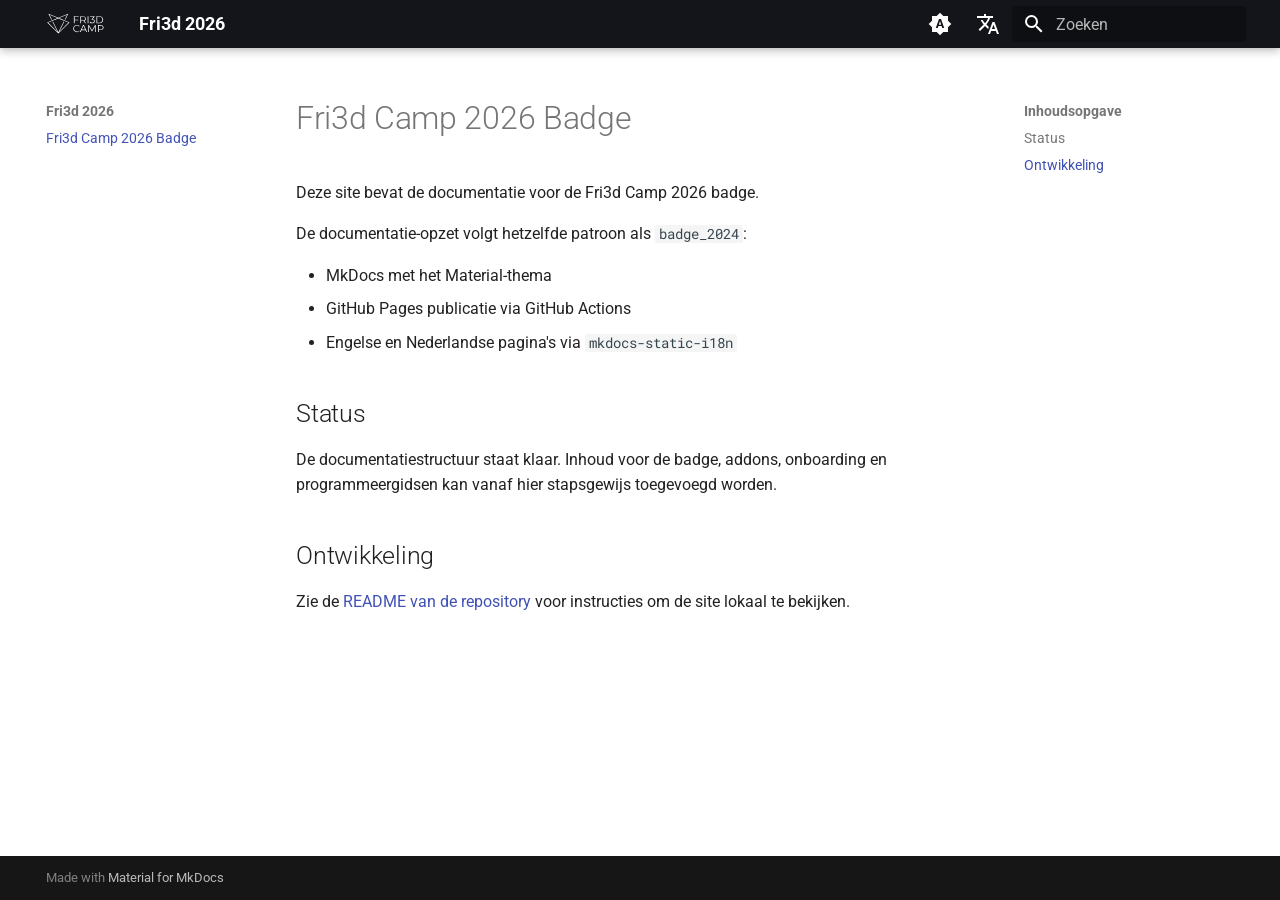
<file: index.html>
<!doctype html>
<html lang="nl" class="no-js">
  <head>
    
      <meta charset="utf-8">
      <meta name="viewport" content="width=device-width,initial-scale=1">
      
      
      
        <link rel="canonical" href="https://fri3dcamp.github.io/badge_2026/">
      
      
      
      
      <link rel="icon" href="assets/favicon-96x96.png">
      <meta name="generator" content="mkdocs-1.6.0, mkdocs-material-9.5.30">
    
    
      
        <title>Fri3d 2026</title>
      
    
    
      <link rel="stylesheet" href="assets/stylesheets/main.3cba04c6.min.css">
      
        
        <link rel="stylesheet" href="assets/stylesheets/palette.06af60db.min.css">
      
      


    
    
      
    
    
      
        
        
        <link rel="preconnect" href="https://fonts.gstatic.com" crossorigin>
        <link rel="stylesheet" href="https://fonts.googleapis.com/css?family=Roboto:300,300i,400,400i,700,700i%7CRoboto+Mono:400,400i,700,700i&display=fallback">
        <style>:root{--md-text-font:"Roboto";--md-code-font:"Roboto Mono"}</style>
      
    
    
    <script>__md_scope=new URL(".",location),__md_hash=e=>[...e].reduce((e,_)=>(e<<5)-e+_.charCodeAt(0),0),__md_get=(e,_=localStorage,t=__md_scope)=>JSON.parse(_.getItem(t.pathname+"."+e)),__md_set=(e,_,t=localStorage,a=__md_scope)=>{try{t.setItem(a.pathname+"."+e,JSON.stringify(_))}catch(e){}}</script>
    
      

    
    
    
  </head>
  
  
    
    
      
    
    
    
    
    <body dir="ltr" data-md-color-scheme="default" data-md-color-primary="indigo" data-md-color-accent="indigo">
  
    
    <input class="md-toggle" data-md-toggle="drawer" type="checkbox" id="__drawer" autocomplete="off">
    <input class="md-toggle" data-md-toggle="search" type="checkbox" id="__search" autocomplete="off">
    <label class="md-overlay" for="__drawer"></label>
    <div data-md-component="skip">
      
        
        <a href="#fri3d-camp-2026-badge" class="md-skip">
          Ga naar inhoud
        </a>
      
    </div>
    <div data-md-component="announce">
      
    </div>
    
    
      

  

<header class="md-header md-header--shadow" data-md-component="header">
  <nav class="md-header__inner md-grid" aria-label="Header">
    <a href="." title="Fri3d 2026" class="md-header__button md-logo" aria-label="Fri3d 2026" data-md-component="logo">
      
  <img src="assets/logo_white.svg" alt="logo">

    </a>
    <label class="md-header__button md-icon" for="__drawer">
      
      <svg xmlns="http://www.w3.org/2000/svg" viewBox="0 0 24 24"><path d="M3 6h18v2H3V6m0 5h18v2H3v-2m0 5h18v2H3v-2Z"/></svg>
    </label>
    <div class="md-header__title" data-md-component="header-title">
      <div class="md-header__ellipsis">
        <div class="md-header__topic">
          <span class="md-ellipsis">
            Fri3d 2026
          </span>
        </div>
        <div class="md-header__topic" data-md-component="header-topic">
          <span class="md-ellipsis">
            
              Fri3d Camp 2026 Badge
            
          </span>
        </div>
      </div>
    </div>
    
      
        <form class="md-header__option" data-md-component="palette">
  
    
    
    
    <input class="md-option" data-md-color-media="(prefers-color-scheme)" data-md-color-scheme="default" data-md-color-primary="indigo" data-md-color-accent="indigo"  aria-label="Switch to light mode"  type="radio" name="__palette" id="__palette_0">
    
      <label class="md-header__button md-icon" title="Switch to light mode" for="__palette_1" hidden>
        <svg xmlns="http://www.w3.org/2000/svg" viewBox="0 0 24 24"><path d="m14.3 16-.7-2h-3.2l-.7 2H7.8L11 7h2l3.2 9h-1.9M20 8.69V4h-4.69L12 .69 8.69 4H4v4.69L.69 12 4 15.31V20h4.69L12 23.31 15.31 20H20v-4.69L23.31 12 20 8.69m-9.15 3.96h2.3L12 9l-1.15 3.65Z"/></svg>
      </label>
    
  
    
    
    
    <input class="md-option" data-md-color-media="(prefers-color-scheme: light)" data-md-color-scheme="default" data-md-color-primary="black" data-md-color-accent="indigo"  aria-label="Switch to dark mode"  type="radio" name="__palette" id="__palette_1">
    
      <label class="md-header__button md-icon" title="Switch to dark mode" for="__palette_2" hidden>
        <svg xmlns="http://www.w3.org/2000/svg" viewBox="0 0 24 24"><path d="M12 8a4 4 0 0 0-4 4 4 4 0 0 0 4 4 4 4 0 0 0 4-4 4 4 0 0 0-4-4m0 10a6 6 0 0 1-6-6 6 6 0 0 1 6-6 6 6 0 0 1 6 6 6 6 0 0 1-6 6m8-9.31V4h-4.69L12 .69 8.69 4H4v4.69L.69 12 4 15.31V20h4.69L12 23.31 15.31 20H20v-4.69L23.31 12 20 8.69Z"/></svg>
      </label>
    
  
    
    
    
    <input class="md-option" data-md-color-media="(prefers-color-scheme: dark)" data-md-color-scheme="slate" data-md-color-primary="black" data-md-color-accent="indigo"  aria-label="Switch to system preference"  type="radio" name="__palette" id="__palette_2">
    
      <label class="md-header__button md-icon" title="Switch to system preference" for="__palette_0" hidden>
        <svg xmlns="http://www.w3.org/2000/svg" viewBox="0 0 24 24"><path d="M12 18c-.89 0-1.74-.2-2.5-.55C11.56 16.5 13 14.42 13 12c0-2.42-1.44-4.5-3.5-5.45C10.26 6.2 11.11 6 12 6a6 6 0 0 1 6 6 6 6 0 0 1-6 6m8-9.31V4h-4.69L12 .69 8.69 4H4v4.69L.69 12 4 15.31V20h4.69L12 23.31 15.31 20H20v-4.69L23.31 12 20 8.69Z"/></svg>
      </label>
    
  
</form>
      
    
    
      <script>var media,input,key,value,palette=__md_get("__palette");if(palette&&palette.color){"(prefers-color-scheme)"===palette.color.media&&(media=matchMedia("(prefers-color-scheme: light)"),input=document.querySelector(media.matches?"[data-md-color-media='(prefers-color-scheme: light)']":"[data-md-color-media='(prefers-color-scheme: dark)']"),palette.color.media=input.getAttribute("data-md-color-media"),palette.color.scheme=input.getAttribute("data-md-color-scheme"),palette.color.primary=input.getAttribute("data-md-color-primary"),palette.color.accent=input.getAttribute("data-md-color-accent"));for([key,value]of Object.entries(palette.color))document.body.setAttribute("data-md-color-"+key,value)}</script>
    
    
      <div class="md-header__option">
  <div class="md-select">
    
    <button class="md-header__button md-icon" aria-label="Selecteer taal">
      <svg xmlns="http://www.w3.org/2000/svg" viewBox="0 0 24 24"><path d="m12.87 15.07-2.54-2.51.03-.03A17.52 17.52 0 0 0 14.07 6H17V4h-7V2H8v2H1v2h11.17C11.5 7.92 10.44 9.75 9 11.35 8.07 10.32 7.3 9.19 6.69 8h-2c.73 1.63 1.73 3.17 2.98 4.56l-5.09 5.02L4 19l5-5 3.11 3.11.76-2.04M18.5 10h-2L12 22h2l1.12-3h4.75L21 22h2l-4.5-12m-2.62 7 1.62-4.33L19.12 17h-3.24Z"/></svg>
    </button>
    <div class="md-select__inner">
      <ul class="md-select__list">
        
          <li class="md-select__item">
            <a href="/badge_2026/en/" hreflang="en" class="md-select__link">
              English
            </a>
          </li>
        
          <li class="md-select__item">
            <a href="/badge_2026/" hreflang="nl" class="md-select__link">
              Nederlands
            </a>
          </li>
        
      </ul>
    </div>
  </div>
</div>
    
    
      <label class="md-header__button md-icon" for="__search">
        
        <svg xmlns="http://www.w3.org/2000/svg" viewBox="0 0 24 24"><path d="M9.5 3A6.5 6.5 0 0 1 16 9.5c0 1.61-.59 3.09-1.56 4.23l.27.27h.79l5 5-1.5 1.5-5-5v-.79l-.27-.27A6.516 6.516 0 0 1 9.5 16 6.5 6.5 0 0 1 3 9.5 6.5 6.5 0 0 1 9.5 3m0 2C7 5 5 7 5 9.5S7 14 9.5 14 14 12 14 9.5 12 5 9.5 5Z"/></svg>
      </label>
      <div class="md-search" data-md-component="search" role="dialog">
  <label class="md-search__overlay" for="__search"></label>
  <div class="md-search__inner" role="search">
    <form class="md-search__form" name="search">
      <input type="text" class="md-search__input" name="query" aria-label="Zoeken" placeholder="Zoeken" autocapitalize="off" autocorrect="off" autocomplete="off" spellcheck="false" data-md-component="search-query" required>
      <label class="md-search__icon md-icon" for="__search">
        
        <svg xmlns="http://www.w3.org/2000/svg" viewBox="0 0 24 24"><path d="M9.5 3A6.5 6.5 0 0 1 16 9.5c0 1.61-.59 3.09-1.56 4.23l.27.27h.79l5 5-1.5 1.5-5-5v-.79l-.27-.27A6.516 6.516 0 0 1 9.5 16 6.5 6.5 0 0 1 3 9.5 6.5 6.5 0 0 1 9.5 3m0 2C7 5 5 7 5 9.5S7 14 9.5 14 14 12 14 9.5 12 5 9.5 5Z"/></svg>
        
        <svg xmlns="http://www.w3.org/2000/svg" viewBox="0 0 24 24"><path d="M20 11v2H8l5.5 5.5-1.42 1.42L4.16 12l7.92-7.92L13.5 5.5 8 11h12Z"/></svg>
      </label>
      <nav class="md-search__options" aria-label="Zoeken">
        
          <a href="javascript:void(0)" class="md-search__icon md-icon" title="Delen" aria-label="Delen" data-clipboard data-clipboard-text="" data-md-component="search-share" tabindex="-1">
            
            <svg xmlns="http://www.w3.org/2000/svg" viewBox="0 0 24 24"><path d="M18 16.08c-.76 0-1.44.3-1.96.77L8.91 12.7c.05-.23.09-.46.09-.7 0-.24-.04-.47-.09-.7l7.05-4.11c.54.5 1.25.81 2.04.81a3 3 0 0 0 3-3 3 3 0 0 0-3-3 3 3 0 0 0-3 3c0 .24.04.47.09.7L8.04 9.81C7.5 9.31 6.79 9 6 9a3 3 0 0 0-3 3 3 3 0 0 0 3 3c.79 0 1.5-.31 2.04-.81l7.12 4.15c-.05.21-.08.43-.08.66 0 1.61 1.31 2.91 2.92 2.91 1.61 0 2.92-1.3 2.92-2.91A2.92 2.92 0 0 0 18 16.08Z"/></svg>
          </a>
        
        <button type="reset" class="md-search__icon md-icon" title="Leegmaken" aria-label="Leegmaken" tabindex="-1">
          
          <svg xmlns="http://www.w3.org/2000/svg" viewBox="0 0 24 24"><path d="M19 6.41 17.59 5 12 10.59 6.41 5 5 6.41 10.59 12 5 17.59 6.41 19 12 13.41 17.59 19 19 17.59 13.41 12 19 6.41Z"/></svg>
        </button>
      </nav>
      
        <div class="md-search__suggest" data-md-component="search-suggest"></div>
      
    </form>
    <div class="md-search__output">
      <div class="md-search__scrollwrap" tabindex="0" data-md-scrollfix>
        <div class="md-search-result" data-md-component="search-result">
          <div class="md-search-result__meta">
            Zoeken initialiseren
          </div>
          <ol class="md-search-result__list" role="presentation"></ol>
        </div>
      </div>
    </div>
  </div>
</div>
    
    
  </nav>
  
</header>
    
    <div class="md-container" data-md-component="container">
      
      
        
          
        
      
      <main class="md-main" data-md-component="main">
        <div class="md-main__inner md-grid">
          
            
              
              <div class="md-sidebar md-sidebar--primary" data-md-component="sidebar" data-md-type="navigation" >
                <div class="md-sidebar__scrollwrap">
                  <div class="md-sidebar__inner">
                    



<nav class="md-nav md-nav--primary" aria-label="Navigatie" data-md-level="0">
  <label class="md-nav__title" for="__drawer">
    <a href="." title="Fri3d 2026" class="md-nav__button md-logo" aria-label="Fri3d 2026" data-md-component="logo">
      
  <img src="assets/logo_white.svg" alt="logo">

    </a>
    Fri3d 2026
  </label>
  
  <ul class="md-nav__list" data-md-scrollfix>
    
      
      
  
  
    
  
  
  
    <li class="md-nav__item md-nav__item--active">
      
      <input class="md-nav__toggle md-toggle" type="checkbox" id="__toc">
      
      
        
      
      
        <label class="md-nav__link md-nav__link--active" for="__toc">
          
  
  <span class="md-ellipsis">
    Fri3d Camp 2026 Badge
  </span>
  

          <span class="md-nav__icon md-icon"></span>
        </label>
      
      <a href="." class="md-nav__link md-nav__link--active">
        
  
  <span class="md-ellipsis">
    Fri3d Camp 2026 Badge
  </span>
  

      </a>
      
        

<nav class="md-nav md-nav--secondary" aria-label="Inhoudsopgave">
  
  
  
    
  
  
    <label class="md-nav__title" for="__toc">
      <span class="md-nav__icon md-icon"></span>
      Inhoudsopgave
    </label>
    <ul class="md-nav__list" data-md-component="toc" data-md-scrollfix>
      
        <li class="md-nav__item">
  <a href="#status" class="md-nav__link">
    <span class="md-ellipsis">
      Status
    </span>
  </a>
  
</li>
      
        <li class="md-nav__item">
  <a href="#ontwikkeling" class="md-nav__link">
    <span class="md-ellipsis">
      Ontwikkeling
    </span>
  </a>
  
</li>
      
    </ul>
  
</nav>
      
    </li>
  

    
  </ul>
</nav>
                  </div>
                </div>
              </div>
            
            
              
              <div class="md-sidebar md-sidebar--secondary" data-md-component="sidebar" data-md-type="toc" >
                <div class="md-sidebar__scrollwrap">
                  <div class="md-sidebar__inner">
                    

<nav class="md-nav md-nav--secondary" aria-label="Inhoudsopgave">
  
  
  
    
  
  
    <label class="md-nav__title" for="__toc">
      <span class="md-nav__icon md-icon"></span>
      Inhoudsopgave
    </label>
    <ul class="md-nav__list" data-md-component="toc" data-md-scrollfix>
      
        <li class="md-nav__item">
  <a href="#status" class="md-nav__link">
    <span class="md-ellipsis">
      Status
    </span>
  </a>
  
</li>
      
        <li class="md-nav__item">
  <a href="#ontwikkeling" class="md-nav__link">
    <span class="md-ellipsis">
      Ontwikkeling
    </span>
  </a>
  
</li>
      
    </ul>
  
</nav>
                  </div>
                </div>
              </div>
            
          
          
            <div class="md-content" data-md-component="content">
              <article class="md-content__inner md-typeset">
                
                  


<h1 id="fri3d-camp-2026-badge">Fri3d Camp 2026 Badge</h1>
<p>Deze site bevat de documentatie voor de Fri3d Camp 2026 badge.</p>
<p>De documentatie-opzet volgt hetzelfde patroon als <code>badge_2024</code>:</p>
<ul>
<li>MkDocs met het Material-thema</li>
<li>GitHub Pages publicatie via GitHub Actions</li>
<li>Engelse en Nederlandse pagina's via <code>mkdocs-static-i18n</code></li>
</ul>
<h2 id="status">Status</h2>
<p>De documentatiestructuur staat klaar. Inhoud voor de badge, addons, onboarding en programmeergidsen kan vanaf hier stapsgewijs toegevoegd worden.</p>
<h2 id="ontwikkeling">Ontwikkeling</h2>
<p>Zie de <a href="https://github.com/fri3dcamp/badge_2026">README van de repository</a> voor instructies om de site lokaal te bekijken.</p>












                
              </article>
            </div>
          
          
<script>var target=document.getElementById(location.hash.slice(1));target&&target.name&&(target.checked=target.name.startsWith("__tabbed_"))</script>
        </div>
        
      </main>
      
        <footer class="md-footer">
  
  <div class="md-footer-meta md-typeset">
    <div class="md-footer-meta__inner md-grid">
      <div class="md-copyright">
  
  
    Made with
    <a href="https://squidfunk.github.io/mkdocs-material/" target="_blank" rel="noopener">
      Material for MkDocs
    </a>
  
</div>
      
    </div>
  </div>
</footer>
      
    </div>
    <div class="md-dialog" data-md-component="dialog">
      <div class="md-dialog__inner md-typeset"></div>
    </div>
    
      <div class="md-progress" data-md-component="progress" role="progressbar"></div>
    
    
    <script id="__config" type="application/json">{"base": ".", "features": ["search.suggest", "search.highlight", "search.share", "navigation.instant", "navigation.instant.prefetch", "navigation.instant.progress", "navigation.tracking", "navigation.indexes", "content.code.copy", "content.code.select", "content.code.annotate"], "search": "assets/javascripts/workers/search.b8dbb3d2.min.js", "translations": {"clipboard.copied": "Gekopieerd naar klembord", "clipboard.copy": "Kopi\u00ebren naar klembord", "search.result.more.one": "1 extra overeenkomst op deze pagina", "search.result.more.other": "# extra overeenkomsten op deze pagina", "search.result.none": "Geen overeenkomende documenten", "search.result.one": "1 overeenkomende document", "search.result.other": "# overeenkomende documenten", "search.result.placeholder": "Typ om te beginnen met zoeken", "search.result.term.missing": "Ontbreekt", "select.version": "Selecteer versie"}}</script>
    
    
      <script src="assets/javascripts/bundle.fe8b6f2b.min.js"></script>
      
    
  </body>
</html>
</file>
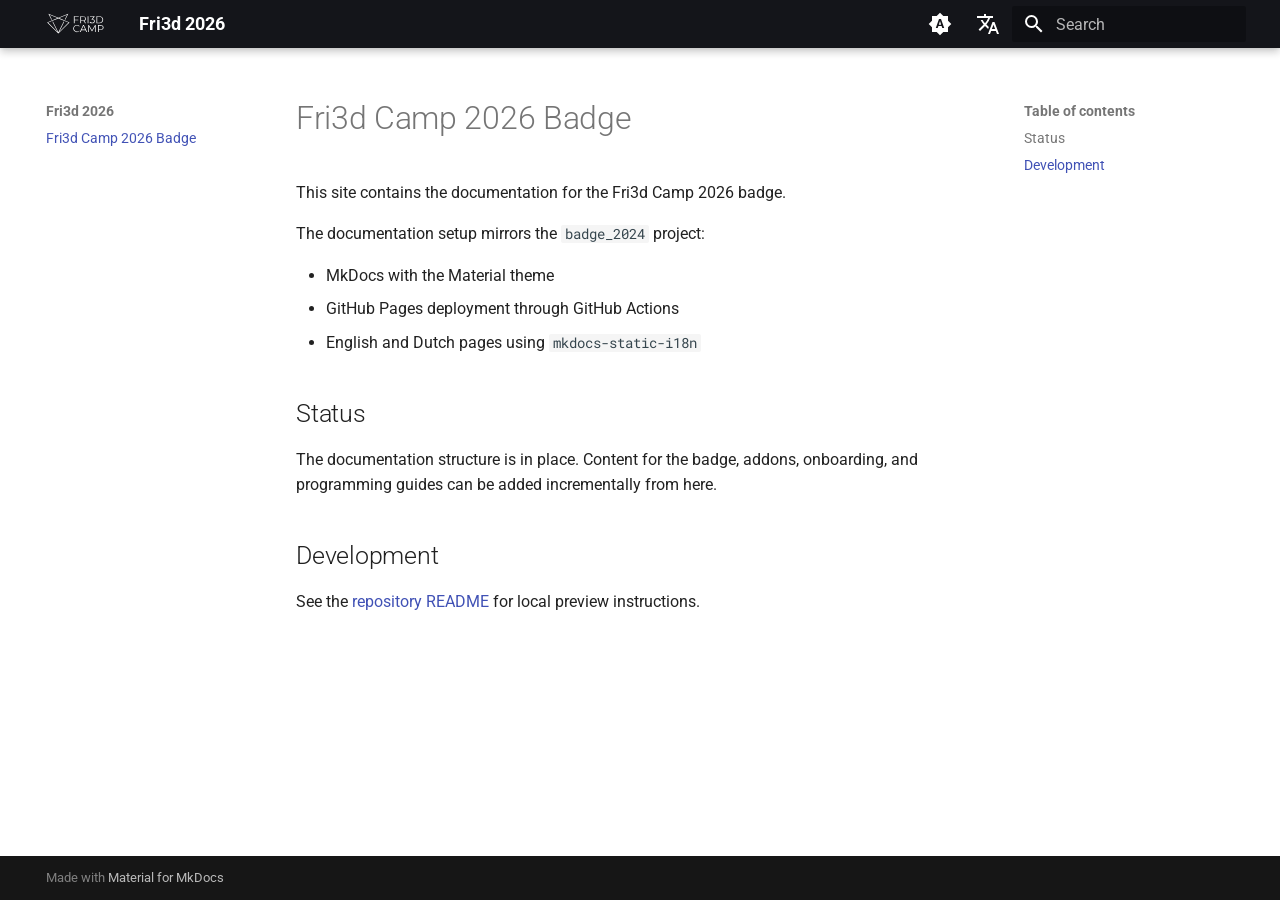
<file: en/index.html>
<!doctype html>
<html lang="en" class="no-js">
  <head>
    
      <meta charset="utf-8">
      <meta name="viewport" content="width=device-width,initial-scale=1">
      
      
      
        <link rel="canonical" href="https://fri3dcamp.github.io/badge_2026/en/">
      
      
      
      
      <link rel="icon" href="../assets/favicon-96x96.png">
      <meta name="generator" content="mkdocs-1.6.0, mkdocs-material-9.5.30">
    
    
      
        <title>Fri3d Camp 2026 Badge - Fri3d 2026</title>
      
    
    
      <link rel="stylesheet" href="../assets/stylesheets/main.3cba04c6.min.css">
      
        
        <link rel="stylesheet" href="../assets/stylesheets/palette.06af60db.min.css">
      
      


    
    
      
    
    
      
        
        
        <link rel="preconnect" href="https://fonts.gstatic.com" crossorigin>
        <link rel="stylesheet" href="https://fonts.googleapis.com/css?family=Roboto:300,300i,400,400i,700,700i%7CRoboto+Mono:400,400i,700,700i&display=fallback">
        <style>:root{--md-text-font:"Roboto";--md-code-font:"Roboto Mono"}</style>
      
    
    
    <script>__md_scope=new URL("..",location),__md_hash=e=>[...e].reduce((e,_)=>(e<<5)-e+_.charCodeAt(0),0),__md_get=(e,_=localStorage,t=__md_scope)=>JSON.parse(_.getItem(t.pathname+"."+e)),__md_set=(e,_,t=localStorage,a=__md_scope)=>{try{t.setItem(a.pathname+"."+e,JSON.stringify(_))}catch(e){}}</script>
    
      

    
    
    
  </head>
  
  
    
    
      
    
    
    
    
    <body dir="ltr" data-md-color-scheme="default" data-md-color-primary="indigo" data-md-color-accent="indigo">
  
    
    <input class="md-toggle" data-md-toggle="drawer" type="checkbox" id="__drawer" autocomplete="off">
    <input class="md-toggle" data-md-toggle="search" type="checkbox" id="__search" autocomplete="off">
    <label class="md-overlay" for="__drawer"></label>
    <div data-md-component="skip">
      
        
        <a href="#fri3d-camp-2026-badge" class="md-skip">
          Skip to content
        </a>
      
    </div>
    <div data-md-component="announce">
      
    </div>
    
    
      

  

<header class="md-header md-header--shadow" data-md-component="header">
  <nav class="md-header__inner md-grid" aria-label="Header">
    <a href="./" title="Fri3d 2026" class="md-header__button md-logo" aria-label="Fri3d 2026" data-md-component="logo">
      
  <img src="../assets/logo_white.svg" alt="logo">

    </a>
    <label class="md-header__button md-icon" for="__drawer">
      
      <svg xmlns="http://www.w3.org/2000/svg" viewBox="0 0 24 24"><path d="M3 6h18v2H3V6m0 5h18v2H3v-2m0 5h18v2H3v-2Z"/></svg>
    </label>
    <div class="md-header__title" data-md-component="header-title">
      <div class="md-header__ellipsis">
        <div class="md-header__topic">
          <span class="md-ellipsis">
            Fri3d 2026
          </span>
        </div>
        <div class="md-header__topic" data-md-component="header-topic">
          <span class="md-ellipsis">
            
              Fri3d Camp 2026 Badge
            
          </span>
        </div>
      </div>
    </div>
    
      
        <form class="md-header__option" data-md-component="palette">
  
    
    
    
    <input class="md-option" data-md-color-media="(prefers-color-scheme)" data-md-color-scheme="default" data-md-color-primary="indigo" data-md-color-accent="indigo"  aria-label="Switch to light mode"  type="radio" name="__palette" id="__palette_0">
    
      <label class="md-header__button md-icon" title="Switch to light mode" for="__palette_1" hidden>
        <svg xmlns="http://www.w3.org/2000/svg" viewBox="0 0 24 24"><path d="m14.3 16-.7-2h-3.2l-.7 2H7.8L11 7h2l3.2 9h-1.9M20 8.69V4h-4.69L12 .69 8.69 4H4v4.69L.69 12 4 15.31V20h4.69L12 23.31 15.31 20H20v-4.69L23.31 12 20 8.69m-9.15 3.96h2.3L12 9l-1.15 3.65Z"/></svg>
      </label>
    
  
    
    
    
    <input class="md-option" data-md-color-media="(prefers-color-scheme: light)" data-md-color-scheme="default" data-md-color-primary="black" data-md-color-accent="indigo"  aria-label="Switch to dark mode"  type="radio" name="__palette" id="__palette_1">
    
      <label class="md-header__button md-icon" title="Switch to dark mode" for="__palette_2" hidden>
        <svg xmlns="http://www.w3.org/2000/svg" viewBox="0 0 24 24"><path d="M12 8a4 4 0 0 0-4 4 4 4 0 0 0 4 4 4 4 0 0 0 4-4 4 4 0 0 0-4-4m0 10a6 6 0 0 1-6-6 6 6 0 0 1 6-6 6 6 0 0 1 6 6 6 6 0 0 1-6 6m8-9.31V4h-4.69L12 .69 8.69 4H4v4.69L.69 12 4 15.31V20h4.69L12 23.31 15.31 20H20v-4.69L23.31 12 20 8.69Z"/></svg>
      </label>
    
  
    
    
    
    <input class="md-option" data-md-color-media="(prefers-color-scheme: dark)" data-md-color-scheme="slate" data-md-color-primary="black" data-md-color-accent="indigo"  aria-label="Switch to system preference"  type="radio" name="__palette" id="__palette_2">
    
      <label class="md-header__button md-icon" title="Switch to system preference" for="__palette_0" hidden>
        <svg xmlns="http://www.w3.org/2000/svg" viewBox="0 0 24 24"><path d="M12 18c-.89 0-1.74-.2-2.5-.55C11.56 16.5 13 14.42 13 12c0-2.42-1.44-4.5-3.5-5.45C10.26 6.2 11.11 6 12 6a6 6 0 0 1 6 6 6 6 0 0 1-6 6m8-9.31V4h-4.69L12 .69 8.69 4H4v4.69L.69 12 4 15.31V20h4.69L12 23.31 15.31 20H20v-4.69L23.31 12 20 8.69Z"/></svg>
      </label>
    
  
</form>
      
    
    
      <script>var media,input,key,value,palette=__md_get("__palette");if(palette&&palette.color){"(prefers-color-scheme)"===palette.color.media&&(media=matchMedia("(prefers-color-scheme: light)"),input=document.querySelector(media.matches?"[data-md-color-media='(prefers-color-scheme: light)']":"[data-md-color-media='(prefers-color-scheme: dark)']"),palette.color.media=input.getAttribute("data-md-color-media"),palette.color.scheme=input.getAttribute("data-md-color-scheme"),palette.color.primary=input.getAttribute("data-md-color-primary"),palette.color.accent=input.getAttribute("data-md-color-accent"));for([key,value]of Object.entries(palette.color))document.body.setAttribute("data-md-color-"+key,value)}</script>
    
    
      <div class="md-header__option">
  <div class="md-select">
    
    <button class="md-header__button md-icon" aria-label="Select language">
      <svg xmlns="http://www.w3.org/2000/svg" viewBox="0 0 24 24"><path d="m12.87 15.07-2.54-2.51.03-.03A17.52 17.52 0 0 0 14.07 6H17V4h-7V2H8v2H1v2h11.17C11.5 7.92 10.44 9.75 9 11.35 8.07 10.32 7.3 9.19 6.69 8h-2c.73 1.63 1.73 3.17 2.98 4.56l-5.09 5.02L4 19l5-5 3.11 3.11.76-2.04M18.5 10h-2L12 22h2l1.12-3h4.75L21 22h2l-4.5-12m-2.62 7 1.62-4.33L19.12 17h-3.24Z"/></svg>
    </button>
    <div class="md-select__inner">
      <ul class="md-select__list">
        
          <li class="md-select__item">
            <a href="/badge_2026/en/" hreflang="en" class="md-select__link">
              English
            </a>
          </li>
        
          <li class="md-select__item">
            <a href="/badge_2026/" hreflang="nl" class="md-select__link">
              Nederlands
            </a>
          </li>
        
      </ul>
    </div>
  </div>
</div>
    
    
      <label class="md-header__button md-icon" for="__search">
        
        <svg xmlns="http://www.w3.org/2000/svg" viewBox="0 0 24 24"><path d="M9.5 3A6.5 6.5 0 0 1 16 9.5c0 1.61-.59 3.09-1.56 4.23l.27.27h.79l5 5-1.5 1.5-5-5v-.79l-.27-.27A6.516 6.516 0 0 1 9.5 16 6.5 6.5 0 0 1 3 9.5 6.5 6.5 0 0 1 9.5 3m0 2C7 5 5 7 5 9.5S7 14 9.5 14 14 12 14 9.5 12 5 9.5 5Z"/></svg>
      </label>
      <div class="md-search" data-md-component="search" role="dialog">
  <label class="md-search__overlay" for="__search"></label>
  <div class="md-search__inner" role="search">
    <form class="md-search__form" name="search">
      <input type="text" class="md-search__input" name="query" aria-label="Search" placeholder="Search" autocapitalize="off" autocorrect="off" autocomplete="off" spellcheck="false" data-md-component="search-query" required>
      <label class="md-search__icon md-icon" for="__search">
        
        <svg xmlns="http://www.w3.org/2000/svg" viewBox="0 0 24 24"><path d="M9.5 3A6.5 6.5 0 0 1 16 9.5c0 1.61-.59 3.09-1.56 4.23l.27.27h.79l5 5-1.5 1.5-5-5v-.79l-.27-.27A6.516 6.516 0 0 1 9.5 16 6.5 6.5 0 0 1 3 9.5 6.5 6.5 0 0 1 9.5 3m0 2C7 5 5 7 5 9.5S7 14 9.5 14 14 12 14 9.5 12 5 9.5 5Z"/></svg>
        
        <svg xmlns="http://www.w3.org/2000/svg" viewBox="0 0 24 24"><path d="M20 11v2H8l5.5 5.5-1.42 1.42L4.16 12l7.92-7.92L13.5 5.5 8 11h12Z"/></svg>
      </label>
      <nav class="md-search__options" aria-label="Search">
        
          <a href="javascript:void(0)" class="md-search__icon md-icon" title="Share" aria-label="Share" data-clipboard data-clipboard-text="" data-md-component="search-share" tabindex="-1">
            
            <svg xmlns="http://www.w3.org/2000/svg" viewBox="0 0 24 24"><path d="M18 16.08c-.76 0-1.44.3-1.96.77L8.91 12.7c.05-.23.09-.46.09-.7 0-.24-.04-.47-.09-.7l7.05-4.11c.54.5 1.25.81 2.04.81a3 3 0 0 0 3-3 3 3 0 0 0-3-3 3 3 0 0 0-3 3c0 .24.04.47.09.7L8.04 9.81C7.5 9.31 6.79 9 6 9a3 3 0 0 0-3 3 3 3 0 0 0 3 3c.79 0 1.5-.31 2.04-.81l7.12 4.15c-.05.21-.08.43-.08.66 0 1.61 1.31 2.91 2.92 2.91 1.61 0 2.92-1.3 2.92-2.91A2.92 2.92 0 0 0 18 16.08Z"/></svg>
          </a>
        
        <button type="reset" class="md-search__icon md-icon" title="Clear" aria-label="Clear" tabindex="-1">
          
          <svg xmlns="http://www.w3.org/2000/svg" viewBox="0 0 24 24"><path d="M19 6.41 17.59 5 12 10.59 6.41 5 5 6.41 10.59 12 5 17.59 6.41 19 12 13.41 17.59 19 19 17.59 13.41 12 19 6.41Z"/></svg>
        </button>
      </nav>
      
        <div class="md-search__suggest" data-md-component="search-suggest"></div>
      
    </form>
    <div class="md-search__output">
      <div class="md-search__scrollwrap" tabindex="0" data-md-scrollfix>
        <div class="md-search-result" data-md-component="search-result">
          <div class="md-search-result__meta">
            Initializing search
          </div>
          <ol class="md-search-result__list" role="presentation"></ol>
        </div>
      </div>
    </div>
  </div>
</div>
    
    
  </nav>
  
</header>
    
    <div class="md-container" data-md-component="container">
      
      
        
          
        
      
      <main class="md-main" data-md-component="main">
        <div class="md-main__inner md-grid">
          
            
              
              <div class="md-sidebar md-sidebar--primary" data-md-component="sidebar" data-md-type="navigation" >
                <div class="md-sidebar__scrollwrap">
                  <div class="md-sidebar__inner">
                    



<nav class="md-nav md-nav--primary" aria-label="Navigation" data-md-level="0">
  <label class="md-nav__title" for="__drawer">
    <a href="./" title="Fri3d 2026" class="md-nav__button md-logo" aria-label="Fri3d 2026" data-md-component="logo">
      
  <img src="../assets/logo_white.svg" alt="logo">

    </a>
    Fri3d 2026
  </label>
  
  <ul class="md-nav__list" data-md-scrollfix>
    
      
      
  
  
    
  
  
  
    <li class="md-nav__item md-nav__item--active">
      
      <input class="md-nav__toggle md-toggle" type="checkbox" id="__toc">
      
      
        
      
      
        <label class="md-nav__link md-nav__link--active" for="__toc">
          
  
  <span class="md-ellipsis">
    Fri3d Camp 2026 Badge
  </span>
  

          <span class="md-nav__icon md-icon"></span>
        </label>
      
      <a href="./" class="md-nav__link md-nav__link--active">
        
  
  <span class="md-ellipsis">
    Fri3d Camp 2026 Badge
  </span>
  

      </a>
      
        

<nav class="md-nav md-nav--secondary" aria-label="Table of contents">
  
  
  
    
  
  
    <label class="md-nav__title" for="__toc">
      <span class="md-nav__icon md-icon"></span>
      Table of contents
    </label>
    <ul class="md-nav__list" data-md-component="toc" data-md-scrollfix>
      
        <li class="md-nav__item">
  <a href="#status" class="md-nav__link">
    <span class="md-ellipsis">
      Status
    </span>
  </a>
  
</li>
      
        <li class="md-nav__item">
  <a href="#development" class="md-nav__link">
    <span class="md-ellipsis">
      Development
    </span>
  </a>
  
</li>
      
    </ul>
  
</nav>
      
    </li>
  

    
  </ul>
</nav>
                  </div>
                </div>
              </div>
            
            
              
              <div class="md-sidebar md-sidebar--secondary" data-md-component="sidebar" data-md-type="toc" >
                <div class="md-sidebar__scrollwrap">
                  <div class="md-sidebar__inner">
                    

<nav class="md-nav md-nav--secondary" aria-label="Table of contents">
  
  
  
    
  
  
    <label class="md-nav__title" for="__toc">
      <span class="md-nav__icon md-icon"></span>
      Table of contents
    </label>
    <ul class="md-nav__list" data-md-component="toc" data-md-scrollfix>
      
        <li class="md-nav__item">
  <a href="#status" class="md-nav__link">
    <span class="md-ellipsis">
      Status
    </span>
  </a>
  
</li>
      
        <li class="md-nav__item">
  <a href="#development" class="md-nav__link">
    <span class="md-ellipsis">
      Development
    </span>
  </a>
  
</li>
      
    </ul>
  
</nav>
                  </div>
                </div>
              </div>
            
          
          
            <div class="md-content" data-md-component="content">
              <article class="md-content__inner md-typeset">
                
                  


<h1 id="fri3d-camp-2026-badge">Fri3d Camp 2026 Badge</h1>
<p>This site contains the documentation for the Fri3d Camp 2026 badge.</p>
<p>The documentation setup mirrors the <code>badge_2024</code> project:</p>
<ul>
<li>MkDocs with the Material theme</li>
<li>GitHub Pages deployment through GitHub Actions</li>
<li>English and Dutch pages using <code>mkdocs-static-i18n</code></li>
</ul>
<h2 id="status">Status</h2>
<p>The documentation structure is in place. Content for the badge, addons, onboarding, and programming guides can be added incrementally from here.</p>
<h2 id="development">Development</h2>
<p>See the <a href="https://github.com/fri3dcamp/badge_2026">repository README</a> for local preview instructions.</p>












                
              </article>
            </div>
          
          
<script>var target=document.getElementById(location.hash.slice(1));target&&target.name&&(target.checked=target.name.startsWith("__tabbed_"))</script>
        </div>
        
      </main>
      
        <footer class="md-footer">
  
  <div class="md-footer-meta md-typeset">
    <div class="md-footer-meta__inner md-grid">
      <div class="md-copyright">
  
  
    Made with
    <a href="https://squidfunk.github.io/mkdocs-material/" target="_blank" rel="noopener">
      Material for MkDocs
    </a>
  
</div>
      
    </div>
  </div>
</footer>
      
    </div>
    <div class="md-dialog" data-md-component="dialog">
      <div class="md-dialog__inner md-typeset"></div>
    </div>
    
      <div class="md-progress" data-md-component="progress" role="progressbar"></div>
    
    
    <script id="__config" type="application/json">{"base": "..", "features": ["search.suggest", "search.highlight", "search.share", "navigation.instant", "navigation.instant.prefetch", "navigation.instant.progress", "navigation.tracking", "navigation.indexes", "content.code.copy", "content.code.select", "content.code.annotate"], "search": "../assets/javascripts/workers/search.b8dbb3d2.min.js", "translations": {"clipboard.copied": "Copied to clipboard", "clipboard.copy": "Copy to clipboard", "search.result.more.one": "1 more on this page", "search.result.more.other": "# more on this page", "search.result.none": "No matching documents", "search.result.one": "1 matching document", "search.result.other": "# matching documents", "search.result.placeholder": "Type to start searching", "search.result.term.missing": "Missing", "select.version": "Select version"}}</script>
    
    
      <script src="../assets/javascripts/bundle.fe8b6f2b.min.js"></script>
      
    
  </body>
</html>
</file>
<file: assets/stylesheets/main.3cba04c6.min.css>
@charset "UTF-8";html{-webkit-text-size-adjust:none;-moz-text-size-adjust:none;text-size-adjust:none;box-sizing:border-box}*,:after,:before{box-sizing:inherit}@media (prefers-reduced-motion){*,:after,:before{transition:none!important}}body{margin:0}a,button,input,label{-webkit-tap-highlight-color:transparent}a{color:inherit;text-decoration:none}hr{border:0;box-sizing:initial;display:block;height:.05rem;overflow:visible;padding:0}small{font-size:80%}sub,sup{line-height:1em}img{border-style:none}table{border-collapse:initial;border-spacing:0}td,th{font-weight:400;vertical-align:top}button{background:#0000;border:0;font-family:inherit;font-size:inherit;margin:0;padding:0}input{border:0;outline:none}:root{--md-primary-fg-color:#4051b5;--md-primary-fg-color--light:#5d6cc0;--md-primary-fg-color--dark:#303fa1;--md-primary-bg-color:#fff;--md-primary-bg-color--light:#ffffffb3;--md-accent-fg-color:#526cfe;--md-accent-fg-color--transparent:#526cfe1a;--md-accent-bg-color:#fff;--md-accent-bg-color--light:#ffffffb3}[data-md-color-scheme=default]{color-scheme:light}[data-md-color-scheme=default] img[src$="#gh-dark-mode-only"],[data-md-color-scheme=default] img[src$="#only-dark"]{display:none}:root,[data-md-color-scheme=default]{--md-hue:225deg;--md-default-fg-color:#000000de;--md-default-fg-color--light:#0000008a;--md-default-fg-color--lighter:#00000052;--md-default-fg-color--lightest:#00000012;--md-default-bg-color:#fff;--md-default-bg-color--light:#ffffffb3;--md-default-bg-color--lighter:#ffffff4d;--md-default-bg-color--lightest:#ffffff1f;--md-code-fg-color:#36464e;--md-code-bg-color:#f5f5f5;--md-code-hl-color:#4287ff;--md-code-hl-color--light:#4287ff1a;--md-code-hl-number-color:#d52a2a;--md-code-hl-special-color:#db1457;--md-code-hl-function-color:#a846b9;--md-code-hl-constant-color:#6e59d9;--md-code-hl-keyword-color:#3f6ec6;--md-code-hl-string-color:#1c7d4d;--md-code-hl-name-color:var(--md-code-fg-color);--md-code-hl-operator-color:var(--md-default-fg-color--light);--md-code-hl-punctuation-color:var(--md-default-fg-color--light);--md-code-hl-comment-color:var(--md-default-fg-color--light);--md-code-hl-generic-color:var(--md-default-fg-color--light);--md-code-hl-variable-color:var(--md-default-fg-color--light);--md-typeset-color:var(--md-default-fg-color);--md-typeset-a-color:var(--md-primary-fg-color);--md-typeset-del-color:#f5503d26;--md-typeset-ins-color:#0bd57026;--md-typeset-kbd-color:#fafafa;--md-typeset-kbd-accent-color:#fff;--md-typeset-kbd-border-color:#b8b8b8;--md-typeset-mark-color:#ffff0080;--md-typeset-table-color:#0000001f;--md-typeset-table-color--light:rgba(0,0,0,.035);--md-admonition-fg-color:var(--md-default-fg-color);--md-admonition-bg-color:var(--md-default-bg-color);--md-warning-fg-color:#000000de;--md-warning-bg-color:#ff9;--md-footer-fg-color:#fff;--md-footer-fg-color--light:#ffffffb3;--md-footer-fg-color--lighter:#ffffff73;--md-footer-bg-color:#000000de;--md-footer-bg-color--dark:#00000052;--md-shadow-z1:0 0.2rem 0.5rem #0000000d,0 0 0.05rem #0000001a;--md-shadow-z2:0 0.2rem 0.5rem #0000001a,0 0 0.05rem #00000040;--md-shadow-z3:0 0.2rem 0.5rem #0003,0 0 0.05rem #00000059}.md-icon svg{fill:currentcolor;display:block;height:1.2rem;width:1.2rem}body{-webkit-font-smoothing:antialiased;-moz-osx-font-smoothing:grayscale;--md-text-font-family:var(--md-text-font,_),-apple-system,BlinkMacSystemFont,Helvetica,Arial,sans-serif;--md-code-font-family:var(--md-code-font,_),SFMono-Regular,Consolas,Menlo,monospace}aside,body,input{font-feature-settings:"kern","liga";color:var(--md-typeset-color);font-family:var(--md-text-font-family)}code,kbd,pre{font-feature-settings:"kern";font-family:var(--md-code-font-family)}:root{--md-typeset-table-sort-icon:url('data:image/svg+xml;charset=utf-8,<svg xmlns="http://www.w3.org/2000/svg" viewBox="0 0 24 24"><path d="m18 21-4-4h3V7h-3l4-4 4 4h-3v10h3M2 19v-2h10v2M2 13v-2h7v2M2 7V5h4v2H2Z"/></svg>');--md-typeset-table-sort-icon--asc:url('data:image/svg+xml;charset=utf-8,<svg xmlns="http://www.w3.org/2000/svg" viewBox="0 0 24 24"><path d="M19 17h3l-4 4-4-4h3V3h2M2 17h10v2H2M6 5v2H2V5m0 6h7v2H2v-2Z"/></svg>');--md-typeset-table-sort-icon--desc:url('data:image/svg+xml;charset=utf-8,<svg xmlns="http://www.w3.org/2000/svg" viewBox="0 0 24 24"><path d="M19 7h3l-4-4-4 4h3v14h2M2 17h10v2H2M6 5v2H2V5m0 6h7v2H2v-2Z"/></svg>')}.md-typeset{-webkit-print-color-adjust:exact;color-adjust:exact;font-size:.8rem;line-height:1.6}@media print{.md-typeset{font-size:.68rem}}.md-typeset blockquote,.md-typeset dl,.md-typeset figure,.md-typeset ol,.md-typeset pre,.md-typeset ul{margin-bottom:1em;margin-top:1em}.md-typeset h1{color:var(--md-default-fg-color--light);font-size:2em;line-height:1.3;margin:0 0 1.25em}.md-typeset h1,.md-typeset h2{font-weight:300;letter-spacing:-.01em}.md-typeset h2{font-size:1.5625em;line-height:1.4;margin:1.6em 0 .64em}.md-typeset h3{font-size:1.25em;font-weight:400;letter-spacing:-.01em;line-height:1.5;margin:1.6em 0 .8em}.md-typeset h2+h3{margin-top:.8em}.md-typeset h4{font-weight:700;letter-spacing:-.01em;margin:1em 0}.md-typeset h5,.md-typeset h6{color:var(--md-default-fg-color--light);font-size:.8em;font-weight:700;letter-spacing:-.01em;margin:1.25em 0}.md-typeset h5{text-transform:uppercase}.md-typeset hr{border-bottom:.05rem solid var(--md-default-fg-color--lightest);display:flow-root;margin:1.5em 0}.md-typeset a{color:var(--md-typeset-a-color);word-break:break-word}.md-typeset a,.md-typeset a:before{transition:color 125ms}.md-typeset a:focus,.md-typeset a:hover{color:var(--md-accent-fg-color)}.md-typeset a:focus code,.md-typeset a:hover code{background-color:var(--md-accent-fg-color--transparent)}.md-typeset a code{color:currentcolor;transition:background-color 125ms}.md-typeset a.focus-visible{outline-color:var(--md-accent-fg-color);outline-offset:.2rem}.md-typeset code,.md-typeset kbd,.md-typeset pre{color:var(--md-code-fg-color);direction:ltr;font-variant-ligatures:none}@media print{.md-typeset code,.md-typeset kbd,.md-typeset pre{white-space:pre-wrap}}.md-typeset code{background-color:var(--md-code-bg-color);border-radius:.1rem;-webkit-box-decoration-break:clone;box-decoration-break:clone;font-size:.85em;padding:0 .2941176471em;word-break:break-word}.md-typeset code:not(.focus-visible){-webkit-tap-highlight-color:transparent;outline:none}.md-typeset pre{display:flow-root;line-height:1.4;position:relative}.md-typeset pre>code{-webkit-box-decoration-break:slice;box-decoration-break:slice;box-shadow:none;display:block;margin:0;outline-color:var(--md-accent-fg-color);overflow:auto;padding:.7720588235em 1.1764705882em;scrollbar-color:var(--md-default-fg-color--lighter) #0000;scrollbar-width:thin;touch-action:auto;word-break:normal}.md-typeset pre>code:hover{scrollbar-color:var(--md-accent-fg-color) #0000}.md-typeset pre>code::-webkit-scrollbar{height:.2rem;width:.2rem}.md-typeset pre>code::-webkit-scrollbar-thumb{background-color:var(--md-default-fg-color--lighter)}.md-typeset pre>code::-webkit-scrollbar-thumb:hover{background-color:var(--md-accent-fg-color)}.md-typeset kbd{background-color:var(--md-typeset-kbd-color);border-radius:.1rem;box-shadow:0 .1rem 0 .05rem var(--md-typeset-kbd-border-color),0 .1rem 0 var(--md-typeset-kbd-border-color),0 -.1rem .2rem var(--md-typeset-kbd-accent-color) inset;color:var(--md-default-fg-color);display:inline-block;font-size:.75em;padding:0 .6666666667em;vertical-align:text-top;word-break:break-word}.md-typeset mark{background-color:var(--md-typeset-mark-color);-webkit-box-decoration-break:clone;box-decoration-break:clone;color:inherit;word-break:break-word}.md-typeset abbr{border-bottom:.05rem dotted var(--md-default-fg-color--light);cursor:help;text-decoration:none}.md-typeset small{opacity:.75}[dir=ltr] .md-typeset sub,[dir=ltr] .md-typeset sup{margin-left:.078125em}[dir=rtl] .md-typeset sub,[dir=rtl] .md-typeset sup{margin-right:.078125em}[dir=ltr] .md-typeset blockquote{padding-left:.6rem}[dir=rtl] .md-typeset blockquote{padding-right:.6rem}[dir=ltr] .md-typeset blockquote{border-left:.2rem solid var(--md-default-fg-color--lighter)}[dir=rtl] .md-typeset blockquote{border-right:.2rem solid var(--md-default-fg-color--lighter)}.md-typeset blockquote{color:var(--md-default-fg-color--light);margin-left:0;margin-right:0}.md-typeset ul{list-style-type:disc}[dir=ltr] .md-typeset ol,[dir=ltr] .md-typeset ul{margin-left:.625em}[dir=rtl] .md-typeset ol,[dir=rtl] .md-typeset ul{margin-right:.625em}.md-typeset ol,.md-typeset ul{padding:0}.md-typeset ol:not([hidden]),.md-typeset ul:not([hidden]){display:flow-root}.md-typeset ol ol,.md-typeset ul ol{list-style-type:lower-alpha}.md-typeset ol ol ol,.md-typeset ul ol ol{list-style-type:lower-roman}[dir=ltr] .md-typeset ol li,[dir=ltr] .md-typeset ul li{margin-left:1.25em}[dir=rtl] .md-typeset ol li,[dir=rtl] .md-typeset ul li{margin-right:1.25em}.md-typeset ol li,.md-typeset ul li{margin-bottom:.5em}.md-typeset ol li blockquote,.md-typeset ol li p,.md-typeset ul li blockquote,.md-typeset ul li p{margin:.5em 0}.md-typeset ol li:last-child,.md-typeset ul li:last-child{margin-bottom:0}[dir=ltr] .md-typeset ol li ol,[dir=ltr] .md-typeset ol li ul,[dir=ltr] .md-typeset ul li ol,[dir=ltr] .md-typeset ul li ul{margin-left:.625em}[dir=rtl] .md-typeset ol li ol,[dir=rtl] .md-typeset ol li ul,[dir=rtl] .md-typeset ul li ol,[dir=rtl] .md-typeset ul li ul{margin-right:.625em}.md-typeset ol li ol,.md-typeset ol li ul,.md-typeset ul li ol,.md-typeset ul li ul{margin-bottom:.5em;margin-top:.5em}[dir=ltr] .md-typeset dd{margin-left:1.875em}[dir=rtl] .md-typeset dd{margin-right:1.875em}.md-typeset dd{margin-bottom:1.5em;margin-top:1em}.md-typeset img,.md-typeset svg,.md-typeset video{height:auto;max-width:100%}.md-typeset img[align=left]{margin:1em 1em 1em 0}.md-typeset img[align=right]{margin:1em 0 1em 1em}.md-typeset img[align]:only-child{margin-top:0}.md-typeset figure{display:flow-root;margin:1em auto;max-width:100%;text-align:center;width:-moz-fit-content;width:fit-content}.md-typeset figure img{display:block;margin:0 auto}.md-typeset figcaption{font-style:italic;margin:1em auto;max-width:24rem}.md-typeset iframe{max-width:100%}.md-typeset table:not([class]){background-color:var(--md-default-bg-color);border:.05rem solid var(--md-typeset-table-color);border-radius:.1rem;display:inline-block;font-size:.64rem;max-width:100%;overflow:auto;touch-action:auto}@media print{.md-typeset table:not([class]){display:table}}.md-typeset table:not([class])+*{margin-top:1.5em}.md-typeset table:not([class]) td>:first-child,.md-typeset table:not([class]) th>:first-child{margin-top:0}.md-typeset table:not([class]) td>:last-child,.md-typeset table:not([class]) th>:last-child{margin-bottom:0}.md-typeset table:not([class]) td:not([align]),.md-typeset table:not([class]) th:not([align]){text-align:left}[dir=rtl] .md-typeset table:not([class]) td:not([align]),[dir=rtl] .md-typeset table:not([class]) th:not([align]){text-align:right}.md-typeset table:not([class]) th{font-weight:700;min-width:5rem;padding:.9375em 1.25em;vertical-align:top}.md-typeset table:not([class]) td{border-top:.05rem solid var(--md-typeset-table-color);padding:.9375em 1.25em;vertical-align:top}.md-typeset table:not([class]) tbody tr{transition:background-color 125ms}.md-typeset table:not([class]) tbody tr:hover{background-color:var(--md-typeset-table-color--light);box-shadow:0 .05rem 0 var(--md-default-bg-color) inset}.md-typeset table:not([class]) a{word-break:normal}.md-typeset table th[role=columnheader]{cursor:pointer}[dir=ltr] .md-typeset table th[role=columnheader]:after{margin-left:.5em}[dir=rtl] .md-typeset table th[role=columnheader]:after{margin-right:.5em}.md-typeset table th[role=columnheader]:after{content:"";display:inline-block;height:1.2em;-webkit-mask-image:var(--md-typeset-table-sort-icon);mask-image:var(--md-typeset-table-sort-icon);-webkit-mask-repeat:no-repeat;mask-repeat:no-repeat;-webkit-mask-size:contain;mask-size:contain;transition:background-color 125ms;vertical-align:text-bottom;width:1.2em}.md-typeset table th[role=columnheader]:hover:after{background-color:var(--md-default-fg-color--lighter)}.md-typeset table th[role=columnheader][aria-sort=ascending]:after{background-color:var(--md-default-fg-color--light);-webkit-mask-image:var(--md-typeset-table-sort-icon--asc);mask-image:var(--md-typeset-table-sort-icon--asc)}.md-typeset table th[role=columnheader][aria-sort=descending]:after{background-color:var(--md-default-fg-color--light);-webkit-mask-image:var(--md-typeset-table-sort-icon--desc);mask-image:var(--md-typeset-table-sort-icon--desc)}.md-typeset__scrollwrap{margin:1em -.8rem;overflow-x:auto;touch-action:auto}.md-typeset__table{display:inline-block;margin-bottom:.5em;padding:0 .8rem}@media print{.md-typeset__table{display:block}}html .md-typeset__table table{display:table;margin:0;overflow:hidden;width:100%}@media screen and (max-width:44.984375em){.md-content__inner>pre{margin:1em -.8rem}.md-content__inner>pre code{border-radius:0}}.md-typeset .md-author{border-radius:100%;display:block;flex-shrink:0;height:1.6rem;overflow:hidden;position:relative;transition:color 125ms,transform 125ms;width:1.6rem}.md-typeset .md-author img{display:block}.md-typeset .md-author--more{background:var(--md-default-fg-color--lightest);color:var(--md-default-fg-color--lighter);font-size:.6rem;font-weight:700;line-height:1.6rem;text-align:center}.md-typeset .md-author--long{height:2.4rem;width:2.4rem}.md-typeset a.md-author{transform:scale(1)}.md-typeset a.md-author img{border-radius:100%;filter:grayscale(100%) opacity(75%);transition:filter 125ms}.md-typeset a.md-author:focus,.md-typeset a.md-author:hover{transform:scale(1.1);z-index:1}.md-typeset a.md-author:focus img,.md-typeset a.md-author:hover img{filter:grayscale(0)}.md-banner{background-color:var(--md-footer-bg-color);color:var(--md-footer-fg-color);overflow:auto}@media print{.md-banner{display:none}}.md-banner--warning{background-color:var(--md-warning-bg-color);color:var(--md-warning-fg-color)}.md-banner__inner{font-size:.7rem;margin:.6rem auto;padding:0 .8rem}[dir=ltr] .md-banner__button{float:right}[dir=rtl] .md-banner__button{float:left}.md-banner__button{color:inherit;cursor:pointer;transition:opacity .25s}.no-js .md-banner__button{display:none}.md-banner__button:hover{opacity:.7}html{font-size:125%;height:100%;overflow-x:hidden}@media screen and (min-width:100em){html{font-size:137.5%}}@media screen and (min-width:125em){html{font-size:150%}}body{background-color:var(--md-default-bg-color);display:flex;flex-direction:column;font-size:.5rem;min-height:100%;position:relative;width:100%}@media print{body{display:block}}@media screen and (max-width:59.984375em){body[data-md-scrolllock]{position:fixed}}.md-grid{margin-left:auto;margin-right:auto;max-width:61rem}.md-container{display:flex;flex-direction:column;flex-grow:1}@media print{.md-container{display:block}}.md-main{flex-grow:1}.md-main__inner{display:flex;height:100%;margin-top:1.5rem}.md-ellipsis{overflow:hidden;text-overflow:ellipsis}.md-toggle{display:none}.md-option{height:0;opacity:0;position:absolute;width:0}.md-option:checked+label:not([hidden]){display:block}.md-option.focus-visible+label{outline-color:var(--md-accent-fg-color);outline-style:auto}.md-skip{background-color:var(--md-default-fg-color);border-radius:.1rem;color:var(--md-default-bg-color);font-size:.64rem;margin:.5rem;opacity:0;outline-color:var(--md-accent-fg-color);padding:.3rem .5rem;position:fixed;transform:translateY(.4rem);z-index:-1}.md-skip:focus{opacity:1;transform:translateY(0);transition:transform .25s cubic-bezier(.4,0,.2,1),opacity 175ms 75ms;z-index:10}@page{margin:25mm}:root{--md-clipboard-icon:url('data:image/svg+xml;charset=utf-8,<svg xmlns="http://www.w3.org/2000/svg" viewBox="0 0 24 24"><path d="M19 21H8V7h11m0-2H8a2 2 0 0 0-2 2v14a2 2 0 0 0 2 2h11a2 2 0 0 0 2-2V7a2 2 0 0 0-2-2m-3-4H4a2 2 0 0 0-2 2v14h2V3h12V1Z"/></svg>')}.md-clipboard{border-radius:.1rem;color:var(--md-default-fg-color--lightest);cursor:pointer;height:1.5em;outline-color:var(--md-accent-fg-color);outline-offset:.1rem;position:absolute;right:.5em;top:.5em;transition:color .25s;width:1.5em;z-index:1}@media print{.md-clipboard{display:none}}.md-clipboard:not(.focus-visible){-webkit-tap-highlight-color:transparent;outline:none}:hover>.md-clipboard{color:var(--md-default-fg-color--light)}.md-clipboard:focus,.md-clipboard:hover{color:var(--md-accent-fg-color)}.md-clipboard:after{background-color:currentcolor;content:"";display:block;height:1.125em;margin:0 auto;-webkit-mask-image:var(--md-clipboard-icon);mask-image:var(--md-clipboard-icon);-webkit-mask-position:center;mask-position:center;-webkit-mask-repeat:no-repeat;mask-repeat:no-repeat;-webkit-mask-size:contain;mask-size:contain;width:1.125em}.md-clipboard--inline{cursor:pointer}.md-clipboard--inline code{transition:color .25s,background-color .25s}.md-clipboard--inline:focus code,.md-clipboard--inline:hover code{background-color:var(--md-accent-fg-color--transparent);color:var(--md-accent-fg-color)}.md-typeset .md-code__content{display:grid}@keyframes consent{0%{opacity:0;transform:translateY(100%)}to{opacity:1;transform:translateY(0)}}@keyframes overlay{0%{opacity:0}to{opacity:1}}.md-consent__overlay{animation:overlay .25s both;-webkit-backdrop-filter:blur(.1rem);backdrop-filter:blur(.1rem);background-color:#0000008a;height:100%;opacity:1;position:fixed;top:0;width:100%;z-index:5}.md-consent__inner{animation:consent .5s cubic-bezier(.1,.7,.1,1) both;background-color:var(--md-default-bg-color);border:0;border-radius:.1rem;bottom:0;box-shadow:0 0 .2rem #0000001a,0 .2rem .4rem #0003;max-height:100%;overflow:auto;padding:0;position:fixed;width:100%;z-index:5}.md-consent__form{padding:.8rem}.md-consent__settings{display:none;margin:1em 0}input:checked+.md-consent__settings{display:block}.md-consent__controls{margin-bottom:.8rem}.md-typeset .md-consent__controls .md-button{display:inline}@media screen and (max-width:44.984375em){.md-typeset .md-consent__controls .md-button{display:block;margin-top:.4rem;text-align:center;width:100%}}.md-consent label{cursor:pointer}.md-content{flex-grow:1;min-width:0}.md-content__inner{margin:0 .8rem 1.2rem;padding-top:.6rem}@media screen and (min-width:76.25em){[dir=ltr] .md-sidebar--primary:not([hidden])~.md-content>.md-content__inner{margin-left:1.2rem}[dir=ltr] .md-sidebar--secondary:not([hidden])~.md-content>.md-content__inner,[dir=rtl] .md-sidebar--primary:not([hidden])~.md-content>.md-content__inner{margin-right:1.2rem}[dir=rtl] .md-sidebar--secondary:not([hidden])~.md-content>.md-content__inner{margin-left:1.2rem}}.md-content__inner:before{content:"";display:block;height:.4rem}.md-content__inner>:last-child{margin-bottom:0}[dir=ltr] .md-content__button{float:right}[dir=rtl] .md-content__button{float:left}[dir=ltr] .md-content__button{margin-left:.4rem}[dir=rtl] .md-content__button{margin-right:.4rem}.md-content__button{margin:.4rem 0;padding:0}@media print{.md-content__button{display:none}}.md-typeset .md-content__button{color:var(--md-default-fg-color--lighter)}.md-content__button svg{display:inline;vertical-align:top}[dir=rtl] .md-content__button svg{transform:scaleX(-1)}[dir=ltr] .md-dialog{right:.8rem}[dir=rtl] .md-dialog{left:.8rem}.md-dialog{background-color:var(--md-default-fg-color);border-radius:.1rem;bottom:.8rem;box-shadow:var(--md-shadow-z3);min-width:11.1rem;opacity:0;padding:.4rem .6rem;pointer-events:none;position:fixed;transform:translateY(100%);transition:transform 0ms .4s,opacity .4s;z-index:4}@media print{.md-dialog{display:none}}.md-dialog--active{opacity:1;pointer-events:auto;transform:translateY(0);transition:transform .4s cubic-bezier(.075,.85,.175,1),opacity .4s}.md-dialog__inner{color:var(--md-default-bg-color);font-size:.7rem}.md-feedback{margin:2em 0 1em;text-align:center}.md-feedback fieldset{border:none;margin:0;padding:0}.md-feedback__title{font-weight:700;margin:1em auto}.md-feedback__inner{position:relative}.md-feedback__list{display:flex;flex-wrap:wrap;place-content:baseline center;position:relative}.md-feedback__list:hover .md-icon:not(:disabled){color:var(--md-default-fg-color--lighter)}:disabled .md-feedback__list{min-height:1.8rem}.md-feedback__icon{color:var(--md-default-fg-color--light);cursor:pointer;flex-shrink:0;margin:0 .1rem;transition:color 125ms}.md-feedback__icon:not(:disabled).md-icon:hover{color:var(--md-accent-fg-color)}.md-feedback__icon:disabled{color:var(--md-default-fg-color--lightest);pointer-events:none}.md-feedback__note{opacity:0;position:relative;transform:translateY(.4rem);transition:transform .4s cubic-bezier(.1,.7,.1,1),opacity .15s}.md-feedback__note>*{margin:0 auto;max-width:16rem}:disabled .md-feedback__note{opacity:1;transform:translateY(0)}.md-footer{background-color:var(--md-footer-bg-color);color:var(--md-footer-fg-color)}@media print{.md-footer{display:none}}.md-footer__inner{justify-content:space-between;overflow:auto;padding:.2rem}.md-footer__inner:not([hidden]){display:flex}.md-footer__link{align-items:end;display:flex;flex-grow:0.01;margin-bottom:.4rem;margin-top:1rem;max-width:100%;outline-color:var(--md-accent-fg-color);overflow:hidden;transition:opacity .25s}.md-footer__link:focus,.md-footer__link:hover{opacity:.7}[dir=rtl] .md-footer__link svg{transform:scaleX(-1)}@media screen and (max-width:44.984375em){.md-footer__link--prev{flex-shrink:0}.md-footer__link--prev .md-footer__title{display:none}}[dir=ltr] .md-footer__link--next{margin-left:auto}[dir=rtl] .md-footer__link--next{margin-right:auto}.md-footer__link--next{text-align:right}[dir=rtl] .md-footer__link--next{text-align:left}.md-footer__title{flex-grow:1;font-size:.9rem;margin-bottom:.7rem;max-width:calc(100% - 2.4rem);padding:0 1rem;white-space:nowrap}.md-footer__button{margin:.2rem;padding:.4rem}.md-footer__direction{font-size:.64rem;opacity:.7}.md-footer-meta{background-color:var(--md-footer-bg-color--dark)}.md-footer-meta__inner{display:flex;flex-wrap:wrap;justify-content:space-between;padding:.2rem}html .md-footer-meta.md-typeset a{color:var(--md-footer-fg-color--light)}html .md-footer-meta.md-typeset a:focus,html .md-footer-meta.md-typeset a:hover{color:var(--md-footer-fg-color)}.md-copyright{color:var(--md-footer-fg-color--lighter);font-size:.64rem;margin:auto .6rem;padding:.4rem 0;width:100%}@media screen and (min-width:45em){.md-copyright{width:auto}}.md-copyright__highlight{color:var(--md-footer-fg-color--light)}.md-social{display:inline-flex;gap:.2rem;margin:0 .4rem;padding:.2rem 0 .6rem}@media screen and (min-width:45em){.md-social{padding:.6rem 0}}.md-social__link{display:inline-block;height:1.6rem;text-align:center;width:1.6rem}.md-social__link:before{line-height:1.9}.md-social__link svg{fill:currentcolor;max-height:.8rem;vertical-align:-25%}.md-typeset .md-button{border:.1rem solid;border-radius:.1rem;color:var(--md-primary-fg-color);cursor:pointer;display:inline-block;font-weight:700;padding:.625em 2em;transition:color 125ms,background-color 125ms,border-color 125ms}.md-typeset .md-button--primary{background-color:var(--md-primary-fg-color);border-color:var(--md-primary-fg-color);color:var(--md-primary-bg-color)}.md-typeset .md-button:focus,.md-typeset .md-button:hover{background-color:var(--md-accent-fg-color);border-color:var(--md-accent-fg-color);color:var(--md-accent-bg-color)}[dir=ltr] .md-typeset .md-input{border-top-left-radius:.1rem}[dir=ltr] .md-typeset .md-input,[dir=rtl] .md-typeset .md-input{border-top-right-radius:.1rem}[dir=rtl] .md-typeset .md-input{border-top-left-radius:.1rem}.md-typeset .md-input{border-bottom:.1rem solid var(--md-default-fg-color--lighter);box-shadow:var(--md-shadow-z1);font-size:.8rem;height:1.8rem;padding:0 .6rem;transition:border .25s,box-shadow .25s}.md-typeset .md-input:focus,.md-typeset .md-input:hover{border-bottom-color:var(--md-accent-fg-color);box-shadow:var(--md-shadow-z2)}.md-typeset .md-input--stretch{width:100%}.md-header{background-color:var(--md-primary-fg-color);box-shadow:0 0 .2rem #0000,0 .2rem .4rem #0000;color:var(--md-primary-bg-color);display:block;left:0;position:sticky;right:0;top:0;z-index:4}@media print{.md-header{display:none}}.md-header[hidden]{transform:translateY(-100%);transition:transform .25s cubic-bezier(.8,0,.6,1),box-shadow .25s}.md-header--shadow{box-shadow:0 0 .2rem #0000001a,0 .2rem .4rem #0003;transition:transform .25s cubic-bezier(.1,.7,.1,1),box-shadow .25s}.md-header__inner{align-items:center;display:flex;padding:0 .2rem}.md-header__button{color:currentcolor;cursor:pointer;margin:.2rem;outline-color:var(--md-accent-fg-color);padding:.4rem;position:relative;transition:opacity .25s;vertical-align:middle;z-index:1}.md-header__button:hover{opacity:.7}.md-header__button:not([hidden]){display:inline-block}.md-header__button:not(.focus-visible){-webkit-tap-highlight-color:transparent;outline:none}.md-header__button.md-logo{margin:.2rem;padding:.4rem}@media screen and (max-width:76.234375em){.md-header__button.md-logo{display:none}}.md-header__button.md-logo img,.md-header__button.md-logo svg{fill:currentcolor;display:block;height:1.2rem;width:auto}@media screen and (min-width:60em){.md-header__button[for=__search]{display:none}}.no-js .md-header__button[for=__search]{display:none}[dir=rtl] .md-header__button[for=__search] svg{transform:scaleX(-1)}@media screen and (min-width:76.25em){.md-header__button[for=__drawer]{display:none}}.md-header__topic{display:flex;max-width:100%;position:absolute;transition:transform .4s cubic-bezier(.1,.7,.1,1),opacity .15s;white-space:nowrap}.md-header__topic+.md-header__topic{opacity:0;pointer-events:none;transform:translateX(1.25rem);transition:transform .4s cubic-bezier(1,.7,.1,.1),opacity .15s;z-index:-1}[dir=rtl] .md-header__topic+.md-header__topic{transform:translateX(-1.25rem)}.md-header__topic:first-child{font-weight:700}[dir=ltr] .md-header__title{margin-left:1rem;margin-right:.4rem}[dir=rtl] .md-header__title{margin-left:.4rem;margin-right:1rem}.md-header__title{flex-grow:1;font-size:.9rem;height:2.4rem;line-height:2.4rem}.md-header__title--active .md-header__topic{opacity:0;pointer-events:none;transform:translateX(-1.25rem);transition:transform .4s cubic-bezier(1,.7,.1,.1),opacity .15s;z-index:-1}[dir=rtl] .md-header__title--active .md-header__topic{transform:translateX(1.25rem)}.md-header__title--active .md-header__topic+.md-header__topic{opacity:1;pointer-events:auto;transform:translateX(0);transition:transform .4s cubic-bezier(.1,.7,.1,1),opacity .15s;z-index:0}.md-header__title>.md-header__ellipsis{height:100%;position:relative;width:100%}.md-header__option{display:flex;flex-shrink:0;max-width:100%;transition:max-width 0ms .25s,opacity .25s .25s;white-space:nowrap}[data-md-toggle=search]:checked~.md-header .md-header__option{max-width:0;opacity:0;transition:max-width 0ms,opacity 0ms}.md-header__option>input{bottom:0}.md-header__source{display:none}@media screen and (min-width:60em){[dir=ltr] .md-header__source{margin-left:1rem}[dir=rtl] .md-header__source{margin-right:1rem}.md-header__source{display:block;max-width:11.7rem;width:11.7rem}}@media screen and (min-width:76.25em){[dir=ltr] .md-header__source{margin-left:1.4rem}[dir=rtl] .md-header__source{margin-right:1.4rem}}.md-meta{color:var(--md-default-fg-color--light);font-size:.7rem;line-height:1.3}.md-meta__list{display:inline-flex;flex-wrap:wrap;list-style:none;margin:0;padding:0}.md-meta__item:not(:last-child):after{content:"·";margin-left:.2rem;margin-right:.2rem}.md-meta__link{color:var(--md-typeset-a-color)}.md-meta__link:focus,.md-meta__link:hover{color:var(--md-accent-fg-color)}.md-draft{background-color:#ff1744;border-radius:.125em;color:#fff;display:inline-block;font-weight:700;padding-left:.5714285714em;padding-right:.5714285714em}:root{--md-nav-icon--prev:url('data:image/svg+xml;charset=utf-8,<svg xmlns="http://www.w3.org/2000/svg" viewBox="0 0 24 24"><path d="M20 11v2H8l5.5 5.5-1.42 1.42L4.16 12l7.92-7.92L13.5 5.5 8 11h12Z"/></svg>');--md-nav-icon--next:url('data:image/svg+xml;charset=utf-8,<svg xmlns="http://www.w3.org/2000/svg" viewBox="0 0 24 24"><path d="M8.59 16.58 13.17 12 8.59 7.41 10 6l6 6-6 6-1.41-1.42Z"/></svg>');--md-toc-icon:url('data:image/svg+xml;charset=utf-8,<svg xmlns="http://www.w3.org/2000/svg" viewBox="0 0 24 24"><path d="M3 9h14V7H3v2m0 4h14v-2H3v2m0 4h14v-2H3v2m16 0h2v-2h-2v2m0-10v2h2V7h-2m0 6h2v-2h-2v2Z"/></svg>')}.md-nav{font-size:.7rem;line-height:1.3}.md-nav__title{color:var(--md-default-fg-color--light);display:block;font-weight:700;overflow:hidden;padding:0 .6rem;text-overflow:ellipsis}.md-nav__title .md-nav__button{display:none}.md-nav__title .md-nav__button img{height:100%;width:auto}.md-nav__title .md-nav__button.md-logo img,.md-nav__title .md-nav__button.md-logo svg{fill:currentcolor;display:block;height:2.4rem;max-width:100%;object-fit:contain;width:auto}.md-nav__list{list-style:none;margin:0;padding:0}.md-nav__link{align-items:flex-start;display:flex;gap:.4rem;margin-top:.625em;scroll-snap-align:start;transition:color 125ms}.md-nav__link--passed{color:var(--md-default-fg-color--light)}.md-nav__item .md-nav__link--active,.md-nav__item .md-nav__link--active code{color:var(--md-typeset-a-color)}.md-nav__link .md-ellipsis{position:relative}[dir=ltr] .md-nav__link .md-icon:last-child{margin-left:auto}[dir=rtl] .md-nav__link .md-icon:last-child{margin-right:auto}.md-nav__link svg{fill:currentcolor;flex-shrink:0;height:1.3em;position:relative}.md-nav__link[for]:focus,.md-nav__link[for]:hover,.md-nav__link[href]:focus,.md-nav__link[href]:hover{color:var(--md-accent-fg-color);cursor:pointer}.md-nav__link.focus-visible{outline-color:var(--md-accent-fg-color);outline-offset:.2rem}.md-nav--primary .md-nav__link[for=__toc]{display:none}.md-nav--primary .md-nav__link[for=__toc] .md-icon:after{background-color:currentcolor;display:block;height:100%;-webkit-mask-image:var(--md-toc-icon);mask-image:var(--md-toc-icon);width:100%}.md-nav--primary .md-nav__link[for=__toc]~.md-nav{display:none}.md-nav__container>.md-nav__link{margin-top:0}.md-nav__container>.md-nav__link:first-child{flex-grow:1;min-width:0}.md-nav__icon{flex-shrink:0}.md-nav__source{display:none}@media screen and (max-width:76.234375em){.md-nav--primary,.md-nav--primary .md-nav{background-color:var(--md-default-bg-color);display:flex;flex-direction:column;height:100%;left:0;position:absolute;right:0;top:0;z-index:1}.md-nav--primary .md-nav__item,.md-nav--primary .md-nav__title{font-size:.8rem;line-height:1.5}.md-nav--primary .md-nav__title{background-color:var(--md-default-fg-color--lightest);color:var(--md-default-fg-color--light);cursor:pointer;height:5.6rem;line-height:2.4rem;padding:3rem .8rem .2rem;position:relative;white-space:nowrap}[dir=ltr] .md-nav--primary .md-nav__title .md-nav__icon{left:.4rem}[dir=rtl] .md-nav--primary .md-nav__title .md-nav__icon{right:.4rem}.md-nav--primary .md-nav__title .md-nav__icon{display:block;height:1.2rem;margin:.2rem;position:absolute;top:.4rem;width:1.2rem}.md-nav--primary .md-nav__title .md-nav__icon:after{background-color:currentcolor;content:"";display:block;height:100%;-webkit-mask-image:var(--md-nav-icon--prev);mask-image:var(--md-nav-icon--prev);-webkit-mask-position:center;mask-position:center;-webkit-mask-repeat:no-repeat;mask-repeat:no-repeat;-webkit-mask-size:contain;mask-size:contain;width:100%}.md-nav--primary .md-nav__title~.md-nav__list{background-color:var(--md-default-bg-color);box-shadow:0 .05rem 0 var(--md-default-fg-color--lightest) inset;overflow-y:auto;scroll-snap-type:y mandatory;touch-action:pan-y}.md-nav--primary .md-nav__title~.md-nav__list>:first-child{border-top:0}.md-nav--primary .md-nav__title[for=__drawer]{background-color:var(--md-primary-fg-color);color:var(--md-primary-bg-color);font-weight:700}.md-nav--primary .md-nav__title .md-logo{display:block;left:.2rem;margin:.2rem;padding:.4rem;position:absolute;right:.2rem;top:.2rem}.md-nav--primary .md-nav__list{flex:1}.md-nav--primary .md-nav__item{border-top:.05rem solid var(--md-default-fg-color--lightest)}.md-nav--primary .md-nav__item--active>.md-nav__link{color:var(--md-typeset-a-color)}.md-nav--primary .md-nav__item--active>.md-nav__link:focus,.md-nav--primary .md-nav__item--active>.md-nav__link:hover{color:var(--md-accent-fg-color)}.md-nav--primary .md-nav__link{margin-top:0;padding:.6rem .8rem}.md-nav--primary .md-nav__link svg{margin-top:.1em}.md-nav--primary .md-nav__link>.md-nav__link{padding:0}[dir=ltr] .md-nav--primary .md-nav__link .md-nav__icon{margin-right:-.2rem}[dir=rtl] .md-nav--primary .md-nav__link .md-nav__icon{margin-left:-.2rem}.md-nav--primary .md-nav__link .md-nav__icon{font-size:1.2rem;height:1.2rem;width:1.2rem}.md-nav--primary .md-nav__link .md-nav__icon:after{background-color:currentcolor;content:"";display:block;height:100%;-webkit-mask-image:var(--md-nav-icon--next);mask-image:var(--md-nav-icon--next);-webkit-mask-position:center;mask-position:center;-webkit-mask-repeat:no-repeat;mask-repeat:no-repeat;-webkit-mask-size:contain;mask-size:contain;width:100%}[dir=rtl] .md-nav--primary .md-nav__icon:after{transform:scale(-1)}.md-nav--primary .md-nav--secondary .md-nav{background-color:initial;position:static}[dir=ltr] .md-nav--primary .md-nav--secondary .md-nav .md-nav__link{padding-left:1.4rem}[dir=rtl] .md-nav--primary .md-nav--secondary .md-nav .md-nav__link{padding-right:1.4rem}[dir=ltr] .md-nav--primary .md-nav--secondary .md-nav .md-nav .md-nav__link{padding-left:2rem}[dir=rtl] .md-nav--primary .md-nav--secondary .md-nav .md-nav .md-nav__link{padding-right:2rem}[dir=ltr] .md-nav--primary .md-nav--secondary .md-nav .md-nav .md-nav .md-nav__link{padding-left:2.6rem}[dir=rtl] .md-nav--primary .md-nav--secondary .md-nav .md-nav .md-nav .md-nav__link{padding-right:2.6rem}[dir=ltr] .md-nav--primary .md-nav--secondary .md-nav .md-nav .md-nav .md-nav .md-nav__link{padding-left:3.2rem}[dir=rtl] .md-nav--primary .md-nav--secondary .md-nav .md-nav .md-nav .md-nav .md-nav__link{padding-right:3.2rem}.md-nav--secondary{background-color:initial}.md-nav__toggle~.md-nav{display:flex;opacity:0;transform:translateX(100%);transition:transform .25s cubic-bezier(.8,0,.6,1),opacity 125ms 50ms}[dir=rtl] .md-nav__toggle~.md-nav{transform:translateX(-100%)}.md-nav__toggle:checked~.md-nav{opacity:1;transform:translateX(0);transition:transform .25s cubic-bezier(.4,0,.2,1),opacity 125ms 125ms}.md-nav__toggle:checked~.md-nav>.md-nav__list{-webkit-backface-visibility:hidden;backface-visibility:hidden}}@media screen and (max-width:59.984375em){.md-nav--primary .md-nav__link[for=__toc]{display:flex}.md-nav--primary .md-nav__link[for=__toc] .md-icon:after{content:""}.md-nav--primary .md-nav__link[for=__toc]+.md-nav__link{display:none}.md-nav--primary .md-nav__link[for=__toc]~.md-nav{display:flex}.md-nav__source{background-color:var(--md-primary-fg-color--dark);color:var(--md-primary-bg-color);display:block;padding:0 .2rem}}@media screen and (min-width:60em) and (max-width:76.234375em){.md-nav--integrated .md-nav__link[for=__toc]{display:flex}.md-nav--integrated .md-nav__link[for=__toc] .md-icon:after{content:""}.md-nav--integrated .md-nav__link[for=__toc]+.md-nav__link{display:none}.md-nav--integrated .md-nav__link[for=__toc]~.md-nav{display:flex}}@media screen and (min-width:60em){.md-nav{margin-bottom:-.4rem}.md-nav--secondary .md-nav__title{background:var(--md-default-bg-color);box-shadow:0 0 .4rem .4rem var(--md-default-bg-color);position:sticky;top:0;z-index:1}.md-nav--secondary .md-nav__title[for=__toc]{scroll-snap-align:start}.md-nav--secondary .md-nav__title .md-nav__icon{display:none}[dir=ltr] .md-nav--secondary .md-nav__list{padding-left:.6rem}[dir=rtl] .md-nav--secondary .md-nav__list{padding-right:.6rem}.md-nav--secondary .md-nav__list{padding-bottom:.4rem}[dir=ltr] .md-nav--secondary .md-nav__item>.md-nav__link{margin-right:.4rem}[dir=rtl] .md-nav--secondary .md-nav__item>.md-nav__link{margin-left:.4rem}}@media screen and (min-width:76.25em){.md-nav{margin-bottom:-.4rem;transition:max-height .25s cubic-bezier(.86,0,.07,1)}.md-nav--primary .md-nav__title{background:var(--md-default-bg-color);box-shadow:0 0 .4rem .4rem var(--md-default-bg-color);position:sticky;top:0;z-index:1}.md-nav--primary .md-nav__title[for=__drawer]{scroll-snap-align:start}.md-nav--primary .md-nav__title .md-nav__icon{display:none}[dir=ltr] .md-nav--primary .md-nav__list{padding-left:.6rem}[dir=rtl] .md-nav--primary .md-nav__list{padding-right:.6rem}.md-nav--primary .md-nav__list{padding-bottom:.4rem}[dir=ltr] .md-nav--primary .md-nav__item>.md-nav__link{margin-right:.4rem}[dir=rtl] .md-nav--primary .md-nav__item>.md-nav__link{margin-left:.4rem}.md-nav__toggle~.md-nav{display:grid;grid-template-rows:0fr;opacity:0;transition:grid-template-rows .25s cubic-bezier(.86,0,.07,1),opacity .25s,visibility 0ms .25s;visibility:collapse}.md-nav__toggle~.md-nav>.md-nav__list{overflow:hidden}.md-nav__toggle.md-toggle--indeterminate~.md-nav,.md-nav__toggle:checked~.md-nav{grid-template-rows:1fr;opacity:1;transition:grid-template-rows .25s cubic-bezier(.86,0,.07,1),opacity .15s .1s,visibility 0ms;visibility:visible}.md-nav__toggle.md-toggle--indeterminate~.md-nav{transition:none}.md-nav__item--nested>.md-nav>.md-nav__title{display:none}.md-nav__item--section{display:block;margin:1.25em 0}.md-nav__item--section:last-child{margin-bottom:0}.md-nav__item--section>.md-nav__link{font-weight:700}.md-nav__item--section>.md-nav__link[for]{color:var(--md-default-fg-color--light)}.md-nav__item--section>.md-nav__link:not(.md-nav__container){pointer-events:none}.md-nav__item--section>.md-nav__link .md-icon,.md-nav__item--section>.md-nav__link>[for]{display:none}[dir=ltr] .md-nav__item--section>.md-nav{margin-left:-.6rem}[dir=rtl] .md-nav__item--section>.md-nav{margin-right:-.6rem}.md-nav__item--section>.md-nav{display:block;opacity:1;visibility:visible}.md-nav__item--section>.md-nav>.md-nav__list>.md-nav__item{padding:0}.md-nav__icon{border-radius:100%;height:.9rem;transition:background-color .25s;width:.9rem}.md-nav__icon:hover{background-color:var(--md-accent-fg-color--transparent)}.md-nav__icon:after{background-color:currentcolor;border-radius:100%;content:"";display:inline-block;height:100%;-webkit-mask-image:var(--md-nav-icon--next);mask-image:var(--md-nav-icon--next);-webkit-mask-position:center;mask-position:center;-webkit-mask-repeat:no-repeat;mask-repeat:no-repeat;-webkit-mask-size:contain;mask-size:contain;transition:transform .25s;vertical-align:-.1rem;width:100%}[dir=rtl] .md-nav__icon:after{transform:rotate(180deg)}.md-nav__item--nested .md-nav__toggle:checked~.md-nav__link .md-nav__icon:after,.md-nav__item--nested .md-toggle--indeterminate~.md-nav__link .md-nav__icon:after{transform:rotate(90deg)}.md-nav--lifted>.md-nav__list>.md-nav__item,.md-nav--lifted>.md-nav__title{display:none}.md-nav--lifted>.md-nav__list>.md-nav__item--active{display:block}.md-nav--lifted>.md-nav__list>.md-nav__item--active>.md-nav__link{background:var(--md-default-bg-color);box-shadow:0 0 .4rem .4rem var(--md-default-bg-color);margin-top:0;position:sticky;top:0;z-index:1}.md-nav--lifted>.md-nav__list>.md-nav__item--active>.md-nav__link:not(.md-nav__container){pointer-events:none}.md-nav--lifted>.md-nav__list>.md-nav__item--active.md-nav__item--section{margin:0}[dir=ltr] .md-nav--lifted>.md-nav__list>.md-nav__item>.md-nav:not(.md-nav--secondary){margin-left:-.6rem}[dir=rtl] .md-nav--lifted>.md-nav__list>.md-nav__item>.md-nav:not(.md-nav--secondary){margin-right:-.6rem}.md-nav--lifted>.md-nav__list>.md-nav__item>[for]{color:var(--md-default-fg-color--light)}.md-nav--lifted .md-nav[data-md-level="1"]{grid-template-rows:1fr;opacity:1;visibility:visible}[dir=ltr] .md-nav--integrated>.md-nav__list>.md-nav__item--active .md-nav--secondary{border-left:.05rem solid var(--md-primary-fg-color)}[dir=rtl] .md-nav--integrated>.md-nav__list>.md-nav__item--active .md-nav--secondary{border-right:.05rem solid var(--md-primary-fg-color)}.md-nav--integrated>.md-nav__list>.md-nav__item--active .md-nav--secondary{display:block;margin-bottom:1.25em;opacity:1;visibility:visible}.md-nav--integrated>.md-nav__list>.md-nav__item--active .md-nav--secondary>.md-nav__list{overflow:visible;padding-bottom:0}.md-nav--integrated>.md-nav__list>.md-nav__item--active .md-nav--secondary>.md-nav__title{display:none}}.md-pagination{font-size:.8rem;font-weight:700;gap:.4rem}.md-pagination,.md-pagination>*{align-items:center;display:flex;justify-content:center}.md-pagination>*{border-radius:.2rem;height:1.8rem;min-width:1.8rem;text-align:center}.md-pagination__current{background-color:var(--md-default-fg-color--lightest);color:var(--md-default-fg-color--light)}.md-pagination__link{transition:color 125ms,background-color 125ms}.md-pagination__link:focus,.md-pagination__link:hover{background-color:var(--md-accent-fg-color--transparent);color:var(--md-accent-fg-color)}.md-pagination__link:focus svg,.md-pagination__link:hover svg{color:var(--md-accent-fg-color)}.md-pagination__link.focus-visible{outline-color:var(--md-accent-fg-color);outline-offset:.2rem}.md-pagination__link svg{fill:currentcolor;color:var(--md-default-fg-color--lighter);display:block;max-height:100%;width:1.2rem}.md-post__back{border-bottom:.05rem solid var(--md-default-fg-color--lightest);margin-bottom:1.2rem;padding-bottom:1.2rem}@media screen and (max-width:76.234375em){.md-post__back{display:none}}[dir=rtl] .md-post__back svg{transform:scaleX(-1)}.md-post__authors{display:flex;flex-direction:column;gap:.6rem;margin:0 .6rem 1.2rem}.md-post .md-post__meta a{transition:color 125ms}.md-post .md-post__meta a:focus,.md-post .md-post__meta a:hover{color:var(--md-accent-fg-color)}.md-post__title{color:var(--md-default-fg-color--light);font-weight:700}.md-post--excerpt{margin-bottom:3.2rem}.md-post--excerpt .md-post__header{align-items:center;display:flex;gap:.6rem;min-height:1.6rem}.md-post--excerpt .md-post__authors{align-items:center;display:inline-flex;flex-direction:row;gap:.2rem;margin:0;min-height:2.4rem}[dir=ltr] .md-post--excerpt .md-post__meta .md-meta__list{margin-right:.4rem}[dir=rtl] .md-post--excerpt .md-post__meta .md-meta__list{margin-left:.4rem}.md-post--excerpt .md-post__content>:first-child{--md-scroll-margin:6rem;margin-top:0}.md-post>.md-nav--secondary{margin:1em 0}.md-profile{align-items:center;display:flex;font-size:.7rem;gap:.6rem;line-height:1.4;width:100%}.md-profile__description{flex-grow:1}.md-content--post{display:flex}@media screen and (max-width:76.234375em){.md-content--post{flex-flow:column-reverse}}.md-content--post>.md-content__inner{min-width:0}@media screen and (min-width:76.25em){[dir=ltr] .md-content--post>.md-content__inner{margin-left:1.2rem}[dir=rtl] .md-content--post>.md-content__inner{margin-right:1.2rem}}@media screen and (max-width:76.234375em){.md-sidebar.md-sidebar--post{padding:0;position:static;width:100%}.md-sidebar.md-sidebar--post .md-sidebar__scrollwrap{overflow:visible}.md-sidebar.md-sidebar--post .md-sidebar__inner{padding:0}.md-sidebar.md-sidebar--post .md-post__meta{margin-left:.6rem;margin-right:.6rem}.md-sidebar.md-sidebar--post .md-nav__item{border:none;display:inline}.md-sidebar.md-sidebar--post .md-nav__list{display:inline-flex;flex-wrap:wrap;gap:.6rem;padding-bottom:.6rem;padding-top:.6rem}.md-sidebar.md-sidebar--post .md-nav__link{padding:0}.md-sidebar.md-sidebar--post .md-nav{height:auto;margin-bottom:0;position:static}}:root{--md-progress-value:0;--md-progress-delay:400ms}.md-progress{background:var(--md-primary-bg-color);height:.075rem;opacity:min(clamp(0,var(--md-progress-value),1),clamp(0,100 - var(--md-progress-value),1));position:fixed;top:0;transform:scaleX(calc(var(--md-progress-value)*1%));transform-origin:left;transition:transform .5s cubic-bezier(.19,1,.22,1),opacity .25s var(--md-progress-delay);width:100%;z-index:4}:root{--md-search-result-icon:url('data:image/svg+xml;charset=utf-8,<svg xmlns="http://www.w3.org/2000/svg" viewBox="0 0 24 24"><path d="M14 2H6a2 2 0 0 0-2 2v16a2 2 0 0 0 2 2h7c-.41-.25-.8-.56-1.14-.9-.33-.33-.61-.7-.86-1.1H6V4h7v5h5v1.18c.71.16 1.39.43 2 .82V8l-6-6m6.31 16.9c1.33-2.11.69-4.9-1.4-6.22-2.11-1.33-4.91-.68-6.22 1.4-1.34 2.11-.69 4.89 1.4 6.22 1.46.93 3.32.93 4.79.02L22 23.39 23.39 22l-3.08-3.1m-3.81.1a2.5 2.5 0 0 1-2.5-2.5 2.5 2.5 0 0 1 2.5-2.5 2.5 2.5 0 0 1 2.5 2.5 2.5 2.5 0 0 1-2.5 2.5Z"/></svg>')}.md-search{position:relative}@media screen and (min-width:60em){.md-search{padding:.2rem 0}}.no-js .md-search{display:none}.md-search__overlay{opacity:0;z-index:1}@media screen and (max-width:59.984375em){[dir=ltr] .md-search__overlay{left:-2.2rem}[dir=rtl] .md-search__overlay{right:-2.2rem}.md-search__overlay{background-color:var(--md-default-bg-color);border-radius:1rem;height:2rem;overflow:hidden;pointer-events:none;position:absolute;top:-1rem;transform-origin:center;transition:transform .3s .1s,opacity .2s .2s;width:2rem}[data-md-toggle=search]:checked~.md-header .md-search__overlay{opacity:1;transition:transform .4s,opacity .1s}}@media screen and (min-width:60em){[dir=ltr] .md-search__overlay{left:0}[dir=rtl] .md-search__overlay{right:0}.md-search__overlay{background-color:#0000008a;cursor:pointer;height:0;position:fixed;top:0;transition:width 0ms .25s,height 0ms .25s,opacity .25s;width:0}[data-md-toggle=search]:checked~.md-header .md-search__overlay{height:200vh;opacity:1;transition:width 0ms,height 0ms,opacity .25s;width:100%}}@media screen and (max-width:29.984375em){[data-md-toggle=search]:checked~.md-header .md-search__overlay{transform:scale(45)}}@media screen and (min-width:30em) and (max-width:44.984375em){[data-md-toggle=search]:checked~.md-header .md-search__overlay{transform:scale(60)}}@media screen and (min-width:45em) and (max-width:59.984375em){[data-md-toggle=search]:checked~.md-header .md-search__overlay{transform:scale(75)}}.md-search__inner{-webkit-backface-visibility:hidden;backface-visibility:hidden}@media screen and (max-width:59.984375em){[dir=ltr] .md-search__inner{left:0}[dir=rtl] .md-search__inner{right:0}.md-search__inner{height:0;opacity:0;overflow:hidden;position:fixed;top:0;transform:translateX(5%);transition:width 0ms .3s,height 0ms .3s,transform .15s cubic-bezier(.4,0,.2,1) .15s,opacity .15s .15s;width:0;z-index:2}[dir=rtl] .md-search__inner{transform:translateX(-5%)}[data-md-toggle=search]:checked~.md-header .md-search__inner{height:100%;opacity:1;transform:translateX(0);transition:width 0ms 0ms,height 0ms 0ms,transform .15s cubic-bezier(.1,.7,.1,1) .15s,opacity .15s .15s;width:100%}}@media screen and (min-width:60em){[dir=ltr] .md-search__inner{float:right}[dir=rtl] .md-search__inner{float:left}.md-search__inner{padding:.1rem 0;position:relative;transition:width .25s cubic-bezier(.1,.7,.1,1);width:11.7rem}}@media screen and (min-width:60em) and (max-width:76.234375em){[data-md-toggle=search]:checked~.md-header .md-search__inner{width:23.4rem}}@media screen and (min-width:76.25em){[data-md-toggle=search]:checked~.md-header .md-search__inner{width:34.4rem}}.md-search__form{background-color:var(--md-default-bg-color);box-shadow:0 0 .6rem #0000;height:2.4rem;position:relative;transition:color .25s,background-color .25s;z-index:2}@media screen and (min-width:60em){.md-search__form{background-color:#00000042;border-radius:.1rem;height:1.8rem}.md-search__form:hover{background-color:#ffffff1f}}[data-md-toggle=search]:checked~.md-header .md-search__form{background-color:var(--md-default-bg-color);border-radius:.1rem .1rem 0 0;box-shadow:0 0 .6rem #00000012;color:var(--md-default-fg-color)}[dir=ltr] .md-search__input{padding-left:3.6rem;padding-right:2.2rem}[dir=rtl] .md-search__input{padding-left:2.2rem;padding-right:3.6rem}.md-search__input{background:#0000;font-size:.9rem;height:100%;position:relative;text-overflow:ellipsis;width:100%;z-index:2}.md-search__input::placeholder{transition:color .25s}.md-search__input::placeholder,.md-search__input~.md-search__icon{color:var(--md-default-fg-color--light)}.md-search__input::-ms-clear{display:none}@media screen and (max-width:59.984375em){.md-search__input{font-size:.9rem;height:2.4rem;width:100%}}@media screen and (min-width:60em){[dir=ltr] .md-search__input{padding-left:2.2rem}[dir=rtl] .md-search__input{padding-right:2.2rem}.md-search__input{color:inherit;font-size:.8rem}.md-search__input::placeholder{color:var(--md-primary-bg-color--light)}.md-search__input+.md-search__icon{color:var(--md-primary-bg-color)}[data-md-toggle=search]:checked~.md-header .md-search__input{text-overflow:clip}[data-md-toggle=search]:checked~.md-header .md-search__input+.md-search__icon{color:var(--md-default-fg-color--light)}[data-md-toggle=search]:checked~.md-header .md-search__input::placeholder{color:#0000}}.md-search__icon{cursor:pointer;display:inline-block;height:1.2rem;transition:color .25s,opacity .25s;width:1.2rem}.md-search__icon:hover{opacity:.7}[dir=ltr] .md-search__icon[for=__search]{left:.5rem}[dir=rtl] .md-search__icon[for=__search]{right:.5rem}.md-search__icon[for=__search]{position:absolute;top:.3rem;z-index:2}[dir=rtl] .md-search__icon[for=__search] svg{transform:scaleX(-1)}@media screen and (max-width:59.984375em){[dir=ltr] .md-search__icon[for=__search]{left:.8rem}[dir=rtl] .md-search__icon[for=__search]{right:.8rem}.md-search__icon[for=__search]{top:.6rem}.md-search__icon[for=__search] svg:first-child{display:none}}@media screen and (min-width:60em){.md-search__icon[for=__search]{pointer-events:none}.md-search__icon[for=__search] svg:last-child{display:none}}[dir=ltr] .md-search__options{right:.5rem}[dir=rtl] .md-search__options{left:.5rem}.md-search__options{pointer-events:none;position:absolute;top:.3rem;z-index:2}@media screen and (max-width:59.984375em){[dir=ltr] .md-search__options{right:.8rem}[dir=rtl] .md-search__options{left:.8rem}.md-search__options{top:.6rem}}[dir=ltr] .md-search__options>.md-icon{margin-left:.2rem}[dir=rtl] .md-search__options>.md-icon{margin-right:.2rem}.md-search__options>.md-icon{color:var(--md-default-fg-color--light);opacity:0;transform:scale(.75);transition:transform .15s cubic-bezier(.1,.7,.1,1),opacity .15s}.md-search__options>.md-icon:not(.focus-visible){-webkit-tap-highlight-color:transparent;outline:none}[data-md-toggle=search]:checked~.md-header .md-search__input:valid~.md-search__options>.md-icon{opacity:1;pointer-events:auto;transform:scale(1)}[data-md-toggle=search]:checked~.md-header .md-search__input:valid~.md-search__options>.md-icon:hover{opacity:.7}[dir=ltr] .md-search__suggest{padding-left:3.6rem;padding-right:2.2rem}[dir=rtl] .md-search__suggest{padding-left:2.2rem;padding-right:3.6rem}.md-search__suggest{align-items:center;color:var(--md-default-fg-color--lighter);display:flex;font-size:.9rem;height:100%;opacity:0;position:absolute;top:0;transition:opacity 50ms;white-space:nowrap;width:100%}@media screen and (min-width:60em){[dir=ltr] .md-search__suggest{padding-left:2.2rem}[dir=rtl] .md-search__suggest{padding-right:2.2rem}.md-search__suggest{font-size:.8rem}}[data-md-toggle=search]:checked~.md-header .md-search__suggest{opacity:1;transition:opacity .3s .1s}[dir=ltr] .md-search__output{border-bottom-left-radius:.1rem}[dir=ltr] .md-search__output,[dir=rtl] .md-search__output{border-bottom-right-radius:.1rem}[dir=rtl] .md-search__output{border-bottom-left-radius:.1rem}.md-search__output{overflow:hidden;position:absolute;width:100%;z-index:1}@media screen and (max-width:59.984375em){.md-search__output{bottom:0;top:2.4rem}}@media screen and (min-width:60em){.md-search__output{opacity:0;top:1.9rem;transition:opacity .4s}[data-md-toggle=search]:checked~.md-header .md-search__output{box-shadow:var(--md-shadow-z3);opacity:1}}.md-search__scrollwrap{-webkit-backface-visibility:hidden;backface-visibility:hidden;background-color:var(--md-default-bg-color);height:100%;overflow-y:auto;touch-action:pan-y}@media (-webkit-max-device-pixel-ratio:1),(max-resolution:1dppx){.md-search__scrollwrap{transform:translateZ(0)}}@media screen and (min-width:60em) and (max-width:76.234375em){.md-search__scrollwrap{width:23.4rem}}@media screen and (min-width:76.25em){.md-search__scrollwrap{width:34.4rem}}@media screen and (min-width:60em){.md-search__scrollwrap{max-height:0;scrollbar-color:var(--md-default-fg-color--lighter) #0000;scrollbar-width:thin}[data-md-toggle=search]:checked~.md-header .md-search__scrollwrap{max-height:75vh}.md-search__scrollwrap:hover{scrollbar-color:var(--md-accent-fg-color) #0000}.md-search__scrollwrap::-webkit-scrollbar{height:.2rem;width:.2rem}.md-search__scrollwrap::-webkit-scrollbar-thumb{background-color:var(--md-default-fg-color--lighter)}.md-search__scrollwrap::-webkit-scrollbar-thumb:hover{background-color:var(--md-accent-fg-color)}}.md-search-result{color:var(--md-default-fg-color);word-break:break-word}.md-search-result__meta{background-color:var(--md-default-fg-color--lightest);color:var(--md-default-fg-color--light);font-size:.64rem;line-height:1.8rem;padding:0 .8rem;scroll-snap-align:start}@media screen and (min-width:60em){[dir=ltr] .md-search-result__meta{padding-left:2.2rem}[dir=rtl] .md-search-result__meta{padding-right:2.2rem}}.md-search-result__list{list-style:none;margin:0;padding:0;-webkit-user-select:none;user-select:none}.md-search-result__item{box-shadow:0 -.05rem var(--md-default-fg-color--lightest)}.md-search-result__item:first-child{box-shadow:none}.md-search-result__link{display:block;outline:none;scroll-snap-align:start;transition:background-color .25s}.md-search-result__link:focus,.md-search-result__link:hover{background-color:var(--md-accent-fg-color--transparent)}.md-search-result__link:last-child p:last-child{margin-bottom:.6rem}.md-search-result__more>summary{cursor:pointer;display:block;outline:none;position:sticky;scroll-snap-align:start;top:0;z-index:1}.md-search-result__more>summary::marker{display:none}.md-search-result__more>summary::-webkit-details-marker{display:none}.md-search-result__more>summary>div{color:var(--md-typeset-a-color);font-size:.64rem;padding:.75em .8rem;transition:color .25s,background-color .25s}@media screen and (min-width:60em){[dir=ltr] .md-search-result__more>summary>div{padding-left:2.2rem}[dir=rtl] .md-search-result__more>summary>div{padding-right:2.2rem}}.md-search-result__more>summary:focus>div,.md-search-result__more>summary:hover>div{background-color:var(--md-accent-fg-color--transparent);color:var(--md-accent-fg-color)}.md-search-result__more[open]>summary{background-color:var(--md-default-bg-color)}.md-search-result__article{overflow:hidden;padding:0 .8rem;position:relative}@media screen and (min-width:60em){[dir=ltr] .md-search-result__article{padding-left:2.2rem}[dir=rtl] .md-search-result__article{padding-right:2.2rem}}[dir=ltr] .md-search-result__icon{left:0}[dir=rtl] .md-search-result__icon{right:0}.md-search-result__icon{color:var(--md-default-fg-color--light);height:1.2rem;margin:.5rem;position:absolute;width:1.2rem}@media screen and (max-width:59.984375em){.md-search-result__icon{display:none}}.md-search-result__icon:after{background-color:currentcolor;content:"";display:inline-block;height:100%;-webkit-mask-image:var(--md-search-result-icon);mask-image:var(--md-search-result-icon);-webkit-mask-position:center;mask-position:center;-webkit-mask-repeat:no-repeat;mask-repeat:no-repeat;-webkit-mask-size:contain;mask-size:contain;width:100%}[dir=rtl] .md-search-result__icon:after{transform:scaleX(-1)}.md-search-result .md-typeset{color:var(--md-default-fg-color--light);font-size:.64rem;line-height:1.6}.md-search-result .md-typeset h1{color:var(--md-default-fg-color);font-size:.8rem;font-weight:400;line-height:1.4;margin:.55rem 0}.md-search-result .md-typeset h1 mark{text-decoration:none}.md-search-result .md-typeset h2{color:var(--md-default-fg-color);font-size:.64rem;font-weight:700;line-height:1.6;margin:.5em 0}.md-search-result .md-typeset h2 mark{text-decoration:none}.md-search-result__terms{color:var(--md-default-fg-color);display:block;font-size:.64rem;font-style:italic;margin:.5em 0}.md-search-result mark{background-color:initial;color:var(--md-accent-fg-color);text-decoration:underline}.md-select{position:relative;z-index:1}.md-select__inner{background-color:var(--md-default-bg-color);border-radius:.1rem;box-shadow:var(--md-shadow-z2);color:var(--md-default-fg-color);left:50%;margin-top:.2rem;max-height:0;opacity:0;position:absolute;top:calc(100% - .2rem);transform:translate3d(-50%,.3rem,0);transition:transform .25s 375ms,opacity .25s .25s,max-height 0ms .5s}.md-select:focus-within .md-select__inner,.md-select:hover .md-select__inner{max-height:10rem;opacity:1;transform:translate3d(-50%,0,0);transition:transform .25s cubic-bezier(.1,.7,.1,1),opacity .25s,max-height 0ms}.md-select__inner:after{border-bottom:.2rem solid #0000;border-bottom-color:var(--md-default-bg-color);border-left:.2rem solid #0000;border-right:.2rem solid #0000;border-top:0;content:"";height:0;left:50%;margin-left:-.2rem;margin-top:-.2rem;position:absolute;top:0;width:0}.md-select__list{border-radius:.1rem;font-size:.8rem;list-style-type:none;margin:0;max-height:inherit;overflow:auto;padding:0}.md-select__item{line-height:1.8rem}[dir=ltr] .md-select__link{padding-left:.6rem;padding-right:1.2rem}[dir=rtl] .md-select__link{padding-left:1.2rem;padding-right:.6rem}.md-select__link{cursor:pointer;display:block;outline:none;scroll-snap-align:start;transition:background-color .25s,color .25s;width:100%}.md-select__link:focus,.md-select__link:hover{color:var(--md-accent-fg-color)}.md-select__link:focus{background-color:var(--md-default-fg-color--lightest)}.md-sidebar{align-self:flex-start;flex-shrink:0;padding:1.2rem 0;position:sticky;top:2.4rem;width:12.1rem}@media print{.md-sidebar{display:none}}@media screen and (max-width:76.234375em){[dir=ltr] .md-sidebar--primary{left:-12.1rem}[dir=rtl] .md-sidebar--primary{right:-12.1rem}.md-sidebar--primary{background-color:var(--md-default-bg-color);display:block;height:100%;position:fixed;top:0;transform:translateX(0);transition:transform .25s cubic-bezier(.4,0,.2,1),box-shadow .25s;width:12.1rem;z-index:5}[data-md-toggle=drawer]:checked~.md-container .md-sidebar--primary{box-shadow:var(--md-shadow-z3);transform:translateX(12.1rem)}[dir=rtl] [data-md-toggle=drawer]:checked~.md-container .md-sidebar--primary{transform:translateX(-12.1rem)}.md-sidebar--primary .md-sidebar__scrollwrap{bottom:0;left:0;margin:0;overflow:hidden;position:absolute;right:0;scroll-snap-type:none;top:0}}@media screen and (min-width:76.25em){.md-sidebar{height:0}.no-js .md-sidebar{height:auto}.md-header--lifted~.md-container .md-sidebar{top:4.8rem}}.md-sidebar--secondary{display:none;order:2}@media screen and (min-width:60em){.md-sidebar--secondary{height:0}.no-js .md-sidebar--secondary{height:auto}.md-sidebar--secondary:not([hidden]){display:block}.md-sidebar--secondary .md-sidebar__scrollwrap{touch-action:pan-y}}.md-sidebar__scrollwrap{scrollbar-gutter:stable;-webkit-backface-visibility:hidden;backface-visibility:hidden;margin:0 .2rem;overflow-y:auto;scrollbar-color:var(--md-default-fg-color--lighter) #0000;scrollbar-width:thin}.md-sidebar__scrollwrap::-webkit-scrollbar{height:.2rem;width:.2rem}.md-sidebar__scrollwrap:focus-within,.md-sidebar__scrollwrap:hover{scrollbar-color:var(--md-accent-fg-color) #0000}.md-sidebar__scrollwrap:focus-within::-webkit-scrollbar-thumb,.md-sidebar__scrollwrap:hover::-webkit-scrollbar-thumb{background-color:var(--md-default-fg-color--lighter)}.md-sidebar__scrollwrap:focus-within::-webkit-scrollbar-thumb:hover,.md-sidebar__scrollwrap:hover::-webkit-scrollbar-thumb:hover{background-color:var(--md-accent-fg-color)}@supports selector(::-webkit-scrollbar){.md-sidebar__scrollwrap{scrollbar-gutter:auto}[dir=ltr] .md-sidebar__inner{padding-right:calc(100% - 11.5rem)}[dir=rtl] .md-sidebar__inner{padding-left:calc(100% - 11.5rem)}}@media screen and (max-width:76.234375em){.md-overlay{background-color:#0000008a;height:0;opacity:0;position:fixed;top:0;transition:width 0ms .25s,height 0ms .25s,opacity .25s;width:0;z-index:5}[data-md-toggle=drawer]:checked~.md-overlay{height:100%;opacity:1;transition:width 0ms,height 0ms,opacity .25s;width:100%}}@keyframes facts{0%{height:0}to{height:.65rem}}@keyframes fact{0%{opacity:0;transform:translateY(100%)}50%{opacity:0}to{opacity:1;transform:translateY(0)}}:root{--md-source-forks-icon:url('data:image/svg+xml;charset=utf-8,<svg xmlns="http://www.w3.org/2000/svg" viewBox="0 0 16 16"><path d="M5 5.372v.878c0 .414.336.75.75.75h4.5a.75.75 0 0 0 .75-.75v-.878a2.25 2.25 0 1 1 1.5 0v.878a2.25 2.25 0 0 1-2.25 2.25h-1.5v2.128a2.251 2.251 0 1 1-1.5 0V8.5h-1.5A2.25 2.25 0 0 1 3.5 6.25v-.878a2.25 2.25 0 1 1 1.5 0ZM5 3.25a.75.75 0 1 0-1.5 0 .75.75 0 0 0 1.5 0Zm6.75.75a.75.75 0 1 0 0-1.5.75.75 0 0 0 0 1.5Zm-3 8.75a.75.75 0 1 0-1.5 0 .75.75 0 0 0 1.5 0Z"/></svg>');--md-source-repositories-icon:url('data:image/svg+xml;charset=utf-8,<svg xmlns="http://www.w3.org/2000/svg" viewBox="0 0 16 16"><path d="M2 2.5A2.5 2.5 0 0 1 4.5 0h8.75a.75.75 0 0 1 .75.75v12.5a.75.75 0 0 1-.75.75h-2.5a.75.75 0 0 1 0-1.5h1.75v-2h-8a1 1 0 0 0-.714 1.7.75.75 0 1 1-1.072 1.05A2.495 2.495 0 0 1 2 11.5Zm10.5-1h-8a1 1 0 0 0-1 1v6.708A2.486 2.486 0 0 1 4.5 9h8ZM5 12.25a.25.25 0 0 1 .25-.25h3.5a.25.25 0 0 1 .25.25v3.25a.25.25 0 0 1-.4.2l-1.45-1.087a.249.249 0 0 0-.3 0L5.4 15.7a.25.25 0 0 1-.4-.2Z"/></svg>');--md-source-stars-icon:url('data:image/svg+xml;charset=utf-8,<svg xmlns="http://www.w3.org/2000/svg" viewBox="0 0 16 16"><path d="M8 .25a.75.75 0 0 1 .673.418l1.882 3.815 4.21.612a.75.75 0 0 1 .416 1.279l-3.046 2.97.719 4.192a.751.751 0 0 1-1.088.791L8 12.347l-3.766 1.98a.75.75 0 0 1-1.088-.79l.72-4.194L.818 6.374a.75.75 0 0 1 .416-1.28l4.21-.611L7.327.668A.75.75 0 0 1 8 .25Zm0 2.445L6.615 5.5a.75.75 0 0 1-.564.41l-3.097.45 2.24 2.184a.75.75 0 0 1 .216.664l-.528 3.084 2.769-1.456a.75.75 0 0 1 .698 0l2.77 1.456-.53-3.084a.75.75 0 0 1 .216-.664l2.24-2.183-3.096-.45a.75.75 0 0 1-.564-.41L8 2.694Z"/></svg>');--md-source-version-icon:url('data:image/svg+xml;charset=utf-8,<svg xmlns="http://www.w3.org/2000/svg" viewBox="0 0 16 16"><path d="M1 7.775V2.75C1 1.784 1.784 1 2.75 1h5.025c.464 0 .91.184 1.238.513l6.25 6.25a1.75 1.75 0 0 1 0 2.474l-5.026 5.026a1.75 1.75 0 0 1-2.474 0l-6.25-6.25A1.752 1.752 0 0 1 1 7.775Zm1.5 0c0 .066.026.13.073.177l6.25 6.25a.25.25 0 0 0 .354 0l5.025-5.025a.25.25 0 0 0 0-.354l-6.25-6.25a.25.25 0 0 0-.177-.073H2.75a.25.25 0 0 0-.25.25ZM6 5a1 1 0 1 1 0 2 1 1 0 0 1 0-2Z"/></svg>')}.md-source{-webkit-backface-visibility:hidden;backface-visibility:hidden;display:block;font-size:.65rem;line-height:1.2;outline-color:var(--md-accent-fg-color);transition:opacity .25s;white-space:nowrap}.md-source:hover{opacity:.7}.md-source__icon{display:inline-block;height:2.4rem;vertical-align:middle;width:2rem}[dir=ltr] .md-source__icon svg{margin-left:.6rem}[dir=rtl] .md-source__icon svg{margin-right:.6rem}.md-source__icon svg{margin-top:.6rem}[dir=ltr] .md-source__icon+.md-source__repository{padding-left:2rem}[dir=rtl] .md-source__icon+.md-source__repository{padding-right:2rem}[dir=ltr] .md-source__icon+.md-source__repository{margin-left:-2rem}[dir=rtl] .md-source__icon+.md-source__repository{margin-right:-2rem}[dir=ltr] .md-source__repository{margin-left:.6rem}[dir=rtl] .md-source__repository{margin-right:.6rem}.md-source__repository{display:inline-block;max-width:calc(100% - 1.2rem);overflow:hidden;text-overflow:ellipsis;vertical-align:middle}.md-source__facts{display:flex;font-size:.55rem;gap:.4rem;list-style-type:none;margin:.1rem 0 0;opacity:.75;overflow:hidden;padding:0;width:100%}.md-source__repository--active .md-source__facts{animation:facts .25s ease-in}.md-source__fact{overflow:hidden;text-overflow:ellipsis}.md-source__repository--active .md-source__fact{animation:fact .4s ease-out}[dir=ltr] .md-source__fact:before{margin-right:.1rem}[dir=rtl] .md-source__fact:before{margin-left:.1rem}.md-source__fact:before{background-color:currentcolor;content:"";display:inline-block;height:.6rem;-webkit-mask-position:center;mask-position:center;-webkit-mask-repeat:no-repeat;mask-repeat:no-repeat;-webkit-mask-size:contain;mask-size:contain;vertical-align:text-top;width:.6rem}.md-source__fact:nth-child(1n+2){flex-shrink:0}.md-source__fact--version:before{-webkit-mask-image:var(--md-source-version-icon);mask-image:var(--md-source-version-icon)}.md-source__fact--stars:before{-webkit-mask-image:var(--md-source-stars-icon);mask-image:var(--md-source-stars-icon)}.md-source__fact--forks:before{-webkit-mask-image:var(--md-source-forks-icon);mask-image:var(--md-source-forks-icon)}.md-source__fact--repositories:before{-webkit-mask-image:var(--md-source-repositories-icon);mask-image:var(--md-source-repositories-icon)}.md-source-file{margin:1em 0}[dir=ltr] .md-source-file__fact{margin-right:.6rem}[dir=rtl] .md-source-file__fact{margin-left:.6rem}.md-source-file__fact{align-items:center;color:var(--md-default-fg-color--light);display:inline-flex;font-size:.68rem;gap:.3rem}.md-source-file__fact .md-icon{flex-shrink:0;margin-bottom:.05rem}[dir=ltr] .md-source-file__fact .md-author{float:left}[dir=rtl] .md-source-file__fact .md-author{float:right}.md-source-file__fact .md-author{margin-right:.2rem}.md-source-file__fact svg{width:.9rem}:root{--md-status:url('data:image/svg+xml;charset=utf-8,<svg xmlns="http://www.w3.org/2000/svg" viewBox="0 0 24 24"><path d="M11 9h2V7h-2m1 13c-4.41 0-8-3.59-8-8s3.59-8 8-8 8 3.59 8 8-3.59 8-8 8m0-18A10 10 0 0 0 2 12a10 10 0 0 0 10 10 10 10 0 0 0 10-10A10 10 0 0 0 12 2m-1 15h2v-6h-2v6Z"/></svg>');--md-status--new:url('data:image/svg+xml;charset=utf-8,<svg xmlns="http://www.w3.org/2000/svg" viewBox="0 0 24 24"><path d="m23 12-2.44-2.78.34-3.68-3.61-.82-1.89-3.18L12 3 8.6 1.54 6.71 4.72l-3.61.81.34 3.68L1 12l2.44 2.78-.34 3.69 3.61.82 1.89 3.18L12 21l3.4 1.46 1.89-3.18 3.61-.82-.34-3.68L23 12m-10 5h-2v-2h2v2m0-4h-2V7h2v6Z"/></svg>');--md-status--deprecated:url('data:image/svg+xml;charset=utf-8,<svg xmlns="http://www.w3.org/2000/svg" viewBox="0 0 24 24"><path d="M9 3v1H4v2h1v13a2 2 0 0 0 2 2h10a2 2 0 0 0 2-2V6h1V4h-5V3H9m0 5h2v9H9V8m4 0h2v9h-2V8Z"/></svg>');--md-status--encrypted:url('data:image/svg+xml;charset=utf-8,<svg xmlns="http://www.w3.org/2000/svg" viewBox="0 0 24 24"><path d="M12 1 3 5v6c0 5.55 3.84 10.74 9 12 5.16-1.26 9-6.45 9-12V5l-9-4m0 6c1.4 0 2.8 1.1 2.8 2.5V11c.6 0 1.2.6 1.2 1.3v3.5c0 .6-.6 1.2-1.3 1.2H9.2c-.6 0-1.2-.6-1.2-1.3v-3.5c0-.6.6-1.2 1.2-1.2V9.5C9.2 8.1 10.6 7 12 7m0 1.2c-.8 0-1.5.5-1.5 1.3V11h3V9.5c0-.8-.7-1.3-1.5-1.3Z"/></svg>')}.md-status:after{background-color:var(--md-default-fg-color--light);content:"";display:inline-block;height:1.125em;-webkit-mask-image:var(--md-status);mask-image:var(--md-status);-webkit-mask-position:center;mask-position:center;-webkit-mask-repeat:no-repeat;mask-repeat:no-repeat;-webkit-mask-size:contain;mask-size:contain;vertical-align:text-bottom;width:1.125em}.md-status:hover:after{background-color:currentcolor}.md-status--new:after{-webkit-mask-image:var(--md-status--new);mask-image:var(--md-status--new)}.md-status--deprecated:after{-webkit-mask-image:var(--md-status--deprecated);mask-image:var(--md-status--deprecated)}.md-status--encrypted:after{-webkit-mask-image:var(--md-status--encrypted);mask-image:var(--md-status--encrypted)}.md-tabs{background-color:var(--md-primary-fg-color);color:var(--md-primary-bg-color);display:block;line-height:1.3;overflow:auto;width:100%;z-index:3}@media print{.md-tabs{display:none}}@media screen and (max-width:76.234375em){.md-tabs{display:none}}.md-tabs[hidden]{pointer-events:none}[dir=ltr] .md-tabs__list{margin-left:.2rem}[dir=rtl] .md-tabs__list{margin-right:.2rem}.md-tabs__list{contain:content;display:flex;list-style:none;margin:0;overflow:auto;padding:0;scrollbar-width:none;white-space:nowrap}.md-tabs__list::-webkit-scrollbar{display:none}.md-tabs__item{height:2.4rem;padding-left:.6rem;padding-right:.6rem}.md-tabs__item--active .md-tabs__link{color:inherit;opacity:1}.md-tabs__link{-webkit-backface-visibility:hidden;backface-visibility:hidden;display:flex;font-size:.7rem;margin-top:.8rem;opacity:.7;outline-color:var(--md-accent-fg-color);outline-offset:.2rem;transition:transform .4s cubic-bezier(.1,.7,.1,1),opacity .25s}.md-tabs__link:focus,.md-tabs__link:hover{color:inherit;opacity:1}[dir=ltr] .md-tabs__link svg{margin-right:.4rem}[dir=rtl] .md-tabs__link svg{margin-left:.4rem}.md-tabs__link svg{fill:currentcolor;height:1.3em}.md-tabs__item:nth-child(2) .md-tabs__link{transition-delay:20ms}.md-tabs__item:nth-child(3) .md-tabs__link{transition-delay:40ms}.md-tabs__item:nth-child(4) .md-tabs__link{transition-delay:60ms}.md-tabs__item:nth-child(5) .md-tabs__link{transition-delay:80ms}.md-tabs__item:nth-child(6) .md-tabs__link{transition-delay:.1s}.md-tabs__item:nth-child(7) .md-tabs__link{transition-delay:.12s}.md-tabs__item:nth-child(8) .md-tabs__link{transition-delay:.14s}.md-tabs__item:nth-child(9) .md-tabs__link{transition-delay:.16s}.md-tabs__item:nth-child(10) .md-tabs__link{transition-delay:.18s}.md-tabs__item:nth-child(11) .md-tabs__link{transition-delay:.2s}.md-tabs__item:nth-child(12) .md-tabs__link{transition-delay:.22s}.md-tabs__item:nth-child(13) .md-tabs__link{transition-delay:.24s}.md-tabs__item:nth-child(14) .md-tabs__link{transition-delay:.26s}.md-tabs__item:nth-child(15) .md-tabs__link{transition-delay:.28s}.md-tabs__item:nth-child(16) .md-tabs__link{transition-delay:.3s}.md-tabs[hidden] .md-tabs__link{opacity:0;transform:translateY(50%);transition:transform 0ms .1s,opacity .1s}:root{--md-tag-icon:url('data:image/svg+xml;charset=utf-8,<svg xmlns="http://www.w3.org/2000/svg" viewBox="0 0 24 24"><path d="m5.41 21 .71-4h-4l.35-2h4l1.06-6h-4l.35-2h4l.71-4h2l-.71 4h6l.71-4h2l-.71 4h4l-.35 2h-4l-1.06 6h4l-.35 2h-4l-.71 4h-2l.71-4h-6l-.71 4h-2M9.53 9l-1.06 6h6l1.06-6h-6Z"/></svg>')}.md-typeset .md-tags:not([hidden]){display:inline-flex;flex-wrap:wrap;gap:.5em;margin-bottom:.75em;margin-top:-.125em}.md-typeset .md-tag{align-items:center;background:var(--md-default-fg-color--lightest);border-radius:2.4rem;display:inline-flex;font-size:.64rem;font-size:min(.8em,.64rem);font-weight:700;gap:.5em;letter-spacing:normal;line-height:1.6;padding:.3125em .78125em}.md-typeset .md-tag[href]{-webkit-tap-highlight-color:transparent;color:inherit;outline:none;transition:color 125ms,background-color 125ms}.md-typeset .md-tag[href]:focus,.md-typeset .md-tag[href]:hover{background-color:var(--md-accent-fg-color);color:var(--md-accent-bg-color)}[id]>.md-typeset .md-tag{vertical-align:text-top}.md-typeset .md-tag-icon:before{background-color:var(--md-default-fg-color--lighter);content:"";display:inline-block;height:1.2em;-webkit-mask-image:var(--md-tag-icon);mask-image:var(--md-tag-icon);-webkit-mask-position:center;mask-position:center;-webkit-mask-repeat:no-repeat;mask-repeat:no-repeat;-webkit-mask-size:contain;mask-size:contain;transition:background-color 125ms;vertical-align:text-bottom;width:1.2em}.md-typeset .md-tag-icon[href]:focus:before,.md-typeset .md-tag-icon[href]:hover:before{background-color:var(--md-accent-bg-color)}@keyframes pulse{0%{transform:scale(.95)}75%{transform:scale(1)}to{transform:scale(.95)}}:root{--md-annotation-bg-icon:url('data:image/svg+xml;charset=utf-8,<svg xmlns="http://www.w3.org/2000/svg" viewBox="0 0 24 24"><path d="M12 2A10 10 0 0 0 2 12a10 10 0 0 0 10 10 10 10 0 0 0 10-10A10 10 0 0 0 12 2Z"/></svg>');--md-annotation-icon:url('data:image/svg+xml;charset=utf-8,<svg xmlns="http://www.w3.org/2000/svg" viewBox="0 0 24 24"><path d="M17 13h-4v4h-2v-4H7v-2h4V7h2v4h4m-5-9A10 10 0 0 0 2 12a10 10 0 0 0 10 10 10 10 0 0 0 10-10A10 10 0 0 0 12 2Z"/></svg>')}.md-tooltip{-webkit-backface-visibility:hidden;backface-visibility:hidden;background-color:var(--md-default-bg-color);border-radius:.1rem;box-shadow:var(--md-shadow-z2);color:var(--md-default-fg-color);font-family:var(--md-text-font-family);left:clamp(var(--md-tooltip-0,0rem) + .8rem,var(--md-tooltip-x),100vw + var(--md-tooltip-0,0rem) + .8rem - var(--md-tooltip-width) - 2 * .8rem);max-width:calc(100vw - 1.6rem);opacity:0;position:absolute;top:var(--md-tooltip-y);transform:translateY(-.4rem);transition:transform 0ms .25s,opacity .25s,z-index .25s;width:var(--md-tooltip-width);z-index:0}.md-tooltip--active{opacity:1;transform:translateY(0);transition:transform .25s cubic-bezier(.1,.7,.1,1),opacity .25s,z-index 0ms;z-index:2}.md-tooltip--inline{font-weight:700;-webkit-user-select:none;user-select:none;width:auto}.md-tooltip--inline:not(.md-tooltip--active){transform:translateY(.2rem) scale(.9)}.md-tooltip--inline .md-tooltip__inner{font-size:.5rem;padding:.2rem .4rem}[hidden]+.md-tooltip--inline{display:none}.focus-visible>.md-tooltip,.md-tooltip:target{outline:var(--md-accent-fg-color) auto}.md-tooltip__inner{font-size:.64rem;padding:.8rem}.md-tooltip__inner.md-typeset>:first-child{margin-top:0}.md-tooltip__inner.md-typeset>:last-child{margin-bottom:0}.md-annotation{font-style:normal;font-weight:400;outline:none;text-align:initial;vertical-align:text-bottom;white-space:normal}[dir=rtl] .md-annotation{direction:rtl}code .md-annotation{font-family:var(--md-code-font-family);font-size:inherit}.md-annotation:not([hidden]){display:inline-block;line-height:1.25}.md-annotation__index{border-radius:.01px;cursor:pointer;display:inline-block;margin-left:.4ch;margin-right:.4ch;outline:none;overflow:hidden;position:relative;-webkit-user-select:none;user-select:none;vertical-align:text-top;z-index:0}.md-annotation .md-annotation__index{transition:z-index .25s}@media screen{.md-annotation__index{width:2.2ch}[data-md-visible]>.md-annotation__index{animation:pulse 2s infinite}.md-annotation__index:before{background:var(--md-default-bg-color);-webkit-mask-image:var(--md-annotation-bg-icon);mask-image:var(--md-annotation-bg-icon)}.md-annotation__index:after,.md-annotation__index:before{content:"";height:2.2ch;-webkit-mask-position:center;mask-position:center;-webkit-mask-repeat:no-repeat;mask-repeat:no-repeat;-webkit-mask-size:contain;mask-size:contain;position:absolute;top:-.1ch;width:2.2ch;z-index:-1}.md-annotation__index:after{background-color:var(--md-default-fg-color--lighter);-webkit-mask-image:var(--md-annotation-icon);mask-image:var(--md-annotation-icon);transform:scale(1.0001);transition:background-color .25s,transform .25s}.md-tooltip--active+.md-annotation__index:after{transform:rotate(45deg)}.md-tooltip--active+.md-annotation__index:after,:hover>.md-annotation__index:after{background-color:var(--md-accent-fg-color)}}.md-tooltip--active+.md-annotation__index{animation-play-state:paused;transition-duration:0ms;z-index:2}.md-annotation__index [data-md-annotation-id]{display:inline-block}@media print{.md-annotation__index [data-md-annotation-id]{background:var(--md-default-fg-color--lighter);border-radius:2ch;color:var(--md-default-bg-color);font-weight:700;padding:0 .6ch;white-space:nowrap}.md-annotation__index [data-md-annotation-id]:after{content:attr(data-md-annotation-id)}}.md-typeset .md-annotation-list{counter-reset:xxx;list-style:none}.md-typeset .md-annotation-list li{position:relative}[dir=ltr] .md-typeset .md-annotation-list li:before{left:-2.125em}[dir=rtl] .md-typeset .md-annotation-list li:before{right:-2.125em}.md-typeset .md-annotation-list li:before{background:var(--md-default-fg-color--lighter);border-radius:2ch;color:var(--md-default-bg-color);content:counter(xxx);counter-increment:xxx;font-size:.8875em;font-weight:700;height:2ch;line-height:1.25;min-width:2ch;padding:0 .6ch;position:absolute;text-align:center;top:.25em}:root{--md-tooltip-width:20rem;--md-tooltip-tail:0.3rem}.md-tooltip2{-webkit-backface-visibility:hidden;backface-visibility:hidden;color:var(--md-default-fg-color);font-family:var(--md-text-font-family);opacity:0;pointer-events:none;position:absolute;top:calc(var(--md-tooltip-host-y) + var(--md-tooltip-y));transform:translateY(-.4rem);transform-origin:calc(var(--md-tooltip-host-x) + var(--md-tooltip-x)) 0;transition:transform 0ms .25s,opacity .25s,z-index .25s;width:100%;z-index:0}.md-tooltip2:before{border-left:var(--md-tooltip-tail) solid #0000;border-right:var(--md-tooltip-tail) solid #0000;content:"";display:block;left:clamp(1.5 * .8rem,var(--md-tooltip-host-x) + var(--md-tooltip-x) - var(--md-tooltip-tail),100vw - 2 * var(--md-tooltip-tail) - 1.5 * .8rem);position:absolute;z-index:1}.md-tooltip2--top:before{border-top:var(--md-tooltip-tail) solid var(--md-default-bg-color);bottom:calc(var(--md-tooltip-tail)*-1 + .025rem);filter:drop-shadow(0 1px 0 hsla(0,0%,0%,.05))}.md-tooltip2--bottom:before{border-bottom:var(--md-tooltip-tail) solid var(--md-default-bg-color);filter:drop-shadow(0 -1px 0 hsla(0,0%,0%,.05));top:calc(var(--md-tooltip-tail)*-1 + .025rem)}.md-tooltip2--active{opacity:1;transform:translateY(0);transition:transform .4s cubic-bezier(0,1,.5,1),opacity .25s,z-index 0ms;z-index:2}.md-tooltip2__inner{scrollbar-gutter:stable;background-color:var(--md-default-bg-color);border-radius:.1rem;box-shadow:var(--md-shadow-z2);left:clamp(.8rem,var(--md-tooltip-host-x) - .8rem,100vw - var(--md-tooltip-width) - .8rem);max-height:40vh;max-width:calc(100vw - 1.6rem);position:relative;scrollbar-width:thin}.md-tooltip2__inner::-webkit-scrollbar{height:.2rem;width:.2rem}.md-tooltip2__inner::-webkit-scrollbar-thumb{background-color:var(--md-default-fg-color--lighter)}.md-tooltip2__inner::-webkit-scrollbar-thumb:hover{background-color:var(--md-accent-fg-color)}[role=tooltip]>.md-tooltip2__inner{font-size:.5rem;font-weight:700;left:clamp(.8rem,var(--md-tooltip-host-x) + var(--md-tooltip-x) - var(--md-tooltip-width)/2,100vw - var(--md-tooltip-width) - .8rem);max-width:min(100vw - 2 * .8rem,400px);padding:.2rem .4rem;-webkit-user-select:none;user-select:none;width:-moz-fit-content;width:fit-content}.md-tooltip2__inner.md-typeset>:first-child{margin-top:0}.md-tooltip2__inner.md-typeset>:last-child{margin-bottom:0}[dir=ltr] .md-top{margin-left:50%}[dir=rtl] .md-top{margin-right:50%}.md-top{background-color:var(--md-default-bg-color);border-radius:1.6rem;box-shadow:var(--md-shadow-z2);color:var(--md-default-fg-color--light);cursor:pointer;display:block;font-size:.7rem;outline:none;padding:.4rem .8rem;position:fixed;top:3.2rem;transform:translate(-50%);transition:color 125ms,background-color 125ms,transform 125ms cubic-bezier(.4,0,.2,1),opacity 125ms;z-index:2}@media print{.md-top{display:none}}[dir=rtl] .md-top{transform:translate(50%)}.md-top[hidden]{opacity:0;pointer-events:none;transform:translate(-50%,.2rem);transition-duration:0ms}[dir=rtl] .md-top[hidden]{transform:translate(50%,.2rem)}.md-top:focus,.md-top:hover{background-color:var(--md-accent-fg-color);color:var(--md-accent-bg-color)}.md-top svg{display:inline-block;vertical-align:-.5em}@keyframes hoverfix{0%{pointer-events:none}}:root{--md-version-icon:url('data:image/svg+xml;charset=utf-8,<svg xmlns="http://www.w3.org/2000/svg" viewBox="0 0 320 512"><!--! Font Awesome Free 6.6.0 by @fontawesome - https://fontawesome.com License - https://fontawesome.com/license/free (Icons: CC BY 4.0, Fonts: SIL OFL 1.1, Code: MIT License) Copyright 2024 Fonticons, Inc.--><path d="M137.4 374.6c12.5 12.5 32.8 12.5 45.3 0l128-128c9.2-9.2 11.9-22.9 6.9-34.9S301 191.9 288 191.9L32 192c-12.9 0-24.6 7.8-29.6 19.8s-2.2 25.7 6.9 34.9l128 128z"/></svg>')}.md-version{flex-shrink:0;font-size:.8rem;height:2.4rem}[dir=ltr] .md-version__current{margin-left:1.4rem;margin-right:.4rem}[dir=rtl] .md-version__current{margin-left:.4rem;margin-right:1.4rem}.md-version__current{color:inherit;cursor:pointer;outline:none;position:relative;top:.05rem}[dir=ltr] .md-version__current:after{margin-left:.4rem}[dir=rtl] .md-version__current:after{margin-right:.4rem}.md-version__current:after{background-color:currentcolor;content:"";display:inline-block;height:.6rem;-webkit-mask-image:var(--md-version-icon);mask-image:var(--md-version-icon);-webkit-mask-position:center;mask-position:center;-webkit-mask-repeat:no-repeat;mask-repeat:no-repeat;-webkit-mask-size:contain;mask-size:contain;width:.4rem}.md-version__alias{margin-left:.3rem;opacity:.7}.md-version__list{background-color:var(--md-default-bg-color);border-radius:.1rem;box-shadow:var(--md-shadow-z2);color:var(--md-default-fg-color);list-style-type:none;margin:.2rem .8rem;max-height:0;opacity:0;overflow:auto;padding:0;position:absolute;scroll-snap-type:y mandatory;top:.15rem;transition:max-height 0ms .5s,opacity .25s .25s;z-index:3}.md-version:focus-within .md-version__list,.md-version:hover .md-version__list{max-height:10rem;opacity:1;transition:max-height 0ms,opacity .25s}@media (hover:none),(pointer:coarse){.md-version:hover .md-version__list{animation:hoverfix .25s forwards}.md-version:focus-within .md-version__list{animation:none}}.md-version__item{line-height:1.8rem}[dir=ltr] .md-version__link{padding-left:.6rem;padding-right:1.2rem}[dir=rtl] .md-version__link{padding-left:1.2rem;padding-right:.6rem}.md-version__link{cursor:pointer;display:block;outline:none;scroll-snap-align:start;transition:color .25s,background-color .25s;white-space:nowrap;width:100%}.md-version__link:focus,.md-version__link:hover{color:var(--md-accent-fg-color)}.md-version__link:focus{background-color:var(--md-default-fg-color--lightest)}:root{--md-admonition-icon--note:url('data:image/svg+xml;charset=utf-8,<svg xmlns="http://www.w3.org/2000/svg" viewBox="0 0 24 24"><path d="M12 2C6.47 2 2 6.47 2 12s4.47 10 10 10 10-4.47 10-10S17.53 2 12 2m3.1 5.07c.14 0 .28.05.4.16l1.27 1.27c.23.22.23.57 0 .78l-1 1-2.05-2.05 1-1c.1-.11.24-.16.38-.16m-1.97 1.74 2.06 2.06-6.06 6.06H7.07v-2.06l6.06-6.06Z"/></svg>');--md-admonition-icon--abstract:url('data:image/svg+xml;charset=utf-8,<svg xmlns="http://www.w3.org/2000/svg" viewBox="0 0 24 24"><path d="M17 9H7V7h10m0 6H7v-2h10m-3 6H7v-2h7M12 3a1 1 0 0 1 1 1 1 1 0 0 1-1 1 1 1 0 0 1-1-1 1 1 0 0 1 1-1m7 0h-4.18C14.4 1.84 13.3 1 12 1c-1.3 0-2.4.84-2.82 2H5a2 2 0 0 0-2 2v14a2 2 0 0 0 2 2h14a2 2 0 0 0 2-2V5a2 2 0 0 0-2-2Z"/></svg>');--md-admonition-icon--info:url('data:image/svg+xml;charset=utf-8,<svg xmlns="http://www.w3.org/2000/svg" viewBox="0 0 24 24"><path d="M13 9h-2V7h2m0 10h-2v-6h2m-1-9A10 10 0 0 0 2 12a10 10 0 0 0 10 10 10 10 0 0 0 10-10A10 10 0 0 0 12 2Z"/></svg>');--md-admonition-icon--tip:url('data:image/svg+xml;charset=utf-8,<svg xmlns="http://www.w3.org/2000/svg" viewBox="0 0 24 24"><path d="M17.66 11.2c-.23-.3-.51-.56-.77-.82-.67-.6-1.43-1.03-2.07-1.66C13.33 7.26 13 4.85 13.95 3c-.95.23-1.78.75-2.49 1.32-2.59 2.08-3.61 5.75-2.39 8.9.04.1.08.2.08.33 0 .22-.15.42-.35.5-.23.1-.47.04-.66-.12a.58.58 0 0 1-.14-.17c-1.13-1.43-1.31-3.48-.55-5.12C5.78 10 4.87 12.3 5 14.47c.06.5.12 1 .29 1.5.14.6.41 1.2.71 1.73 1.08 1.73 2.95 2.97 4.96 3.22 2.14.27 4.43-.12 6.07-1.6 1.83-1.66 2.47-4.32 1.53-6.6l-.13-.26c-.21-.46-.77-1.26-.77-1.26m-3.16 6.3c-.28.24-.74.5-1.1.6-1.12.4-2.24-.16-2.9-.82 1.19-.28 1.9-1.16 2.11-2.05.17-.8-.15-1.46-.28-2.23-.12-.74-.1-1.37.17-2.06.19.38.39.76.63 1.06.77 1 1.98 1.44 2.24 2.8.04.14.06.28.06.43.03.82-.33 1.72-.93 2.27Z"/></svg>');--md-admonition-icon--success:url('data:image/svg+xml;charset=utf-8,<svg xmlns="http://www.w3.org/2000/svg" viewBox="0 0 24 24"><path d="M21 7 9 19l-5.5-5.5 1.41-1.41L9 16.17 19.59 5.59 21 7Z"/></svg>');--md-admonition-icon--question:url('data:image/svg+xml;charset=utf-8,<svg xmlns="http://www.w3.org/2000/svg" viewBox="0 0 24 24"><path d="m15.07 11.25-.9.92C13.45 12.89 13 13.5 13 15h-2v-.5c0-1.11.45-2.11 1.17-2.83l1.24-1.26c.37-.36.59-.86.59-1.41a2 2 0 0 0-2-2 2 2 0 0 0-2 2H8a4 4 0 0 1 4-4 4 4 0 0 1 4 4 3.2 3.2 0 0 1-.93 2.25M13 19h-2v-2h2M12 2A10 10 0 0 0 2 12a10 10 0 0 0 10 10 10 10 0 0 0 10-10c0-5.53-4.5-10-10-10Z"/></svg>');--md-admonition-icon--warning:url('data:image/svg+xml;charset=utf-8,<svg xmlns="http://www.w3.org/2000/svg" viewBox="0 0 24 24"><path d="M13 14h-2V9h2m0 9h-2v-2h2M1 21h22L12 2 1 21Z"/></svg>');--md-admonition-icon--failure:url('data:image/svg+xml;charset=utf-8,<svg xmlns="http://www.w3.org/2000/svg" viewBox="0 0 24 24"><path d="M19 6.41 17.59 5 12 10.59 6.41 5 5 6.41 10.59 12 5 17.59 6.41 19 12 13.41 17.59 19 19 17.59 13.41 12 19 6.41Z"/></svg>');--md-admonition-icon--danger:url('data:image/svg+xml;charset=utf-8,<svg xmlns="http://www.w3.org/2000/svg" viewBox="0 0 24 24"><path d="m11.5 20 4.86-9.73H13V4l-5 9.73h3.5V20M12 2c2.75 0 5.1 1 7.05 2.95C21 6.9 22 9.25 22 12s-1 5.1-2.95 7.05C17.1 21 14.75 22 12 22s-5.1-1-7.05-2.95C3 17.1 2 14.75 2 12s1-5.1 2.95-7.05C6.9 3 9.25 2 12 2Z"/></svg>');--md-admonition-icon--bug:url('data:image/svg+xml;charset=utf-8,<svg xmlns="http://www.w3.org/2000/svg" viewBox="0 0 24 24"><path d="M11 13h2v1h-2v-1m10-8v6c0 5.5-3.8 10.7-9 12-5.2-1.3-9-6.5-9-12V5l9-4 9 4m-4 5h-2.2c-.2-.6-.6-1.1-1.1-1.5l1.2-1.2-.7-.7L12.8 8H12c-.2 0-.5 0-.7.1L9.9 6.6l-.8.8 1.2 1.2c-.5.3-.9.8-1.1 1.4H7v1h2v1H7v1h2v1H7v1h2.2c.4 1.2 1.5 2 2.8 2s2.4-.8 2.8-2H17v-1h-2v-1h2v-1h-2v-1h2v-1m-6 2h2v-1h-2v1Z"/></svg>');--md-admonition-icon--example:url('data:image/svg+xml;charset=utf-8,<svg xmlns="http://www.w3.org/2000/svg" viewBox="0 0 24 24"><path d="M7 2v2h1v14a4 4 0 0 0 4 4 4 4 0 0 0 4-4V4h1V2H7m4 14c-.6 0-1-.4-1-1s.4-1 1-1 1 .4 1 1-.4 1-1 1m2-4c-.6 0-1-.4-1-1s.4-1 1-1 1 .4 1 1-.4 1-1 1m1-5h-4V4h4v3Z"/></svg>');--md-admonition-icon--quote:url('data:image/svg+xml;charset=utf-8,<svg xmlns="http://www.w3.org/2000/svg" viewBox="0 0 24 24"><path d="M14 17h3l2-4V7h-6v6h3M6 17h3l2-4V7H5v6h3l-2 4Z"/></svg>')}.md-typeset .admonition,.md-typeset details{background-color:var(--md-admonition-bg-color);border:.075rem solid #448aff;border-radius:.2rem;box-shadow:var(--md-shadow-z1);color:var(--md-admonition-fg-color);display:flow-root;font-size:.64rem;margin:1.5625em 0;padding:0 .6rem;page-break-inside:avoid;transition:box-shadow 125ms}@media print{.md-typeset .admonition,.md-typeset details{box-shadow:none}}.md-typeset .admonition:focus-within,.md-typeset details:focus-within{box-shadow:0 0 0 .2rem #448aff1a}.md-typeset .admonition>*,.md-typeset details>*{box-sizing:border-box}.md-typeset .admonition .admonition,.md-typeset .admonition details,.md-typeset details .admonition,.md-typeset details details{margin-bottom:1em;margin-top:1em}.md-typeset .admonition .md-typeset__scrollwrap,.md-typeset details .md-typeset__scrollwrap{margin:1em -.6rem}.md-typeset .admonition .md-typeset__table,.md-typeset details .md-typeset__table{padding:0 .6rem}.md-typeset .admonition>.tabbed-set:only-child,.md-typeset details>.tabbed-set:only-child{margin-top:0}html .md-typeset .admonition>:last-child,html .md-typeset details>:last-child{margin-bottom:.6rem}[dir=ltr] .md-typeset .admonition-title,[dir=ltr] .md-typeset summary{padding-left:2rem;padding-right:.6rem}[dir=rtl] .md-typeset .admonition-title,[dir=rtl] .md-typeset summary{padding-left:.6rem;padding-right:2rem}[dir=ltr] .md-typeset .admonition-title,[dir=ltr] .md-typeset summary{border-left-width:.2rem}[dir=rtl] .md-typeset .admonition-title,[dir=rtl] .md-typeset summary{border-right-width:.2rem}[dir=ltr] .md-typeset .admonition-title,[dir=ltr] .md-typeset summary{border-top-left-radius:.1rem}[dir=ltr] .md-typeset .admonition-title,[dir=ltr] .md-typeset summary,[dir=rtl] .md-typeset .admonition-title,[dir=rtl] .md-typeset summary{border-top-right-radius:.1rem}[dir=rtl] .md-typeset .admonition-title,[dir=rtl] .md-typeset summary{border-top-left-radius:.1rem}.md-typeset .admonition-title,.md-typeset summary{background-color:#448aff1a;border:none;font-weight:700;margin:0 -.6rem;padding-bottom:.4rem;padding-top:.4rem;position:relative}html .md-typeset .admonition-title:last-child,html .md-typeset summary:last-child{margin-bottom:0}[dir=ltr] .md-typeset .admonition-title:before,[dir=ltr] .md-typeset summary:before{left:.6rem}[dir=rtl] .md-typeset .admonition-title:before,[dir=rtl] .md-typeset summary:before{right:.6rem}.md-typeset .admonition-title:before,.md-typeset summary:before{background-color:#448aff;content:"";height:1rem;-webkit-mask-image:var(--md-admonition-icon--note);mask-image:var(--md-admonition-icon--note);-webkit-mask-position:center;mask-position:center;-webkit-mask-repeat:no-repeat;mask-repeat:no-repeat;-webkit-mask-size:contain;mask-size:contain;position:absolute;top:.625em;width:1rem}.md-typeset .admonition-title code,.md-typeset summary code{box-shadow:0 0 0 .05rem var(--md-default-fg-color--lightest)}.md-typeset .admonition.note,.md-typeset details.note{border-color:#448aff}.md-typeset .admonition.note:focus-within,.md-typeset details.note:focus-within{box-shadow:0 0 0 .2rem #448aff1a}.md-typeset .note>.admonition-title,.md-typeset .note>summary{background-color:#448aff1a}.md-typeset .note>.admonition-title:before,.md-typeset .note>summary:before{background-color:#448aff;-webkit-mask-image:var(--md-admonition-icon--note);mask-image:var(--md-admonition-icon--note)}.md-typeset .note>.admonition-title:after,.md-typeset .note>summary:after{color:#448aff}.md-typeset .admonition.abstract,.md-typeset details.abstract{border-color:#00b0ff}.md-typeset .admonition.abstract:focus-within,.md-typeset details.abstract:focus-within{box-shadow:0 0 0 .2rem #00b0ff1a}.md-typeset .abstract>.admonition-title,.md-typeset .abstract>summary{background-color:#00b0ff1a}.md-typeset .abstract>.admonition-title:before,.md-typeset .abstract>summary:before{background-color:#00b0ff;-webkit-mask-image:var(--md-admonition-icon--abstract);mask-image:var(--md-admonition-icon--abstract)}.md-typeset .abstract>.admonition-title:after,.md-typeset .abstract>summary:after{color:#00b0ff}.md-typeset .admonition.info,.md-typeset details.info{border-color:#00b8d4}.md-typeset .admonition.info:focus-within,.md-typeset details.info:focus-within{box-shadow:0 0 0 .2rem #00b8d41a}.md-typeset .info>.admonition-title,.md-typeset .info>summary{background-color:#00b8d41a}.md-typeset .info>.admonition-title:before,.md-typeset .info>summary:before{background-color:#00b8d4;-webkit-mask-image:var(--md-admonition-icon--info);mask-image:var(--md-admonition-icon--info)}.md-typeset .info>.admonition-title:after,.md-typeset .info>summary:after{color:#00b8d4}.md-typeset .admonition.tip,.md-typeset details.tip{border-color:#00bfa5}.md-typeset .admonition.tip:focus-within,.md-typeset details.tip:focus-within{box-shadow:0 0 0 .2rem #00bfa51a}.md-typeset .tip>.admonition-title,.md-typeset .tip>summary{background-color:#00bfa51a}.md-typeset .tip>.admonition-title:before,.md-typeset .tip>summary:before{background-color:#00bfa5;-webkit-mask-image:var(--md-admonition-icon--tip);mask-image:var(--md-admonition-icon--tip)}.md-typeset .tip>.admonition-title:after,.md-typeset .tip>summary:after{color:#00bfa5}.md-typeset .admonition.success,.md-typeset details.success{border-color:#00c853}.md-typeset .admonition.success:focus-within,.md-typeset details.success:focus-within{box-shadow:0 0 0 .2rem #00c8531a}.md-typeset .success>.admonition-title,.md-typeset .success>summary{background-color:#00c8531a}.md-typeset .success>.admonition-title:before,.md-typeset .success>summary:before{background-color:#00c853;-webkit-mask-image:var(--md-admonition-icon--success);mask-image:var(--md-admonition-icon--success)}.md-typeset .success>.admonition-title:after,.md-typeset .success>summary:after{color:#00c853}.md-typeset .admonition.question,.md-typeset details.question{border-color:#64dd17}.md-typeset .admonition.question:focus-within,.md-typeset details.question:focus-within{box-shadow:0 0 0 .2rem #64dd171a}.md-typeset .question>.admonition-title,.md-typeset .question>summary{background-color:#64dd171a}.md-typeset .question>.admonition-title:before,.md-typeset .question>summary:before{background-color:#64dd17;-webkit-mask-image:var(--md-admonition-icon--question);mask-image:var(--md-admonition-icon--question)}.md-typeset .question>.admonition-title:after,.md-typeset .question>summary:after{color:#64dd17}.md-typeset .admonition.warning,.md-typeset details.warning{border-color:#ff9100}.md-typeset .admonition.warning:focus-within,.md-typeset details.warning:focus-within{box-shadow:0 0 0 .2rem #ff91001a}.md-typeset .warning>.admonition-title,.md-typeset .warning>summary{background-color:#ff91001a}.md-typeset .warning>.admonition-title:before,.md-typeset .warning>summary:before{background-color:#ff9100;-webkit-mask-image:var(--md-admonition-icon--warning);mask-image:var(--md-admonition-icon--warning)}.md-typeset .warning>.admonition-title:after,.md-typeset .warning>summary:after{color:#ff9100}.md-typeset .admonition.failure,.md-typeset details.failure{border-color:#ff5252}.md-typeset .admonition.failure:focus-within,.md-typeset details.failure:focus-within{box-shadow:0 0 0 .2rem #ff52521a}.md-typeset .failure>.admonition-title,.md-typeset .failure>summary{background-color:#ff52521a}.md-typeset .failure>.admonition-title:before,.md-typeset .failure>summary:before{background-color:#ff5252;-webkit-mask-image:var(--md-admonition-icon--failure);mask-image:var(--md-admonition-icon--failure)}.md-typeset .failure>.admonition-title:after,.md-typeset .failure>summary:after{color:#ff5252}.md-typeset .admonition.danger,.md-typeset details.danger{border-color:#ff1744}.md-typeset .admonition.danger:focus-within,.md-typeset details.danger:focus-within{box-shadow:0 0 0 .2rem #ff17441a}.md-typeset .danger>.admonition-title,.md-typeset .danger>summary{background-color:#ff17441a}.md-typeset .danger>.admonition-title:before,.md-typeset .danger>summary:before{background-color:#ff1744;-webkit-mask-image:var(--md-admonition-icon--danger);mask-image:var(--md-admonition-icon--danger)}.md-typeset .danger>.admonition-title:after,.md-typeset .danger>summary:after{color:#ff1744}.md-typeset .admonition.bug,.md-typeset details.bug{border-color:#f50057}.md-typeset .admonition.bug:focus-within,.md-typeset details.bug:focus-within{box-shadow:0 0 0 .2rem #f500571a}.md-typeset .bug>.admonition-title,.md-typeset .bug>summary{background-color:#f500571a}.md-typeset .bug>.admonition-title:before,.md-typeset .bug>summary:before{background-color:#f50057;-webkit-mask-image:var(--md-admonition-icon--bug);mask-image:var(--md-admonition-icon--bug)}.md-typeset .bug>.admonition-title:after,.md-typeset .bug>summary:after{color:#f50057}.md-typeset .admonition.example,.md-typeset details.example{border-color:#7c4dff}.md-typeset .admonition.example:focus-within,.md-typeset details.example:focus-within{box-shadow:0 0 0 .2rem #7c4dff1a}.md-typeset .example>.admonition-title,.md-typeset .example>summary{background-color:#7c4dff1a}.md-typeset .example>.admonition-title:before,.md-typeset .example>summary:before{background-color:#7c4dff;-webkit-mask-image:var(--md-admonition-icon--example);mask-image:var(--md-admonition-icon--example)}.md-typeset .example>.admonition-title:after,.md-typeset .example>summary:after{color:#7c4dff}.md-typeset .admonition.quote,.md-typeset details.quote{border-color:#9e9e9e}.md-typeset .admonition.quote:focus-within,.md-typeset details.quote:focus-within{box-shadow:0 0 0 .2rem #9e9e9e1a}.md-typeset .quote>.admonition-title,.md-typeset .quote>summary{background-color:#9e9e9e1a}.md-typeset .quote>.admonition-title:before,.md-typeset .quote>summary:before{background-color:#9e9e9e;-webkit-mask-image:var(--md-admonition-icon--quote);mask-image:var(--md-admonition-icon--quote)}.md-typeset .quote>.admonition-title:after,.md-typeset .quote>summary:after{color:#9e9e9e}:root{--md-footnotes-icon:url('data:image/svg+xml;charset=utf-8,<svg xmlns="http://www.w3.org/2000/svg" viewBox="0 0 24 24"><path d="M19 7v4H5.83l3.58-3.59L8 6l-6 6 6 6 1.41-1.42L5.83 13H21V7h-2Z"/></svg>')}.md-typeset .footnote{color:var(--md-default-fg-color--light);font-size:.64rem}[dir=ltr] .md-typeset .footnote>ol{margin-left:0}[dir=rtl] .md-typeset .footnote>ol{margin-right:0}.md-typeset .footnote>ol>li{transition:color 125ms}.md-typeset .footnote>ol>li:target{color:var(--md-default-fg-color)}.md-typeset .footnote>ol>li:focus-within .footnote-backref{opacity:1;transform:translateX(0);transition:none}.md-typeset .footnote>ol>li:hover .footnote-backref,.md-typeset .footnote>ol>li:target .footnote-backref{opacity:1;transform:translateX(0)}.md-typeset .footnote>ol>li>:first-child{margin-top:0}.md-typeset .footnote-ref{font-size:.75em;font-weight:700}html .md-typeset .footnote-ref{outline-offset:.1rem}.md-typeset [id^="fnref:"]:target>.footnote-ref{outline:auto}.md-typeset .footnote-backref{color:var(--md-typeset-a-color);display:inline-block;font-size:0;opacity:0;transform:translateX(.25rem);transition:color .25s,transform .25s .25s,opacity 125ms .25s;vertical-align:text-bottom}@media print{.md-typeset .footnote-backref{color:var(--md-typeset-a-color);opacity:1;transform:translateX(0)}}[dir=rtl] .md-typeset .footnote-backref{transform:translateX(-.25rem)}.md-typeset .footnote-backref:hover{color:var(--md-accent-fg-color)}.md-typeset .footnote-backref:before{background-color:currentcolor;content:"";display:inline-block;height:.8rem;-webkit-mask-image:var(--md-footnotes-icon);mask-image:var(--md-footnotes-icon);-webkit-mask-position:center;mask-position:center;-webkit-mask-repeat:no-repeat;mask-repeat:no-repeat;-webkit-mask-size:contain;mask-size:contain;width:.8rem}[dir=rtl] .md-typeset .footnote-backref:before svg{transform:scaleX(-1)}[dir=ltr] .md-typeset .headerlink{margin-left:.5rem}[dir=rtl] .md-typeset .headerlink{margin-right:.5rem}.md-typeset .headerlink{color:var(--md-default-fg-color--lighter);display:inline-block;opacity:0;transition:color .25s,opacity 125ms}@media print{.md-typeset .headerlink{display:none}}.md-typeset .headerlink:focus,.md-typeset :hover>.headerlink,.md-typeset :target>.headerlink{opacity:1;transition:color .25s,opacity 125ms}.md-typeset .headerlink:focus,.md-typeset .headerlink:hover,.md-typeset :target>.headerlink{color:var(--md-accent-fg-color)}.md-typeset :target{--md-scroll-margin:3.6rem;--md-scroll-offset:0rem;scroll-margin-top:calc(var(--md-scroll-margin) - var(--md-scroll-offset))}@media screen and (min-width:76.25em){.md-header--lifted~.md-container .md-typeset :target{--md-scroll-margin:6rem}}.md-typeset h1:target,.md-typeset h2:target,.md-typeset h3:target{--md-scroll-offset:0.2rem}.md-typeset h4:target{--md-scroll-offset:0.15rem}.md-typeset div.arithmatex{overflow:auto}@media screen and (max-width:44.984375em){.md-typeset div.arithmatex{margin:0 -.8rem}.md-typeset div.arithmatex>*{width:min-content}}.md-typeset div.arithmatex>*{margin-left:auto!important;margin-right:auto!important;padding:0 .8rem;touch-action:auto}.md-typeset div.arithmatex>* mjx-container{margin:0!important}.md-typeset div.arithmatex mjx-assistive-mml{height:0}.md-typeset del.critic{background-color:var(--md-typeset-del-color)}.md-typeset del.critic,.md-typeset ins.critic{-webkit-box-decoration-break:clone;box-decoration-break:clone}.md-typeset ins.critic{background-color:var(--md-typeset-ins-color)}.md-typeset .critic.comment{-webkit-box-decoration-break:clone;box-decoration-break:clone;color:var(--md-code-hl-comment-color)}.md-typeset .critic.comment:before{content:"/* "}.md-typeset .critic.comment:after{content:" */"}.md-typeset .critic.block{box-shadow:none;display:block;margin:1em 0;overflow:auto;padding-left:.8rem;padding-right:.8rem}.md-typeset .critic.block>:first-child{margin-top:.5em}.md-typeset .critic.block>:last-child{margin-bottom:.5em}:root{--md-details-icon:url('data:image/svg+xml;charset=utf-8,<svg xmlns="http://www.w3.org/2000/svg" viewBox="0 0 24 24"><path d="M8.59 16.58 13.17 12 8.59 7.41 10 6l6 6-6 6-1.41-1.42Z"/></svg>')}.md-typeset details{display:flow-root;overflow:visible;padding-top:0}.md-typeset details[open]>summary:after{transform:rotate(90deg)}.md-typeset details:not([open]){box-shadow:none;padding-bottom:0}.md-typeset details:not([open])>summary{border-radius:.1rem}[dir=ltr] .md-typeset summary{padding-right:1.8rem}[dir=rtl] .md-typeset summary{padding-left:1.8rem}[dir=ltr] .md-typeset summary{border-top-left-radius:.1rem}[dir=ltr] .md-typeset summary,[dir=rtl] .md-typeset summary{border-top-right-radius:.1rem}[dir=rtl] .md-typeset summary{border-top-left-radius:.1rem}.md-typeset summary{cursor:pointer;display:block;min-height:1rem;overflow:hidden}.md-typeset summary.focus-visible{outline-color:var(--md-accent-fg-color);outline-offset:.2rem}.md-typeset summary:not(.focus-visible){-webkit-tap-highlight-color:transparent;outline:none}[dir=ltr] .md-typeset summary:after{right:.4rem}[dir=rtl] .md-typeset summary:after{left:.4rem}.md-typeset summary:after{background-color:currentcolor;content:"";height:1rem;-webkit-mask-image:var(--md-details-icon);mask-image:var(--md-details-icon);-webkit-mask-position:center;mask-position:center;-webkit-mask-repeat:no-repeat;mask-repeat:no-repeat;-webkit-mask-size:contain;mask-size:contain;position:absolute;top:.625em;transform:rotate(0deg);transition:transform .25s;width:1rem}[dir=rtl] .md-typeset summary:after{transform:rotate(180deg)}.md-typeset summary::marker{display:none}.md-typeset summary::-webkit-details-marker{display:none}.md-typeset .emojione,.md-typeset .gemoji,.md-typeset .twemoji{--md-icon-size:1.125em;display:inline-flex;height:var(--md-icon-size);vertical-align:text-top}.md-typeset .emojione svg,.md-typeset .gemoji svg,.md-typeset .twemoji svg{fill:currentcolor;max-height:100%;width:var(--md-icon-size)}.md-typeset .lg,.md-typeset .xl,.md-typeset .xxl,.md-typeset .xxxl{vertical-align:text-bottom}.md-typeset .middle{vertical-align:middle}.md-typeset .lg{--md-icon-size:1.5em}.md-typeset .xl{--md-icon-size:2.25em}.md-typeset .xxl{--md-icon-size:3em}.md-typeset .xxxl{--md-icon-size:4em}.highlight .o,.highlight .ow{color:var(--md-code-hl-operator-color)}.highlight .p{color:var(--md-code-hl-punctuation-color)}.highlight .cpf,.highlight .l,.highlight .s,.highlight .s1,.highlight .s2,.highlight .sb,.highlight .sc,.highlight .si,.highlight .ss{color:var(--md-code-hl-string-color)}.highlight .cp,.highlight .se,.highlight .sh,.highlight .sr,.highlight .sx{color:var(--md-code-hl-special-color)}.highlight .il,.highlight .m,.highlight .mb,.highlight .mf,.highlight .mh,.highlight .mi,.highlight .mo{color:var(--md-code-hl-number-color)}.highlight .k,.highlight .kd,.highlight .kn,.highlight .kp,.highlight .kr,.highlight .kt{color:var(--md-code-hl-keyword-color)}.highlight .kc,.highlight .n{color:var(--md-code-hl-name-color)}.highlight .bp,.highlight .nb,.highlight .no{color:var(--md-code-hl-constant-color)}.highlight .nc,.highlight .ne,.highlight .nf,.highlight .nn{color:var(--md-code-hl-function-color)}.highlight .nd,.highlight .ni,.highlight .nl,.highlight .nt{color:var(--md-code-hl-keyword-color)}.highlight .c,.highlight .c1,.highlight .ch,.highlight .cm,.highlight .cs,.highlight .sd{color:var(--md-code-hl-comment-color)}.highlight .na,.highlight .nv,.highlight .vc,.highlight .vg,.highlight .vi{color:var(--md-code-hl-variable-color)}.highlight .ge,.highlight .gh,.highlight .go,.highlight .gp,.highlight .gr,.highlight .gs,.highlight .gt,.highlight .gu{color:var(--md-code-hl-generic-color)}.highlight .gd,.highlight .gi{border-radius:.1rem;margin:0 -.125em;padding:0 .125em}.highlight .gd{background-color:var(--md-typeset-del-color)}.highlight .gi{background-color:var(--md-typeset-ins-color)}.highlight .hll{background-color:var(--md-code-hl-color--light);box-shadow:2px 0 0 0 var(--md-code-hl-color) inset;display:block;margin:0 -1.1764705882em;padding:0 1.1764705882em}.highlight span.filename{background-color:var(--md-code-bg-color);border-bottom:.05rem solid var(--md-default-fg-color--lightest);border-top-left-radius:.1rem;border-top-right-radius:.1rem;display:flow-root;font-size:.85em;font-weight:700;margin-top:1em;padding:.6617647059em 1.1764705882em;position:relative}.highlight span.filename+pre{margin-top:0}.highlight span.filename+pre>code{border-top-left-radius:0;border-top-right-radius:0}.highlight [data-linenos]:before{background-color:var(--md-code-bg-color);box-shadow:-.05rem 0 var(--md-default-fg-color--lightest) inset;color:var(--md-default-fg-color--light);content:attr(data-linenos);float:left;left:-1.1764705882em;margin-left:-1.1764705882em;margin-right:1.1764705882em;padding-left:1.1764705882em;position:sticky;-webkit-user-select:none;user-select:none;z-index:3}.highlight code a[id]{position:absolute;visibility:hidden}.highlight code[data-md-copying]{display:initial}.highlight code[data-md-copying] .hll{display:contents}.highlight code[data-md-copying] .md-annotation{display:none}.highlighttable{display:flow-root}.highlighttable tbody,.highlighttable td{display:block;padding:0}.highlighttable tr{display:flex}.highlighttable pre{margin:0}.highlighttable th.filename{flex-grow:1;padding:0;text-align:left}.highlighttable th.filename span.filename{margin-top:0}.highlighttable .linenos{background-color:var(--md-code-bg-color);border-bottom-left-radius:.1rem;border-top-left-radius:.1rem;font-size:.85em;padding:.7720588235em 0 .7720588235em 1.1764705882em;-webkit-user-select:none;user-select:none}.highlighttable .linenodiv{box-shadow:-.05rem 0 var(--md-default-fg-color--lightest) inset;padding-right:.5882352941em}.highlighttable .linenodiv pre{color:var(--md-default-fg-color--light);text-align:right}.highlighttable .code{flex:1;min-width:0}.linenodiv a{color:inherit}.md-typeset .highlighttable{direction:ltr;margin:1em 0}.md-typeset .highlighttable>tbody>tr>.code>div>pre>code{border-bottom-left-radius:0;border-top-left-radius:0}.md-typeset .highlight+.result{border:.05rem solid var(--md-code-bg-color);border-bottom-left-radius:.1rem;border-bottom-right-radius:.1rem;border-top-width:.1rem;margin-top:-1.125em;overflow:visible;padding:0 1em}.md-typeset .highlight+.result:after{clear:both;content:"";display:block}@media screen and (max-width:44.984375em){.md-content__inner>.highlight{margin:1em -.8rem}.md-content__inner>.highlight>.filename,.md-content__inner>.highlight>.highlighttable>tbody>tr>.code>div>pre>code,.md-content__inner>.highlight>.highlighttable>tbody>tr>.filename span.filename,.md-content__inner>.highlight>.highlighttable>tbody>tr>.linenos,.md-content__inner>.highlight>pre>code{border-radius:0}.md-content__inner>.highlight+.result{border-left-width:0;border-radius:0;border-right-width:0;margin-left:-.8rem;margin-right:-.8rem}}.md-typeset .keys kbd:after,.md-typeset .keys kbd:before{-moz-osx-font-smoothing:initial;-webkit-font-smoothing:initial;color:inherit;margin:0;position:relative}.md-typeset .keys span{color:var(--md-default-fg-color--light);padding:0 .2em}.md-typeset .keys .key-alt:before,.md-typeset .keys .key-left-alt:before,.md-typeset .keys .key-right-alt:before{content:"⎇";padding-right:.4em}.md-typeset .keys .key-command:before,.md-typeset .keys .key-left-command:before,.md-typeset .keys .key-right-command:before{content:"⌘";padding-right:.4em}.md-typeset .keys .key-control:before,.md-typeset .keys .key-left-control:before,.md-typeset .keys .key-right-control:before{content:"⌃";padding-right:.4em}.md-typeset .keys .key-left-meta:before,.md-typeset .keys .key-meta:before,.md-typeset .keys .key-right-meta:before{content:"◆";padding-right:.4em}.md-typeset .keys .key-left-option:before,.md-typeset .keys .key-option:before,.md-typeset .keys .key-right-option:before{content:"⌥";padding-right:.4em}.md-typeset .keys .key-left-shift:before,.md-typeset .keys .key-right-shift:before,.md-typeset .keys .key-shift:before{content:"⇧";padding-right:.4em}.md-typeset .keys .key-left-super:before,.md-typeset .keys .key-right-super:before,.md-typeset .keys .key-super:before{content:"❖";padding-right:.4em}.md-typeset .keys .key-left-windows:before,.md-typeset .keys .key-right-windows:before,.md-typeset .keys .key-windows:before{content:"⊞";padding-right:.4em}.md-typeset .keys .key-arrow-down:before{content:"↓";padding-right:.4em}.md-typeset .keys .key-arrow-left:before{content:"←";padding-right:.4em}.md-typeset .keys .key-arrow-right:before{content:"→";padding-right:.4em}.md-typeset .keys .key-arrow-up:before{content:"↑";padding-right:.4em}.md-typeset .keys .key-backspace:before{content:"⌫";padding-right:.4em}.md-typeset .keys .key-backtab:before{content:"⇤";padding-right:.4em}.md-typeset .keys .key-caps-lock:before{content:"⇪";padding-right:.4em}.md-typeset .keys .key-clear:before{content:"⌧";padding-right:.4em}.md-typeset .keys .key-context-menu:before{content:"☰";padding-right:.4em}.md-typeset .keys .key-delete:before{content:"⌦";padding-right:.4em}.md-typeset .keys .key-eject:before{content:"⏏";padding-right:.4em}.md-typeset .keys .key-end:before{content:"⤓";padding-right:.4em}.md-typeset .keys .key-escape:before{content:"⎋";padding-right:.4em}.md-typeset .keys .key-home:before{content:"⤒";padding-right:.4em}.md-typeset .keys .key-insert:before{content:"⎀";padding-right:.4em}.md-typeset .keys .key-page-down:before{content:"⇟";padding-right:.4em}.md-typeset .keys .key-page-up:before{content:"⇞";padding-right:.4em}.md-typeset .keys .key-print-screen:before{content:"⎙";padding-right:.4em}.md-typeset .keys .key-tab:after{content:"⇥";padding-left:.4em}.md-typeset .keys .key-num-enter:after{content:"⌤";padding-left:.4em}.md-typeset .keys .key-enter:after{content:"⏎";padding-left:.4em}:root{--md-tabbed-icon--prev:url('data:image/svg+xml;charset=utf-8,<svg xmlns="http://www.w3.org/2000/svg" viewBox="0 0 24 24"><path d="M15.41 16.58 10.83 12l4.58-4.59L14 6l-6 6 6 6 1.41-1.42Z"/></svg>');--md-tabbed-icon--next:url('data:image/svg+xml;charset=utf-8,<svg xmlns="http://www.w3.org/2000/svg" viewBox="0 0 24 24"><path d="M8.59 16.58 13.17 12 8.59 7.41 10 6l6 6-6 6-1.41-1.42Z"/></svg>')}.md-typeset .tabbed-set{border-radius:.1rem;display:flex;flex-flow:column wrap;margin:1em 0;position:relative}.md-typeset .tabbed-set>input{height:0;opacity:0;position:absolute;width:0}.md-typeset .tabbed-set>input:target{--md-scroll-offset:0.625em}.md-typeset .tabbed-set>input.focus-visible~.tabbed-labels:before{background-color:var(--md-accent-fg-color)}.md-typeset .tabbed-labels{-ms-overflow-style:none;box-shadow:0 -.05rem var(--md-default-fg-color--lightest) inset;display:flex;max-width:100%;overflow:auto;scrollbar-width:none}@media print{.md-typeset .tabbed-labels{display:contents}}@media screen{.js .md-typeset .tabbed-labels{position:relative}.js .md-typeset .tabbed-labels:before{background:var(--md-default-fg-color);bottom:0;content:"";display:block;height:2px;left:0;position:absolute;transform:translateX(var(--md-indicator-x));transition:width 225ms,background-color .25s,transform .25s;transition-timing-function:cubic-bezier(.4,0,.2,1);width:var(--md-indicator-width)}}.md-typeset .tabbed-labels::-webkit-scrollbar{display:none}.md-typeset .tabbed-labels>label{border-bottom:.1rem solid #0000;border-radius:.1rem .1rem 0 0;color:var(--md-default-fg-color--light);cursor:pointer;flex-shrink:0;font-size:.64rem;font-weight:700;padding:.78125em 1.25em .625em;scroll-margin-inline-start:1rem;transition:background-color .25s,color .25s;white-space:nowrap;width:auto}@media print{.md-typeset .tabbed-labels>label:first-child{order:1}.md-typeset .tabbed-labels>label:nth-child(2){order:2}.md-typeset .tabbed-labels>label:nth-child(3){order:3}.md-typeset .tabbed-labels>label:nth-child(4){order:4}.md-typeset .tabbed-labels>label:nth-child(5){order:5}.md-typeset .tabbed-labels>label:nth-child(6){order:6}.md-typeset .tabbed-labels>label:nth-child(7){order:7}.md-typeset .tabbed-labels>label:nth-child(8){order:8}.md-typeset .tabbed-labels>label:nth-child(9){order:9}.md-typeset .tabbed-labels>label:nth-child(10){order:10}.md-typeset .tabbed-labels>label:nth-child(11){order:11}.md-typeset .tabbed-labels>label:nth-child(12){order:12}.md-typeset .tabbed-labels>label:nth-child(13){order:13}.md-typeset .tabbed-labels>label:nth-child(14){order:14}.md-typeset .tabbed-labels>label:nth-child(15){order:15}.md-typeset .tabbed-labels>label:nth-child(16){order:16}.md-typeset .tabbed-labels>label:nth-child(17){order:17}.md-typeset .tabbed-labels>label:nth-child(18){order:18}.md-typeset .tabbed-labels>label:nth-child(19){order:19}.md-typeset .tabbed-labels>label:nth-child(20){order:20}}.md-typeset .tabbed-labels>label:hover{color:var(--md-default-fg-color)}.md-typeset .tabbed-labels>label>[href]:first-child{color:inherit}.md-typeset .tabbed-labels--linked>label{padding:0}.md-typeset .tabbed-labels--linked>label>a{display:block;padding:.78125em 1.25em .625em}.md-typeset .tabbed-content{width:100%}@media print{.md-typeset .tabbed-content{display:contents}}.md-typeset .tabbed-block{display:none}@media print{.md-typeset .tabbed-block{display:block}.md-typeset .tabbed-block:first-child{order:1}.md-typeset .tabbed-block:nth-child(2){order:2}.md-typeset .tabbed-block:nth-child(3){order:3}.md-typeset .tabbed-block:nth-child(4){order:4}.md-typeset .tabbed-block:nth-child(5){order:5}.md-typeset .tabbed-block:nth-child(6){order:6}.md-typeset .tabbed-block:nth-child(7){order:7}.md-typeset .tabbed-block:nth-child(8){order:8}.md-typeset .tabbed-block:nth-child(9){order:9}.md-typeset .tabbed-block:nth-child(10){order:10}.md-typeset .tabbed-block:nth-child(11){order:11}.md-typeset .tabbed-block:nth-child(12){order:12}.md-typeset .tabbed-block:nth-child(13){order:13}.md-typeset .tabbed-block:nth-child(14){order:14}.md-typeset .tabbed-block:nth-child(15){order:15}.md-typeset .tabbed-block:nth-child(16){order:16}.md-typeset .tabbed-block:nth-child(17){order:17}.md-typeset .tabbed-block:nth-child(18){order:18}.md-typeset .tabbed-block:nth-child(19){order:19}.md-typeset .tabbed-block:nth-child(20){order:20}}.md-typeset .tabbed-block>.highlight:first-child>pre,.md-typeset .tabbed-block>pre:first-child{margin:0}.md-typeset .tabbed-block>.highlight:first-child>pre>code,.md-typeset .tabbed-block>pre:first-child>code{border-top-left-radius:0;border-top-right-radius:0}.md-typeset .tabbed-block>.highlight:first-child>.filename{border-top-left-radius:0;border-top-right-radius:0;margin:0}.md-typeset .tabbed-block>.highlight:first-child>.highlighttable{margin:0}.md-typeset .tabbed-block>.highlight:first-child>.highlighttable>tbody>tr>.filename span.filename,.md-typeset .tabbed-block>.highlight:first-child>.highlighttable>tbody>tr>.linenos{border-top-left-radius:0;border-top-right-radius:0;margin:0}.md-typeset .tabbed-block>.highlight:first-child>.highlighttable>tbody>tr>.code>div>pre>code{border-top-left-radius:0;border-top-right-radius:0}.md-typeset .tabbed-block>.highlight:first-child+.result{margin-top:-.125em}.md-typeset .tabbed-block>.tabbed-set{margin:0}.md-typeset .tabbed-button{align-self:center;border-radius:100%;color:var(--md-default-fg-color--light);cursor:pointer;display:block;height:.9rem;margin-top:.1rem;pointer-events:auto;transition:background-color .25s;width:.9rem}.md-typeset .tabbed-button:hover{background-color:var(--md-accent-fg-color--transparent);color:var(--md-accent-fg-color)}.md-typeset .tabbed-button:after{background-color:currentcolor;content:"";display:block;height:100%;-webkit-mask-image:var(--md-tabbed-icon--prev);mask-image:var(--md-tabbed-icon--prev);-webkit-mask-position:center;mask-position:center;-webkit-mask-repeat:no-repeat;mask-repeat:no-repeat;-webkit-mask-size:contain;mask-size:contain;transition:background-color .25s,transform .25s;width:100%}.md-typeset .tabbed-control{background:linear-gradient(to right,var(--md-default-bg-color) 60%,#0000);display:flex;height:1.9rem;justify-content:start;pointer-events:none;position:absolute;transition:opacity 125ms;width:1.2rem}[dir=rtl] .md-typeset .tabbed-control{transform:rotate(180deg)}.md-typeset .tabbed-control[hidden]{opacity:0}.md-typeset .tabbed-control--next{background:linear-gradient(to left,var(--md-default-bg-color) 60%,#0000);justify-content:end;right:0}.md-typeset .tabbed-control--next .tabbed-button:after{-webkit-mask-image:var(--md-tabbed-icon--next);mask-image:var(--md-tabbed-icon--next)}@media screen and (max-width:44.984375em){[dir=ltr] .md-content__inner>.tabbed-set .tabbed-labels{padding-left:.8rem}[dir=rtl] .md-content__inner>.tabbed-set .tabbed-labels{padding-right:.8rem}.md-content__inner>.tabbed-set .tabbed-labels{margin:0 -.8rem;max-width:100vw;scroll-padding-inline-start:.8rem}[dir=ltr] .md-content__inner>.tabbed-set .tabbed-labels:after{padding-right:.8rem}[dir=rtl] .md-content__inner>.tabbed-set .tabbed-labels:after{padding-left:.8rem}.md-content__inner>.tabbed-set .tabbed-labels:after{content:""}[dir=ltr] .md-content__inner>.tabbed-set .tabbed-labels~.tabbed-control--prev{padding-left:.8rem}[dir=rtl] .md-content__inner>.tabbed-set .tabbed-labels~.tabbed-control--prev{padding-right:.8rem}[dir=ltr] .md-content__inner>.tabbed-set .tabbed-labels~.tabbed-control--prev{margin-left:-.8rem}[dir=rtl] .md-content__inner>.tabbed-set .tabbed-labels~.tabbed-control--prev{margin-right:-.8rem}.md-content__inner>.tabbed-set .tabbed-labels~.tabbed-control--prev{width:2rem}[dir=ltr] .md-content__inner>.tabbed-set .tabbed-labels~.tabbed-control--next{padding-right:.8rem}[dir=rtl] .md-content__inner>.tabbed-set .tabbed-labels~.tabbed-control--next{padding-left:.8rem}[dir=ltr] .md-content__inner>.tabbed-set .tabbed-labels~.tabbed-control--next{margin-right:-.8rem}[dir=rtl] .md-content__inner>.tabbed-set .tabbed-labels~.tabbed-control--next{margin-left:-.8rem}.md-content__inner>.tabbed-set .tabbed-labels~.tabbed-control--next{width:2rem}}@media screen{.md-typeset .tabbed-set>input:first-child:checked~.tabbed-labels>:first-child,.md-typeset .tabbed-set>input:nth-child(10):checked~.tabbed-labels>:nth-child(10),.md-typeset .tabbed-set>input:nth-child(11):checked~.tabbed-labels>:nth-child(11),.md-typeset .tabbed-set>input:nth-child(12):checked~.tabbed-labels>:nth-child(12),.md-typeset .tabbed-set>input:nth-child(13):checked~.tabbed-labels>:nth-child(13),.md-typeset .tabbed-set>input:nth-child(14):checked~.tabbed-labels>:nth-child(14),.md-typeset .tabbed-set>input:nth-child(15):checked~.tabbed-labels>:nth-child(15),.md-typeset .tabbed-set>input:nth-child(16):checked~.tabbed-labels>:nth-child(16),.md-typeset .tabbed-set>input:nth-child(17):checked~.tabbed-labels>:nth-child(17),.md-typeset .tabbed-set>input:nth-child(18):checked~.tabbed-labels>:nth-child(18),.md-typeset .tabbed-set>input:nth-child(19):checked~.tabbed-labels>:nth-child(19),.md-typeset .tabbed-set>input:nth-child(2):checked~.tabbed-labels>:nth-child(2),.md-typeset .tabbed-set>input:nth-child(20):checked~.tabbed-labels>:nth-child(20),.md-typeset .tabbed-set>input:nth-child(3):checked~.tabbed-labels>:nth-child(3),.md-typeset .tabbed-set>input:nth-child(4):checked~.tabbed-labels>:nth-child(4),.md-typeset .tabbed-set>input:nth-child(5):checked~.tabbed-labels>:nth-child(5),.md-typeset .tabbed-set>input:nth-child(6):checked~.tabbed-labels>:nth-child(6),.md-typeset .tabbed-set>input:nth-child(7):checked~.tabbed-labels>:nth-child(7),.md-typeset .tabbed-set>input:nth-child(8):checked~.tabbed-labels>:nth-child(8),.md-typeset .tabbed-set>input:nth-child(9):checked~.tabbed-labels>:nth-child(9){color:var(--md-default-fg-color)}.md-typeset .no-js .tabbed-set>input:first-child:checked~.tabbed-labels>:first-child,.md-typeset .no-js .tabbed-set>input:nth-child(10):checked~.tabbed-labels>:nth-child(10),.md-typeset .no-js .tabbed-set>input:nth-child(11):checked~.tabbed-labels>:nth-child(11),.md-typeset .no-js .tabbed-set>input:nth-child(12):checked~.tabbed-labels>:nth-child(12),.md-typeset .no-js .tabbed-set>input:nth-child(13):checked~.tabbed-labels>:nth-child(13),.md-typeset .no-js .tabbed-set>input:nth-child(14):checked~.tabbed-labels>:nth-child(14),.md-typeset .no-js .tabbed-set>input:nth-child(15):checked~.tabbed-labels>:nth-child(15),.md-typeset .no-js .tabbed-set>input:nth-child(16):checked~.tabbed-labels>:nth-child(16),.md-typeset .no-js .tabbed-set>input:nth-child(17):checked~.tabbed-labels>:nth-child(17),.md-typeset .no-js .tabbed-set>input:nth-child(18):checked~.tabbed-labels>:nth-child(18),.md-typeset .no-js .tabbed-set>input:nth-child(19):checked~.tabbed-labels>:nth-child(19),.md-typeset .no-js .tabbed-set>input:nth-child(2):checked~.tabbed-labels>:nth-child(2),.md-typeset .no-js .tabbed-set>input:nth-child(20):checked~.tabbed-labels>:nth-child(20),.md-typeset .no-js .tabbed-set>input:nth-child(3):checked~.tabbed-labels>:nth-child(3),.md-typeset .no-js .tabbed-set>input:nth-child(4):checked~.tabbed-labels>:nth-child(4),.md-typeset .no-js .tabbed-set>input:nth-child(5):checked~.tabbed-labels>:nth-child(5),.md-typeset .no-js .tabbed-set>input:nth-child(6):checked~.tabbed-labels>:nth-child(6),.md-typeset .no-js .tabbed-set>input:nth-child(7):checked~.tabbed-labels>:nth-child(7),.md-typeset .no-js .tabbed-set>input:nth-child(8):checked~.tabbed-labels>:nth-child(8),.md-typeset .no-js .tabbed-set>input:nth-child(9):checked~.tabbed-labels>:nth-child(9),.no-js .md-typeset .tabbed-set>input:first-child:checked~.tabbed-labels>:first-child,.no-js .md-typeset .tabbed-set>input:nth-child(10):checked~.tabbed-labels>:nth-child(10),.no-js .md-typeset .tabbed-set>input:nth-child(11):checked~.tabbed-labels>:nth-child(11),.no-js .md-typeset .tabbed-set>input:nth-child(12):checked~.tabbed-labels>:nth-child(12),.no-js .md-typeset .tabbed-set>input:nth-child(13):checked~.tabbed-labels>:nth-child(13),.no-js .md-typeset .tabbed-set>input:nth-child(14):checked~.tabbed-labels>:nth-child(14),.no-js .md-typeset .tabbed-set>input:nth-child(15):checked~.tabbed-labels>:nth-child(15),.no-js .md-typeset .tabbed-set>input:nth-child(16):checked~.tabbed-labels>:nth-child(16),.no-js .md-typeset .tabbed-set>input:nth-child(17):checked~.tabbed-labels>:nth-child(17),.no-js .md-typeset .tabbed-set>input:nth-child(18):checked~.tabbed-labels>:nth-child(18),.no-js .md-typeset .tabbed-set>input:nth-child(19):checked~.tabbed-labels>:nth-child(19),.no-js .md-typeset .tabbed-set>input:nth-child(2):checked~.tabbed-labels>:nth-child(2),.no-js .md-typeset .tabbed-set>input:nth-child(20):checked~.tabbed-labels>:nth-child(20),.no-js .md-typeset .tabbed-set>input:nth-child(3):checked~.tabbed-labels>:nth-child(3),.no-js .md-typeset .tabbed-set>input:nth-child(4):checked~.tabbed-labels>:nth-child(4),.no-js .md-typeset .tabbed-set>input:nth-child(5):checked~.tabbed-labels>:nth-child(5),.no-js .md-typeset .tabbed-set>input:nth-child(6):checked~.tabbed-labels>:nth-child(6),.no-js .md-typeset .tabbed-set>input:nth-child(7):checked~.tabbed-labels>:nth-child(7),.no-js .md-typeset .tabbed-set>input:nth-child(8):checked~.tabbed-labels>:nth-child(8),.no-js .md-typeset .tabbed-set>input:nth-child(9):checked~.tabbed-labels>:nth-child(9){border-color:var(--md-default-fg-color)}}.md-typeset .tabbed-set>input:first-child.focus-visible~.tabbed-labels>:first-child,.md-typeset .tabbed-set>input:nth-child(10).focus-visible~.tabbed-labels>:nth-child(10),.md-typeset .tabbed-set>input:nth-child(11).focus-visible~.tabbed-labels>:nth-child(11),.md-typeset .tabbed-set>input:nth-child(12).focus-visible~.tabbed-labels>:nth-child(12),.md-typeset .tabbed-set>input:nth-child(13).focus-visible~.tabbed-labels>:nth-child(13),.md-typeset .tabbed-set>input:nth-child(14).focus-visible~.tabbed-labels>:nth-child(14),.md-typeset .tabbed-set>input:nth-child(15).focus-visible~.tabbed-labels>:nth-child(15),.md-typeset .tabbed-set>input:nth-child(16).focus-visible~.tabbed-labels>:nth-child(16),.md-typeset .tabbed-set>input:nth-child(17).focus-visible~.tabbed-labels>:nth-child(17),.md-typeset .tabbed-set>input:nth-child(18).focus-visible~.tabbed-labels>:nth-child(18),.md-typeset .tabbed-set>input:nth-child(19).focus-visible~.tabbed-labels>:nth-child(19),.md-typeset .tabbed-set>input:nth-child(2).focus-visible~.tabbed-labels>:nth-child(2),.md-typeset .tabbed-set>input:nth-child(20).focus-visible~.tabbed-labels>:nth-child(20),.md-typeset .tabbed-set>input:nth-child(3).focus-visible~.tabbed-labels>:nth-child(3),.md-typeset .tabbed-set>input:nth-child(4).focus-visible~.tabbed-labels>:nth-child(4),.md-typeset .tabbed-set>input:nth-child(5).focus-visible~.tabbed-labels>:nth-child(5),.md-typeset .tabbed-set>input:nth-child(6).focus-visible~.tabbed-labels>:nth-child(6),.md-typeset .tabbed-set>input:nth-child(7).focus-visible~.tabbed-labels>:nth-child(7),.md-typeset .tabbed-set>input:nth-child(8).focus-visible~.tabbed-labels>:nth-child(8),.md-typeset .tabbed-set>input:nth-child(9).focus-visible~.tabbed-labels>:nth-child(9){color:var(--md-accent-fg-color)}.md-typeset .tabbed-set>input:first-child:checked~.tabbed-content>:first-child,.md-typeset .tabbed-set>input:nth-child(10):checked~.tabbed-content>:nth-child(10),.md-typeset .tabbed-set>input:nth-child(11):checked~.tabbed-content>:nth-child(11),.md-typeset .tabbed-set>input:nth-child(12):checked~.tabbed-content>:nth-child(12),.md-typeset .tabbed-set>input:nth-child(13):checked~.tabbed-content>:nth-child(13),.md-typeset .tabbed-set>input:nth-child(14):checked~.tabbed-content>:nth-child(14),.md-typeset .tabbed-set>input:nth-child(15):checked~.tabbed-content>:nth-child(15),.md-typeset .tabbed-set>input:nth-child(16):checked~.tabbed-content>:nth-child(16),.md-typeset .tabbed-set>input:nth-child(17):checked~.tabbed-content>:nth-child(17),.md-typeset .tabbed-set>input:nth-child(18):checked~.tabbed-content>:nth-child(18),.md-typeset .tabbed-set>input:nth-child(19):checked~.tabbed-content>:nth-child(19),.md-typeset .tabbed-set>input:nth-child(2):checked~.tabbed-content>:nth-child(2),.md-typeset .tabbed-set>input:nth-child(20):checked~.tabbed-content>:nth-child(20),.md-typeset .tabbed-set>input:nth-child(3):checked~.tabbed-content>:nth-child(3),.md-typeset .tabbed-set>input:nth-child(4):checked~.tabbed-content>:nth-child(4),.md-typeset .tabbed-set>input:nth-child(5):checked~.tabbed-content>:nth-child(5),.md-typeset .tabbed-set>input:nth-child(6):checked~.tabbed-content>:nth-child(6),.md-typeset .tabbed-set>input:nth-child(7):checked~.tabbed-content>:nth-child(7),.md-typeset .tabbed-set>input:nth-child(8):checked~.tabbed-content>:nth-child(8),.md-typeset .tabbed-set>input:nth-child(9):checked~.tabbed-content>:nth-child(9){display:block}:root{--md-tasklist-icon:url('data:image/svg+xml;charset=utf-8,<svg xmlns="http://www.w3.org/2000/svg" viewBox="0 0 24 24"><path d="M1 12C1 5.925 5.925 1 12 1s11 4.925 11 11-4.925 11-11 11S1 18.075 1 12Zm16.28-2.72a.751.751 0 0 0-.018-1.042.751.751 0 0 0-1.042-.018l-5.97 5.97-2.47-2.47a.751.751 0 0 0-1.042.018.751.751 0 0 0-.018 1.042l3 3a.75.75 0 0 0 1.06 0Z"/></svg>');--md-tasklist-icon--checked:url('data:image/svg+xml;charset=utf-8,<svg xmlns="http://www.w3.org/2000/svg" viewBox="0 0 24 24"><path d="M1 12C1 5.925 5.925 1 12 1s11 4.925 11 11-4.925 11-11 11S1 18.075 1 12Zm16.28-2.72a.751.751 0 0 0-.018-1.042.751.751 0 0 0-1.042-.018l-5.97 5.97-2.47-2.47a.751.751 0 0 0-1.042.018.751.751 0 0 0-.018 1.042l3 3a.75.75 0 0 0 1.06 0Z"/></svg>')}.md-typeset .task-list-item{list-style-type:none;position:relative}[dir=ltr] .md-typeset .task-list-item [type=checkbox]{left:-2em}[dir=rtl] .md-typeset .task-list-item [type=checkbox]{right:-2em}.md-typeset .task-list-item [type=checkbox]{position:absolute;top:.45em}.md-typeset .task-list-control [type=checkbox]{opacity:0;z-index:-1}[dir=ltr] .md-typeset .task-list-indicator:before{left:-1.5em}[dir=rtl] .md-typeset .task-list-indicator:before{right:-1.5em}.md-typeset .task-list-indicator:before{background-color:var(--md-default-fg-color--lightest);content:"";height:1.25em;-webkit-mask-image:var(--md-tasklist-icon);mask-image:var(--md-tasklist-icon);-webkit-mask-position:center;mask-position:center;-webkit-mask-repeat:no-repeat;mask-repeat:no-repeat;-webkit-mask-size:contain;mask-size:contain;position:absolute;top:.15em;width:1.25em}.md-typeset [type=checkbox]:checked+.task-list-indicator:before{background-color:#00e676;-webkit-mask-image:var(--md-tasklist-icon--checked);mask-image:var(--md-tasklist-icon--checked)}:root>*{--md-mermaid-font-family:var(--md-text-font-family),sans-serif;--md-mermaid-edge-color:var(--md-code-fg-color);--md-mermaid-node-bg-color:var(--md-accent-fg-color--transparent);--md-mermaid-node-fg-color:var(--md-accent-fg-color);--md-mermaid-label-bg-color:var(--md-default-bg-color);--md-mermaid-label-fg-color:var(--md-code-fg-color);--md-mermaid-sequence-actor-bg-color:var(--md-mermaid-label-bg-color);--md-mermaid-sequence-actor-fg-color:var(--md-mermaid-label-fg-color);--md-mermaid-sequence-actor-border-color:var(--md-mermaid-node-fg-color);--md-mermaid-sequence-actor-line-color:var(--md-default-fg-color--lighter);--md-mermaid-sequence-actorman-bg-color:var(--md-mermaid-label-bg-color);--md-mermaid-sequence-actorman-line-color:var(--md-mermaid-node-fg-color);--md-mermaid-sequence-box-bg-color:var(--md-mermaid-node-bg-color);--md-mermaid-sequence-box-fg-color:var(--md-mermaid-edge-color);--md-mermaid-sequence-label-bg-color:var(--md-mermaid-node-bg-color);--md-mermaid-sequence-label-fg-color:var(--md-mermaid-node-fg-color);--md-mermaid-sequence-loop-bg-color:var(--md-mermaid-node-bg-color);--md-mermaid-sequence-loop-fg-color:var(--md-mermaid-edge-color);--md-mermaid-sequence-loop-border-color:var(--md-mermaid-node-fg-color);--md-mermaid-sequence-message-fg-color:var(--md-mermaid-edge-color);--md-mermaid-sequence-message-line-color:var(--md-mermaid-edge-color);--md-mermaid-sequence-note-bg-color:var(--md-mermaid-label-bg-color);--md-mermaid-sequence-note-fg-color:var(--md-mermaid-edge-color);--md-mermaid-sequence-note-border-color:var(--md-mermaid-label-fg-color);--md-mermaid-sequence-number-bg-color:var(--md-mermaid-node-fg-color);--md-mermaid-sequence-number-fg-color:var(--md-accent-bg-color)}.mermaid{line-height:normal;margin:1em 0}.md-typeset .grid{grid-gap:.4rem;display:grid;grid-template-columns:repeat(auto-fit,minmax(min(100%,16rem),1fr));margin:1em 0}.md-typeset .grid.cards>ol,.md-typeset .grid.cards>ul{display:contents}.md-typeset .grid.cards>ol>li,.md-typeset .grid.cards>ul>li,.md-typeset .grid>.card{border:.05rem solid var(--md-default-fg-color--lightest);border-radius:.1rem;display:block;margin:0;padding:.8rem;transition:border .25s,box-shadow .25s}.md-typeset .grid.cards>ol>li:focus-within,.md-typeset .grid.cards>ol>li:hover,.md-typeset .grid.cards>ul>li:focus-within,.md-typeset .grid.cards>ul>li:hover,.md-typeset .grid>.card:focus-within,.md-typeset .grid>.card:hover{border-color:#0000;box-shadow:var(--md-shadow-z2)}.md-typeset .grid.cards>ol>li>hr,.md-typeset .grid.cards>ul>li>hr,.md-typeset .grid>.card>hr{margin-bottom:1em;margin-top:1em}.md-typeset .grid.cards>ol>li>:first-child,.md-typeset .grid.cards>ul>li>:first-child,.md-typeset .grid>.card>:first-child{margin-top:0}.md-typeset .grid.cards>ol>li>:last-child,.md-typeset .grid.cards>ul>li>:last-child,.md-typeset .grid>.card>:last-child{margin-bottom:0}.md-typeset .grid>*,.md-typeset .grid>.admonition,.md-typeset .grid>.highlight>*,.md-typeset .grid>.highlighttable,.md-typeset .grid>.md-typeset details,.md-typeset .grid>details,.md-typeset .grid>pre{margin-bottom:0;margin-top:0}.md-typeset .grid>.highlight>pre:only-child,.md-typeset .grid>.highlight>pre>code,.md-typeset .grid>.highlighttable,.md-typeset .grid>.highlighttable>tbody,.md-typeset .grid>.highlighttable>tbody>tr,.md-typeset .grid>.highlighttable>tbody>tr>.code,.md-typeset .grid>.highlighttable>tbody>tr>.code>.highlight,.md-typeset .grid>.highlighttable>tbody>tr>.code>.highlight>pre,.md-typeset .grid>.highlighttable>tbody>tr>.code>.highlight>pre>code{height:100%}.md-typeset .grid>.tabbed-set{margin-bottom:0;margin-top:0}@media screen and (min-width:45em){[dir=ltr] .md-typeset .inline{float:left}[dir=rtl] .md-typeset .inline{float:right}[dir=ltr] .md-typeset .inline{margin-right:.8rem}[dir=rtl] .md-typeset .inline{margin-left:.8rem}.md-typeset .inline{margin-bottom:.8rem;margin-top:0;width:11.7rem}[dir=ltr] .md-typeset .inline.end{float:right}[dir=rtl] .md-typeset .inline.end{float:left}[dir=ltr] .md-typeset .inline.end{margin-left:.8rem;margin-right:0}[dir=rtl] .md-typeset .inline.end{margin-left:0;margin-right:.8rem}}
</file>
<file: assets/stylesheets/palette.06af60db.min.css>
@media screen{[data-md-color-scheme=slate]{--md-default-fg-color:hsla(var(--md-hue),15%,90%,0.82);--md-default-fg-color--light:hsla(var(--md-hue),15%,90%,0.56);--md-default-fg-color--lighter:hsla(var(--md-hue),15%,90%,0.32);--md-default-fg-color--lightest:hsla(var(--md-hue),15%,90%,0.12);--md-default-bg-color:hsla(var(--md-hue),15%,14%,1);--md-default-bg-color--light:hsla(var(--md-hue),15%,14%,0.54);--md-default-bg-color--lighter:hsla(var(--md-hue),15%,14%,0.26);--md-default-bg-color--lightest:hsla(var(--md-hue),15%,14%,0.07);--md-code-fg-color:hsla(var(--md-hue),18%,86%,0.82);--md-code-bg-color:hsla(var(--md-hue),15%,18%,1);--md-code-hl-color:#2977ff;--md-code-hl-color--light:#2977ff1a;--md-code-hl-number-color:#e6695b;--md-code-hl-special-color:#f06090;--md-code-hl-function-color:#c973d9;--md-code-hl-constant-color:#9383e2;--md-code-hl-keyword-color:#6791e0;--md-code-hl-string-color:#2fb170;--md-code-hl-name-color:var(--md-code-fg-color);--md-code-hl-operator-color:var(--md-default-fg-color--light);--md-code-hl-punctuation-color:var(--md-default-fg-color--light);--md-code-hl-comment-color:var(--md-default-fg-color--light);--md-code-hl-generic-color:var(--md-default-fg-color--light);--md-code-hl-variable-color:var(--md-default-fg-color--light);--md-typeset-color:var(--md-default-fg-color);--md-typeset-a-color:var(--md-primary-fg-color);--md-typeset-kbd-color:hsla(var(--md-hue),15%,90%,0.12);--md-typeset-kbd-accent-color:hsla(var(--md-hue),15%,90%,0.2);--md-typeset-kbd-border-color:hsla(var(--md-hue),15%,14%,1);--md-typeset-mark-color:#4287ff4d;--md-typeset-table-color:hsla(var(--md-hue),15%,95%,0.12);--md-typeset-table-color--light:hsla(var(--md-hue),15%,95%,0.035);--md-admonition-fg-color:var(--md-default-fg-color);--md-admonition-bg-color:var(--md-default-bg-color);--md-footer-bg-color:hsla(var(--md-hue),15%,10%,0.87);--md-footer-bg-color--dark:hsla(var(--md-hue),15%,8%,1);--md-shadow-z1:0 0.2rem 0.5rem #0000000d,0 0 0.05rem #0000001a;--md-shadow-z2:0 0.2rem 0.5rem #00000040,0 0 0.05rem #00000040;--md-shadow-z3:0 0.2rem 0.5rem #0006,0 0 0.05rem #00000059;color-scheme:dark}[data-md-color-scheme=slate] img[src$="#gh-light-mode-only"],[data-md-color-scheme=slate] img[src$="#only-light"]{display:none}[data-md-color-scheme=slate][data-md-color-primary=pink]{--md-typeset-a-color:#ed5487}[data-md-color-scheme=slate][data-md-color-primary=purple]{--md-typeset-a-color:#c46fd3}[data-md-color-scheme=slate][data-md-color-primary=deep-purple]{--md-typeset-a-color:#a47bea}[data-md-color-scheme=slate][data-md-color-primary=indigo]{--md-typeset-a-color:#5488e8}[data-md-color-scheme=slate][data-md-color-primary=teal]{--md-typeset-a-color:#00ccb8}[data-md-color-scheme=slate][data-md-color-primary=green]{--md-typeset-a-color:#71c174}[data-md-color-scheme=slate][data-md-color-primary=deep-orange]{--md-typeset-a-color:#ff764d}[data-md-color-scheme=slate][data-md-color-primary=brown]{--md-typeset-a-color:#c1775c}[data-md-color-scheme=slate][data-md-color-primary=black],[data-md-color-scheme=slate][data-md-color-primary=blue-grey],[data-md-color-scheme=slate][data-md-color-primary=grey],[data-md-color-scheme=slate][data-md-color-primary=white]{--md-typeset-a-color:#5e8bde}[data-md-color-switching] *,[data-md-color-switching] :after,[data-md-color-switching] :before{transition-duration:0ms!important}}[data-md-color-accent=red]{--md-accent-fg-color:#ff1947;--md-accent-fg-color--transparent:#ff19471a;--md-accent-bg-color:#fff;--md-accent-bg-color--light:#ffffffb3}[data-md-color-accent=pink]{--md-accent-fg-color:#f50056;--md-accent-fg-color--transparent:#f500561a;--md-accent-bg-color:#fff;--md-accent-bg-color--light:#ffffffb3}[data-md-color-accent=purple]{--md-accent-fg-color:#df41fb;--md-accent-fg-color--transparent:#df41fb1a;--md-accent-bg-color:#fff;--md-accent-bg-color--light:#ffffffb3}[data-md-color-accent=deep-purple]{--md-accent-fg-color:#7c4dff;--md-accent-fg-color--transparent:#7c4dff1a;--md-accent-bg-color:#fff;--md-accent-bg-color--light:#ffffffb3}[data-md-color-accent=indigo]{--md-accent-fg-color:#526cfe;--md-accent-fg-color--transparent:#526cfe1a;--md-accent-bg-color:#fff;--md-accent-bg-color--light:#ffffffb3}[data-md-color-accent=blue]{--md-accent-fg-color:#4287ff;--md-accent-fg-color--transparent:#4287ff1a;--md-accent-bg-color:#fff;--md-accent-bg-color--light:#ffffffb3}[data-md-color-accent=light-blue]{--md-accent-fg-color:#0091eb;--md-accent-fg-color--transparent:#0091eb1a;--md-accent-bg-color:#fff;--md-accent-bg-color--light:#ffffffb3}[data-md-color-accent=cyan]{--md-accent-fg-color:#00bad6;--md-accent-fg-color--transparent:#00bad61a;--md-accent-bg-color:#fff;--md-accent-bg-color--light:#ffffffb3}[data-md-color-accent=teal]{--md-accent-fg-color:#00bda4;--md-accent-fg-color--transparent:#00bda41a;--md-accent-bg-color:#fff;--md-accent-bg-color--light:#ffffffb3}[data-md-color-accent=green]{--md-accent-fg-color:#00c753;--md-accent-fg-color--transparent:#00c7531a;--md-accent-bg-color:#fff;--md-accent-bg-color--light:#ffffffb3}[data-md-color-accent=light-green]{--md-accent-fg-color:#63de17;--md-accent-fg-color--transparent:#63de171a;--md-accent-bg-color:#fff;--md-accent-bg-color--light:#ffffffb3}[data-md-color-accent=lime]{--md-accent-fg-color:#b0eb00;--md-accent-fg-color--transparent:#b0eb001a;--md-accent-bg-color:#000000de;--md-accent-bg-color--light:#0000008a}[data-md-color-accent=yellow]{--md-accent-fg-color:#ffd500;--md-accent-fg-color--transparent:#ffd5001a;--md-accent-bg-color:#000000de;--md-accent-bg-color--light:#0000008a}[data-md-color-accent=amber]{--md-accent-fg-color:#fa0;--md-accent-fg-color--transparent:#ffaa001a;--md-accent-bg-color:#000000de;--md-accent-bg-color--light:#0000008a}[data-md-color-accent=orange]{--md-accent-fg-color:#ff9100;--md-accent-fg-color--transparent:#ff91001a;--md-accent-bg-color:#000000de;--md-accent-bg-color--light:#0000008a}[data-md-color-accent=deep-orange]{--md-accent-fg-color:#ff6e42;--md-accent-fg-color--transparent:#ff6e421a;--md-accent-bg-color:#fff;--md-accent-bg-color--light:#ffffffb3}[data-md-color-primary=red]{--md-primary-fg-color:#ef5552;--md-primary-fg-color--light:#e57171;--md-primary-fg-color--dark:#e53734;--md-primary-bg-color:#fff;--md-primary-bg-color--light:#ffffffb3}[data-md-color-primary=pink]{--md-primary-fg-color:#e92063;--md-primary-fg-color--light:#ec417a;--md-primary-fg-color--dark:#c3185d;--md-primary-bg-color:#fff;--md-primary-bg-color--light:#ffffffb3}[data-md-color-primary=purple]{--md-primary-fg-color:#ab47bd;--md-primary-fg-color--light:#bb69c9;--md-primary-fg-color--dark:#8c24a8;--md-primary-bg-color:#fff;--md-primary-bg-color--light:#ffffffb3}[data-md-color-primary=deep-purple]{--md-primary-fg-color:#7e56c2;--md-primary-fg-color--light:#9574cd;--md-primary-fg-color--dark:#673ab6;--md-primary-bg-color:#fff;--md-primary-bg-color--light:#ffffffb3}[data-md-color-primary=indigo]{--md-primary-fg-color:#4051b5;--md-primary-fg-color--light:#5d6cc0;--md-primary-fg-color--dark:#303fa1;--md-primary-bg-color:#fff;--md-primary-bg-color--light:#ffffffb3}[data-md-color-primary=blue]{--md-primary-fg-color:#2094f3;--md-primary-fg-color--light:#42a5f5;--md-primary-fg-color--dark:#1975d2;--md-primary-bg-color:#fff;--md-primary-bg-color--light:#ffffffb3}[data-md-color-primary=light-blue]{--md-primary-fg-color:#02a6f2;--md-primary-fg-color--light:#28b5f6;--md-primary-fg-color--dark:#0287cf;--md-primary-bg-color:#fff;--md-primary-bg-color--light:#ffffffb3}[data-md-color-primary=cyan]{--md-primary-fg-color:#00bdd6;--md-primary-fg-color--light:#25c5da;--md-primary-fg-color--dark:#0097a8;--md-primary-bg-color:#fff;--md-primary-bg-color--light:#ffffffb3}[data-md-color-primary=teal]{--md-primary-fg-color:#009485;--md-primary-fg-color--light:#26a699;--md-primary-fg-color--dark:#007a6c;--md-primary-bg-color:#fff;--md-primary-bg-color--light:#ffffffb3}[data-md-color-primary=green]{--md-primary-fg-color:#4cae4f;--md-primary-fg-color--light:#68bb6c;--md-primary-fg-color--dark:#398e3d;--md-primary-bg-color:#fff;--md-primary-bg-color--light:#ffffffb3}[data-md-color-primary=light-green]{--md-primary-fg-color:#8bc34b;--md-primary-fg-color--light:#9ccc66;--md-primary-fg-color--dark:#689f38;--md-primary-bg-color:#fff;--md-primary-bg-color--light:#ffffffb3}[data-md-color-primary=lime]{--md-primary-fg-color:#cbdc38;--md-primary-fg-color--light:#d3e156;--md-primary-fg-color--dark:#b0b52c;--md-primary-bg-color:#000000de;--md-primary-bg-color--light:#0000008a}[data-md-color-primary=yellow]{--md-primary-fg-color:#ffec3d;--md-primary-fg-color--light:#ffee57;--md-primary-fg-color--dark:#fbc02d;--md-primary-bg-color:#000000de;--md-primary-bg-color--light:#0000008a}[data-md-color-primary=amber]{--md-primary-fg-color:#ffc105;--md-primary-fg-color--light:#ffc929;--md-primary-fg-color--dark:#ffa200;--md-primary-bg-color:#000000de;--md-primary-bg-color--light:#0000008a}[data-md-color-primary=orange]{--md-primary-fg-color:#ffa724;--md-primary-fg-color--light:#ffa724;--md-primary-fg-color--dark:#fa8900;--md-primary-bg-color:#000000de;--md-primary-bg-color--light:#0000008a}[data-md-color-primary=deep-orange]{--md-primary-fg-color:#ff6e42;--md-primary-fg-color--light:#ff8a66;--md-primary-fg-color--dark:#f4511f;--md-primary-bg-color:#fff;--md-primary-bg-color--light:#ffffffb3}[data-md-color-primary=brown]{--md-primary-fg-color:#795649;--md-primary-fg-color--light:#8d6e62;--md-primary-fg-color--dark:#5d4037;--md-primary-bg-color:#fff;--md-primary-bg-color--light:#ffffffb3}[data-md-color-primary=grey]{--md-primary-fg-color:#757575;--md-primary-fg-color--light:#9e9e9e;--md-primary-fg-color--dark:#616161;--md-primary-bg-color:#fff;--md-primary-bg-color--light:#ffffffb3;--md-typeset-a-color:#4051b5}[data-md-color-primary=blue-grey]{--md-primary-fg-color:#546d78;--md-primary-fg-color--light:#607c8a;--md-primary-fg-color--dark:#455a63;--md-primary-bg-color:#fff;--md-primary-bg-color--light:#ffffffb3;--md-typeset-a-color:#4051b5}[data-md-color-primary=light-green]:not([data-md-color-scheme=slate]){--md-typeset-a-color:#72ad2e}[data-md-color-primary=lime]:not([data-md-color-scheme=slate]){--md-typeset-a-color:#8b990a}[data-md-color-primary=yellow]:not([data-md-color-scheme=slate]){--md-typeset-a-color:#b8a500}[data-md-color-primary=amber]:not([data-md-color-scheme=slate]){--md-typeset-a-color:#d19d00}[data-md-color-primary=orange]:not([data-md-color-scheme=slate]){--md-typeset-a-color:#e68a00}[data-md-color-primary=white]{--md-primary-fg-color:hsla(var(--md-hue),0%,100%,1);--md-primary-fg-color--light:hsla(var(--md-hue),0%,100%,0.7);--md-primary-fg-color--dark:hsla(var(--md-hue),0%,0%,0.07);--md-primary-bg-color:hsla(var(--md-hue),0%,0%,0.87);--md-primary-bg-color--light:hsla(var(--md-hue),0%,0%,0.54);--md-typeset-a-color:#4051b5}[data-md-color-primary=white] .md-button{color:var(--md-typeset-a-color)}[data-md-color-primary=white] .md-button--primary{background-color:var(--md-typeset-a-color);border-color:var(--md-typeset-a-color);color:hsla(var(--md-hue),0%,100%,1)}@media screen and (min-width:60em){[data-md-color-primary=white] .md-search__form{background-color:hsla(var(--md-hue),0%,0%,.07)}[data-md-color-primary=white] .md-search__form:hover{background-color:hsla(var(--md-hue),0%,0%,.32)}[data-md-color-primary=white] .md-search__input+.md-search__icon{color:hsla(var(--md-hue),0%,0%,.87)}}@media screen and (min-width:76.25em){[data-md-color-primary=white] .md-tabs{border-bottom:.05rem solid #00000012}}[data-md-color-primary=black]{--md-primary-fg-color:hsla(var(--md-hue),15%,9%,1);--md-primary-fg-color--light:hsla(var(--md-hue),15%,9%,0.54);--md-primary-fg-color--dark:hsla(var(--md-hue),15%,9%,1);--md-primary-bg-color:hsla(var(--md-hue),15%,100%,1);--md-primary-bg-color--light:hsla(var(--md-hue),15%,100%,0.7);--md-typeset-a-color:#4051b5}[data-md-color-primary=black] .md-button{color:var(--md-typeset-a-color)}[data-md-color-primary=black] .md-button--primary{background-color:var(--md-typeset-a-color);border-color:var(--md-typeset-a-color);color:hsla(var(--md-hue),0%,100%,1)}[data-md-color-primary=black] .md-header{background-color:hsla(var(--md-hue),15%,9%,1)}@media screen and (max-width:59.984375em){[data-md-color-primary=black] .md-nav__source{background-color:hsla(var(--md-hue),15%,11%,.87)}}@media screen and (max-width:76.234375em){html [data-md-color-primary=black] .md-nav--primary .md-nav__title[for=__drawer]{background-color:hsla(var(--md-hue),15%,9%,1)}}@media screen and (min-width:76.25em){[data-md-color-primary=black] .md-tabs{background-color:hsla(var(--md-hue),15%,9%,1)}}
</file>
